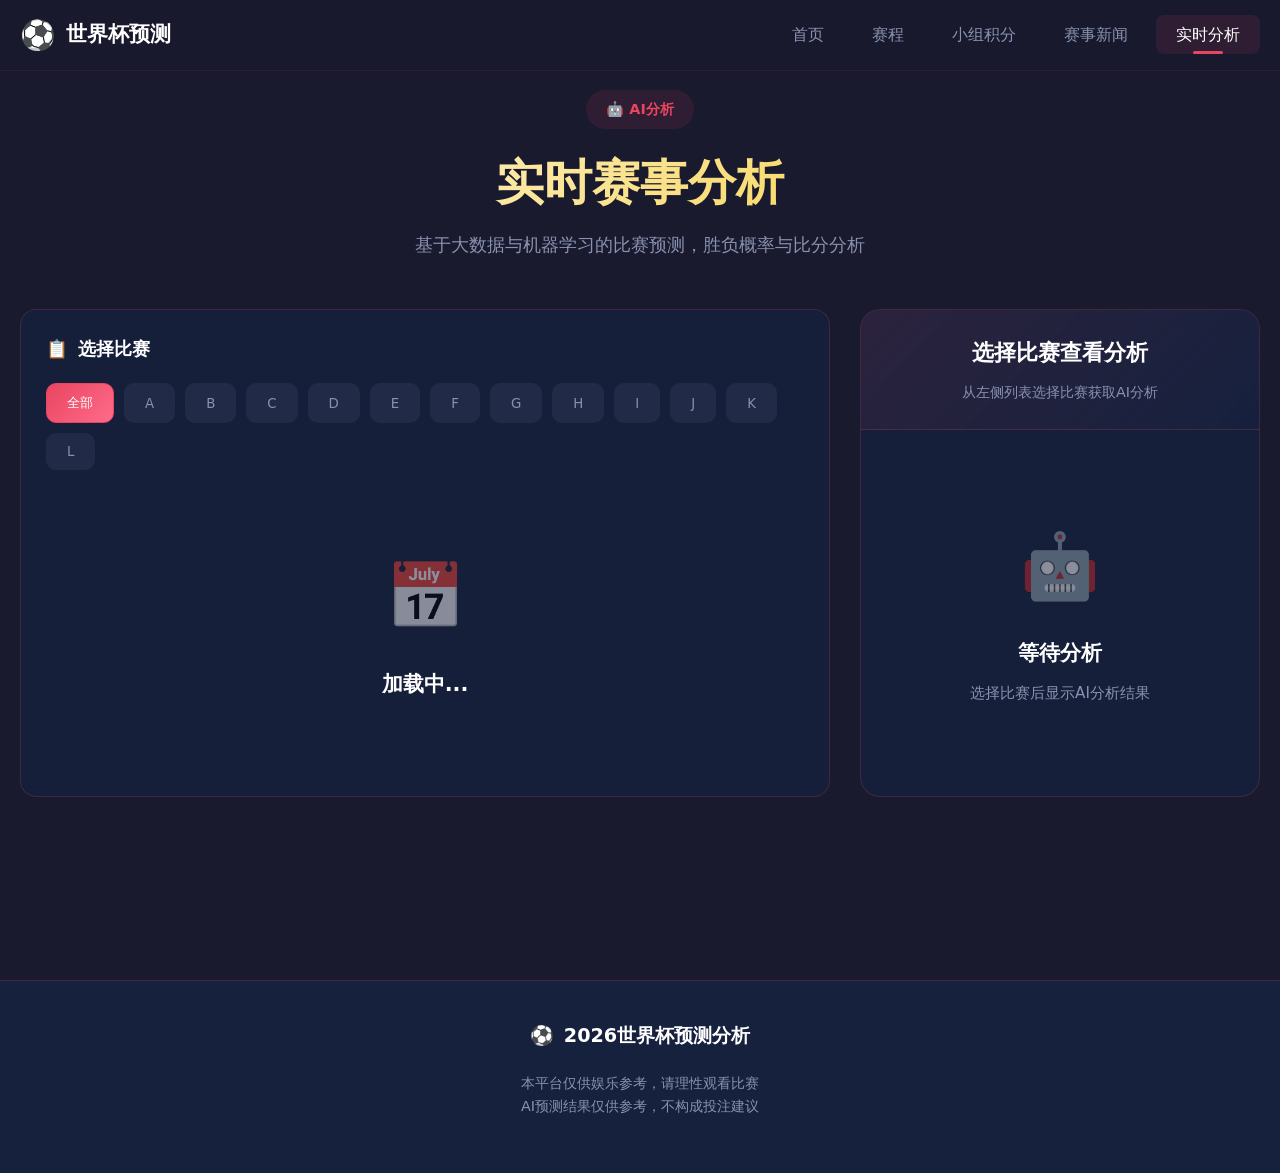
<file: analysis.html>
<!DOCTYPE html>
<html lang="zh-CN">
<head>
    <meta charset="UTF-8">
    <meta name="viewport" content="width=device-width, initial-scale=1.0">
    <title>实时分析 - 2026世界杯预测分析</title>
    <link rel="stylesheet" href="styles.css">
</head>
<body>
    <!-- 导航栏 -->
    <nav class="main-nav" id="mainNav">
        <div class="nav-container">
            <a href="index.html" class="nav-logo">
                <span class="logo-icon">⚽</span>
                <span class="logo-text">世界杯预测</span>
            </a>
            <ul class="nav-menu" id="navMenu">
                <li><a href="index.html" class="nav-link">首页</a></li>
                <li><a href="schedule.html" class="nav-link">赛程</a></li>
                <li><a href="standings.html" class="nav-link">小组积分</a></li>
                <li><a href="news.html" class="nav-link">赛事新闻</a></li>
                <li><a href="analysis.html" class="nav-link active">实时分析</a></li>
            </ul>
            <button class="nav-toggle" id="navToggle">
                <span></span>
                <span></span>
                <span></span>
            </button>
        </div>
    </nav>

    <!-- 主内容 -->
    <main class="page-content">
        <div class="container">
            <div class="section-header">
                <span class="section-badge">🤖 AI分析</span>
                <h1 class="section-title">实时赛事分析</h1>
                <p class="section-desc">基于大数据与机器学习的比赛预测，胜负概率与比分分析</p>
            </div>

            <!-- 分析容器 -->
            <div class="analysis-container">
                <!-- 比赛选择器 -->
                <div class="match-selector">
                    <h3 class="match-selector-title">
                        <span>📋</span>
                        <span>选择比赛</span>
                    </h3>
                    
                    <!-- 组别筛选 -->
                    <div class="filter-tabs" id="filterTabs" style="margin-bottom: 15px;">
                        <button class="filter-tab all active" data-group="all">全部</button>
                        <button class="filter-tab" data-group="A">A</button>
                        <button class="filter-tab" data-group="B">B</button>
                        <button class="filter-tab" data-group="C">C</button>
                        <button class="filter-tab" data-group="D">D</button>
                        <button class="filter-tab" data-group="E">E</button>
                        <button class="filter-tab" data-group="F">F</button>
                        <button class="filter-tab" data-group="G">G</button>
                        <button class="filter-tab" data-group="H">H</button>
                        <button class="filter-tab" data-group="I">I</button>
                        <button class="filter-tab" data-group="J">J</button>
                        <button class="filter-tab" data-group="K">K</button>
                        <button class="filter-tab" data-group="L">L</button>
                    </div>

                    <div class="match-selector-list" id="matchSelectorList">
                        <!-- 动态加载 -->
                    </div>
                </div>

                <!-- 分析面板 -->
                <div class="analysis-panel" id="analysisPanel">
                    <div class="analysis-header">
                        <h3 class="analysis-match-title" id="analysisTitle">选择比赛查看分析</h3>
                        <p class="analysis-match-info" id="analysisInfo">从左侧列表选择比赛获取AI分析</p>
                    </div>
                    <div class="analysis-content" id="analysisContent">
                        <div class="empty-state">
                            <div class="empty-state-icon">🤖</div>
                            <div class="empty-state-title">等待分析</div>
                            <p class="empty-state-desc">选择比赛后显示AI分析结果</p>
                        </div>
                    </div>
                </div>
            </div>
        </div>
    </main>

    <!-- 页脚 -->
    <footer class="site-footer">
        <div class="container">
            <div class="footer-content">
                <div class="footer-brand">
                    <span class="footer-logo">⚽</span>
                    <span class="footer-text">2026世界杯预测分析</span>
                </div>
                <div class="footer-disclaimer">
                    <p>本平台仅供娱乐参考，请理性观看比赛</p>
                    <p>AI预测结果仅供参考，不构成投注建议</p>
                </div>
            </div>
        </div>
    </footer>

    <script>
        // 数据
        let scheduleData = null;
        let analysisData = null;
        let currentGroup = 'all';
        let selectedMatchId = null;

        // 初始化
        document.addEventListener('DOMContentLoaded', async () => {
            initNavigation();
            await loadData();
            initFilters();
            renderMatchSelector();
            // 确保数据加载完成后自动选中第一场比赛
            if (scheduleData && scheduleData.matches && scheduleData.matches.length > 0) {
                const firstMatchId = scheduleData.matches[0].id;
                console.log('自动选中比赛ID:', firstMatchId, scheduleData.matches[0].home, 'vs', scheduleData.matches[0].away);
                selectMatch(firstMatchId);
            }
        });

        // 导航
        function initNavigation() {
            const navToggle = document.getElementById('navToggle');
            const navMenu = document.getElementById('navMenu');
            const mainNav = document.getElementById('mainNav');

            navToggle.addEventListener('click', () => {
                navToggle.classList.toggle('active');
                navMenu.classList.toggle('active');
            });

            window.addEventListener('scroll', () => {
                if (window.scrollY > 100) {
                    mainNav.classList.add('scrolled');
                } else {
                    mainNav.classList.remove('scrolled');
                }
            });
        }

        // 加载数据
        async function loadData() {
            try {
                const ts = Date.now();
                const [scheduleRes, analysisRes] = await Promise.all([
                    fetch(`data/schedule.json?t=${ts}`),
                    fetch(`data/analysis.json?t=${ts}`)
                ]);
                scheduleData = await scheduleRes.json();
                analysisData = await analysisRes.json();
                console.log('数据加载成功:', scheduleData?.matches?.length, '场比赛');
            } catch (e) {
                console.error('数据加载失败:', e);
            }
        }

        // 筛选器
        function initFilters() {
            const tabs = document.querySelectorAll('.filter-tab');
            tabs.forEach(tab => {
                tab.addEventListener('click', () => {
                    tabs.forEach(t => t.classList.remove('active'));
                    tab.classList.add('active');
                    currentGroup = tab.dataset.group;
                    renderMatchSelector();
                });
            });
        }

        // 获取比赛分析
        function getMatchAnalysis(matchId) {
            if (!analysisData || !analysisData.matches) return null;
            // 尝试多种匹配方式
            let analysis = analysisData.matches.find(m => m.match_id === matchId);
            if (!analysis) {
                // 尝试按日期和球队名匹配
                const match = scheduleData.matches.find(m => m.id === matchId);
                if (match) {
                    analysis = analysisData.matches.find(m => 
                        m.home_name === match.home && 
                        m.away_name === match.away &&
                        m.date === match.date
                    );
                }
            }
            return analysis;
        }

        // 渲染比赛选择器
        function renderMatchSelector() {
            const container = document.getElementById('matchSelectorList');
            if (!scheduleData || !scheduleData.matches) {
                container.innerHTML = `
                    <div class="empty-state">
                        <div class="empty-state-icon">📅</div>
                        <div class="empty-state-title">加载中...</div>
                    </div>
                `;
                return;
            }

            let matches = scheduleData.matches;
            if (currentGroup !== 'all') {
                matches = matches.filter(m => m.group === currentGroup);
            }

            if (matches.length === 0) {
                container.innerHTML = `
                    <div class="empty-state">
                        <div class="empty-state-icon">📅</div>
                        <div class="empty-state-title">暂无比赛</div>
                    </div>
                `;
                return;
            }

            container.innerHTML = matches.map(match => {
                const statusText = match.status === 'completed' ? '已结束' : 
                                   match.status === 'live' ? '进行中' : '未开始';
                const isSelected = selectedMatchId === match.id;
                
                let score = 'VS';
                if (match.status === 'completed' && match.homeScore !== undefined) {
                    score = `${match.homeScore} - ${match.awayScore}`;
                }

                return `
                    <div class="match-selector-item ${isSelected ? 'active' : ''}" 
                         onclick="selectMatch(${match.id})">
                        <div class="match-selector-teams">
                            ${match.home} vs ${match.away}
                        </div>
                        <div class="match-selector-info">
                            <span>${match.group}组 · ${formatDate(match.date)} ${match.time}</span>
                            <span>${score}</span>
                        </div>
                    </div>
                `;
            }).join('');
        }

        // 选择比赛
        function selectMatch(matchId) {
            selectedMatchId = matchId;
            renderMatchSelector();
            showMatchAnalysis(matchId);
        }

        // 显示比赛分析
        function showMatchAnalysis(matchId) {
            const match = scheduleData.matches.find(m => m.id === matchId);
            const analysis = getMatchAnalysis(matchId);
            const venue = scheduleData.venues ? (scheduleData.venues[match?.venue] || {}) : {};
            
            console.log('showMatchAnalysis called:', matchId, {
                match: match ? `${match.home} vs ${match.away}` : 'NOT FOUND',
                analysisFound: !!analysis,
                analysisKeys: analysis?.analysis ? Object.keys(analysis.analysis) : []
            });

            if (!match) {
                console.error('未找到比赛:', matchId);
                return;
            }

            // 更新标题
            document.getElementById('analysisTitle').textContent = `${match.home} vs ${match.away}`;
            
            let score = 'VS';
            if (match.status === 'completed' && match.homeScore !== undefined) {
                score = `${match.homeScore} - ${match.awayScore}`;
            }
            
            const statusText = match.status === 'completed' ? '已结束' : 
                               match.status === 'live' ? '进行中' : '未开始';

            document.getElementById('analysisInfo').innerHTML = `
                ${match.group}组 · ${formatDate(match.date)} ${match.time} · ${score} · ${statusText}
            `;

            // 构建分析内容
            let content = '';

            if (analysis && analysis.analysis) {
                const a = analysis.analysis;
                
                content = `
                    <!-- 基本信息 -->
                    <div class="analysis-section">
                        <h4 class="analysis-section-title">比赛信息</h4>
                        <div style="display: grid; grid-template-columns: 1fr 1fr; gap: 15px;">
                            <div style="background: rgba(136, 146, 176, 0.05); padding: 15px; border-radius: 12px;">
                                <div style="color: var(--text-muted); font-size: 0.85rem; margin-bottom: 5px;">🏆 ${match.group}组 第${match.round}轮</div>
                                <div style="font-weight: 600;">${match.home}</div>
                                <div style="color: var(--text-muted); font-size: 0.9rem;">FIFA排名: ${analysis.home_ranking || '--'}</div>
                            </div>
                            <div style="background: rgba(136, 146, 176, 0.05); padding: 15px; border-radius: 12px;">
                                <div style="color: var(--text-muted); font-size: 0.85rem; margin-bottom: 5px;">🏆 VS</div>
                                <div style="font-weight: 600;">${match.away}</div>
                                <div style="color: var(--text-muted); font-size: 0.9rem;">FIFA排名: ${analysis.away_ranking || '--'}</div>
                            </div>
                        </div>
                    </div>

                    <!-- 场地信息 -->
                    <div class="analysis-section">
                        <h4 class="analysis-section-title">场地信息</h4>
                        <p class="analysis-text">
                            🏟️ ${venue.name || match.city || '未知场馆'}<br>
                            📍 ${venue.city || ''}, ${venue.country || ''}<br>
                            👥 容量: ${venue.capacity ? venue.capacity.toLocaleString() + '人' : '--'}
                            ${analysis.altitude ? `<br>⛰️ 海拔: ${analysis.altitude}米` : ''}
                        </p>
                    </div>

                    <!-- 战术分析 -->
                    <div class="analysis-section">
                        <h4 class="analysis-section-title">战术分析</h4>
                        <p class="analysis-text">${a.tactics || '暂无战术分析数据'}</p>
                    </div>

                    <!-- 关键球员 -->
                    <div class="analysis-section">
                        <h4 class="analysis-section-title">关键球员</h4>
                        <p class="analysis-text">${a.key_players || '暂无关键球员信息'}</p>
                    </div>

                    <!-- 赔率分析 -->
                    <div class="analysis-section">
                        <h4 class="analysis-section-title">赔率分析</h4>
                        <p class="analysis-text">${a.odds_analysis || '暂无赔率分析数据'}</p>
                    </div>

                    <!-- 冷门分析 -->
                    <div class="analysis-section">
                        <h4 class="analysis-section-title">冷门分析</h4>
                        <p class="analysis-text">${a.upset_factors || '暂无冷门分析数据'}</p>
                    </div>

                    <!-- 比分预测 -->
                    ${a.prediction ? `
                    <div class="analysis-prediction">
                        <div style="margin-bottom: 15px; font-size: 0.9rem; color: var(--text-muted);">🎯 比分预测</div>
                        <div class="prediction-score">${a.prediction.score || '--'}</div>
                        <div class="prediction-result">${a.prediction.result || '预测中'}</div>
                        <span class="prediction-confidence">置信度: ${a.prediction.confidence || '中'}</span>
                        ${a.prediction.upset_score ? `
                        <div class="prediction-alternative">
                            ⚡ 冷门比分: ${a.prediction.upset_score}
                        </div>
                        ` : ''}
                    </div>
                    ` : ''}

                    <!-- 总结 -->
                    <div class="analysis-section">
                        <h4 class="analysis-section-title">分析总结</h4>
                        <p class="analysis-text">
                            ${match.home} vs ${match.away} 的比赛将在 ${venue.name || match.city} 进行。
                            ${analysis.home_ranking && analysis.away_ranking ? 
                                `主队FIFA排名${analysis.home_ranking}位，客队排名${analysis.away_ranking}位。` : ''}
                            本场比赛值得关注的关键点包括战术安排、关键球员发挥以及场地因素影响。
                        </p>
                    </div>
                `;
            } else {
                content = `
                    <div class="empty-state">
                        <div class="empty-state-icon">📊</div>
                        <div class="empty-state-title">暂无详细分析</div>
                        <p class="empty-state-desc">
                            比赛: ${match.home} vs ${match.away}<br>
                            时间: ${formatDate(match.date)} ${match.time}<br>
                            场地: ${venue.name || match.city || '未知'}<br><br>
                            分析数据正在生成中，请稍后再试。
                        </p>
                    </div>
                `;
            }

            document.getElementById('analysisContent').innerHTML = content;
        }

        // 格式化日期
        function formatDate(dateStr) {
            const date = new Date(dateStr);
            return `${date.getMonth() + 1}月${date.getDate()}日`;
        }
    </script>
</body>
</html>
</file>
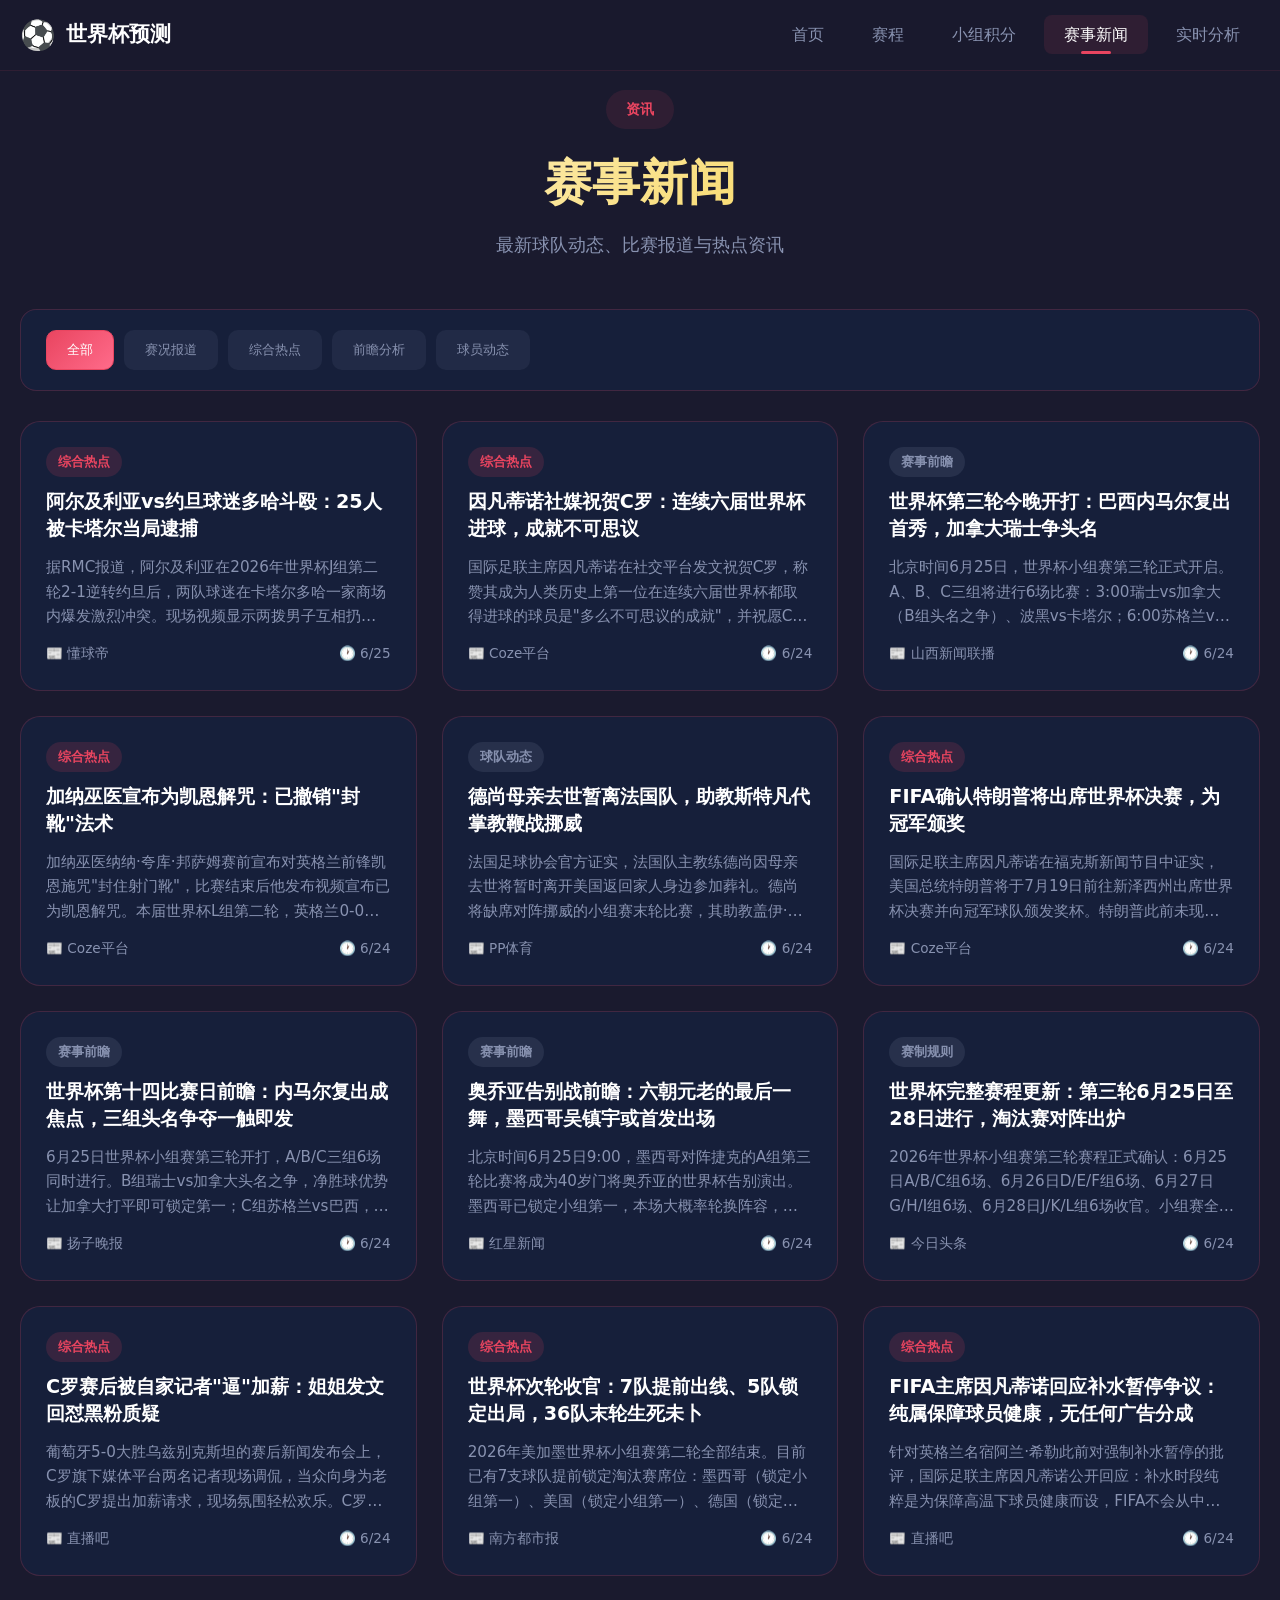
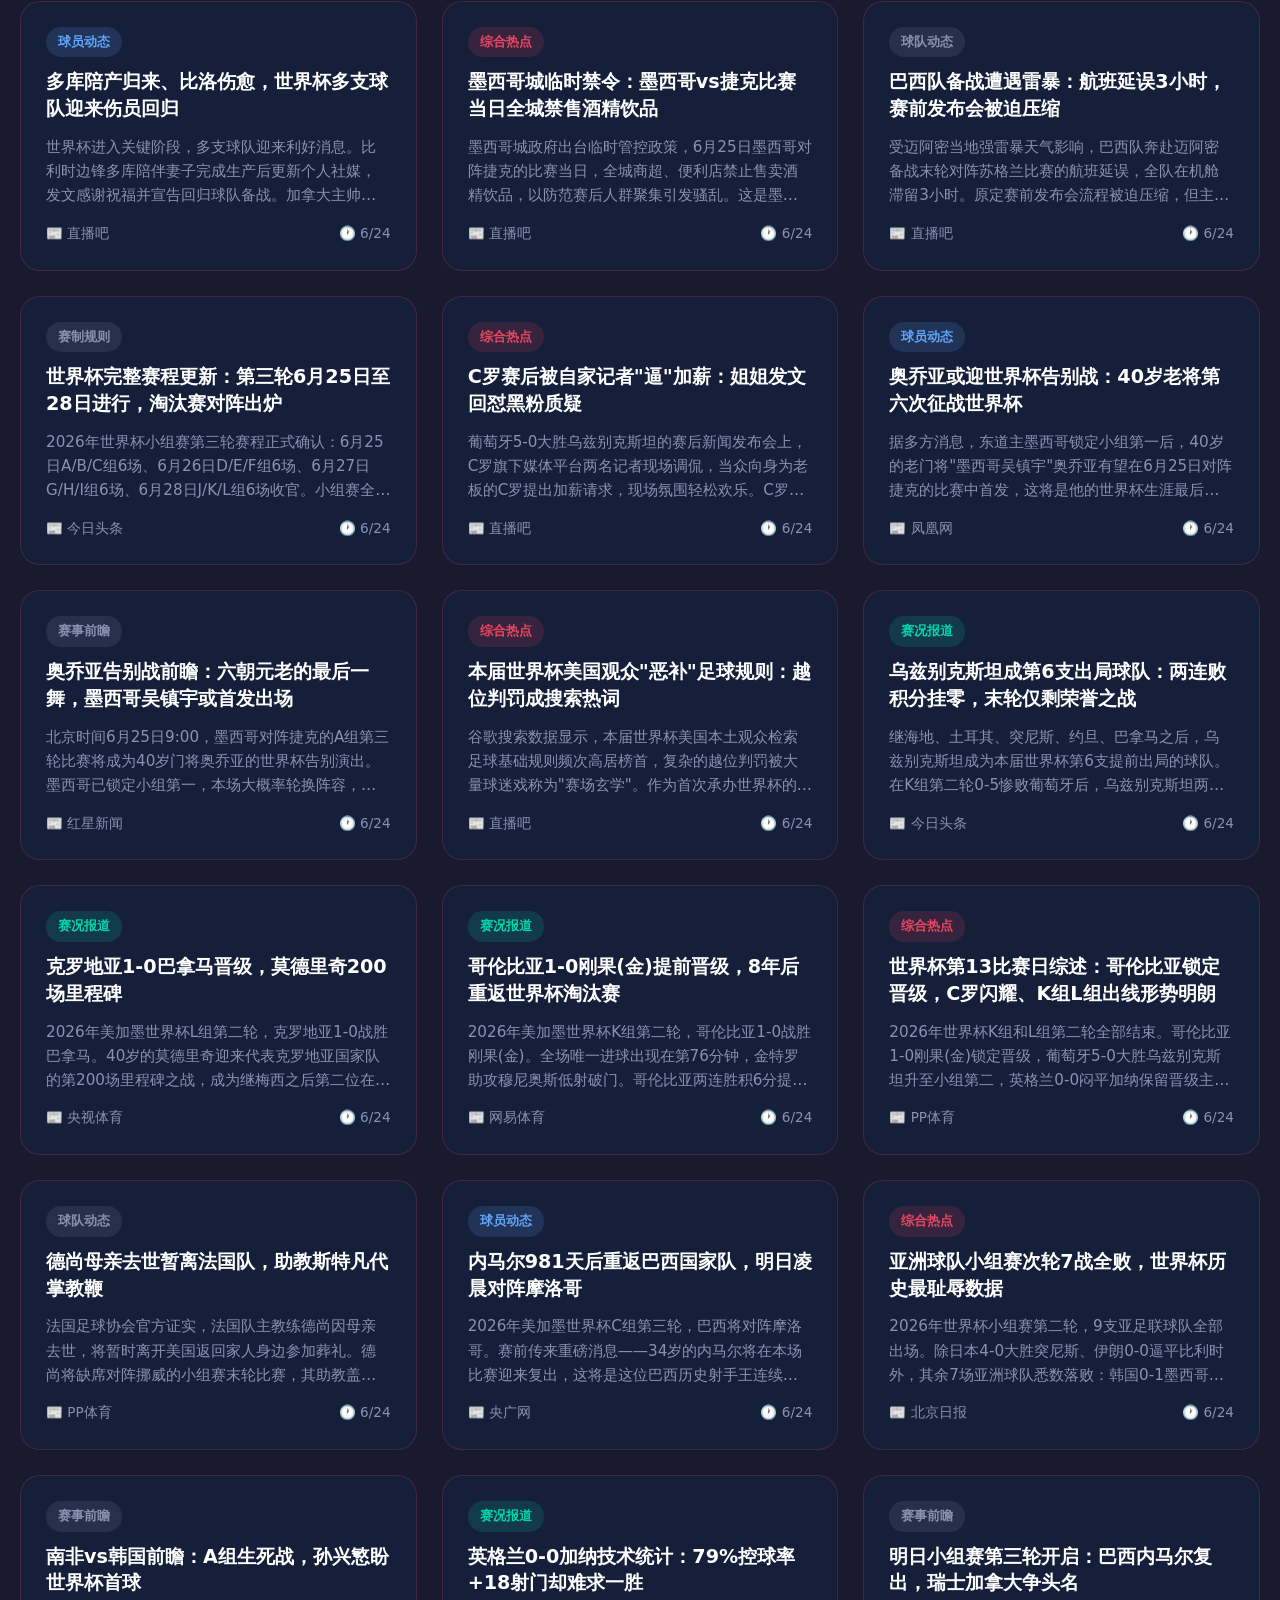
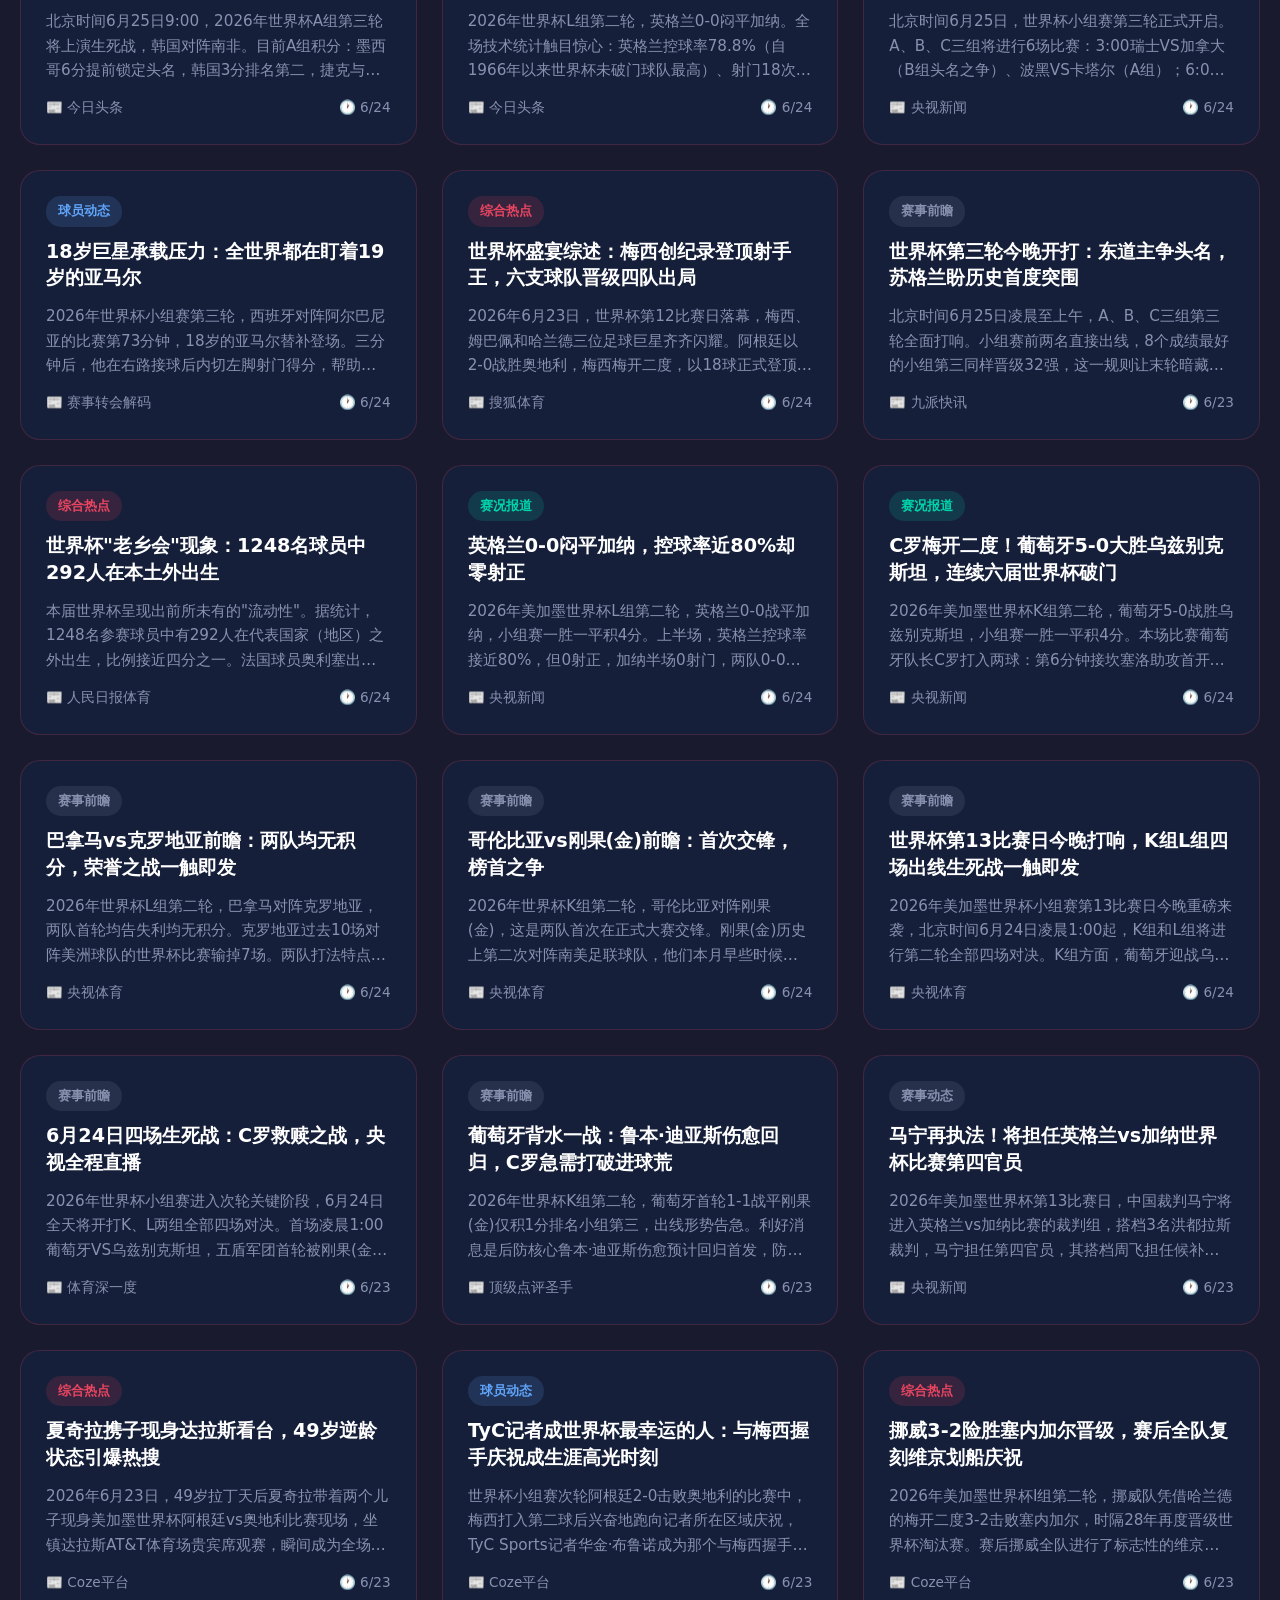
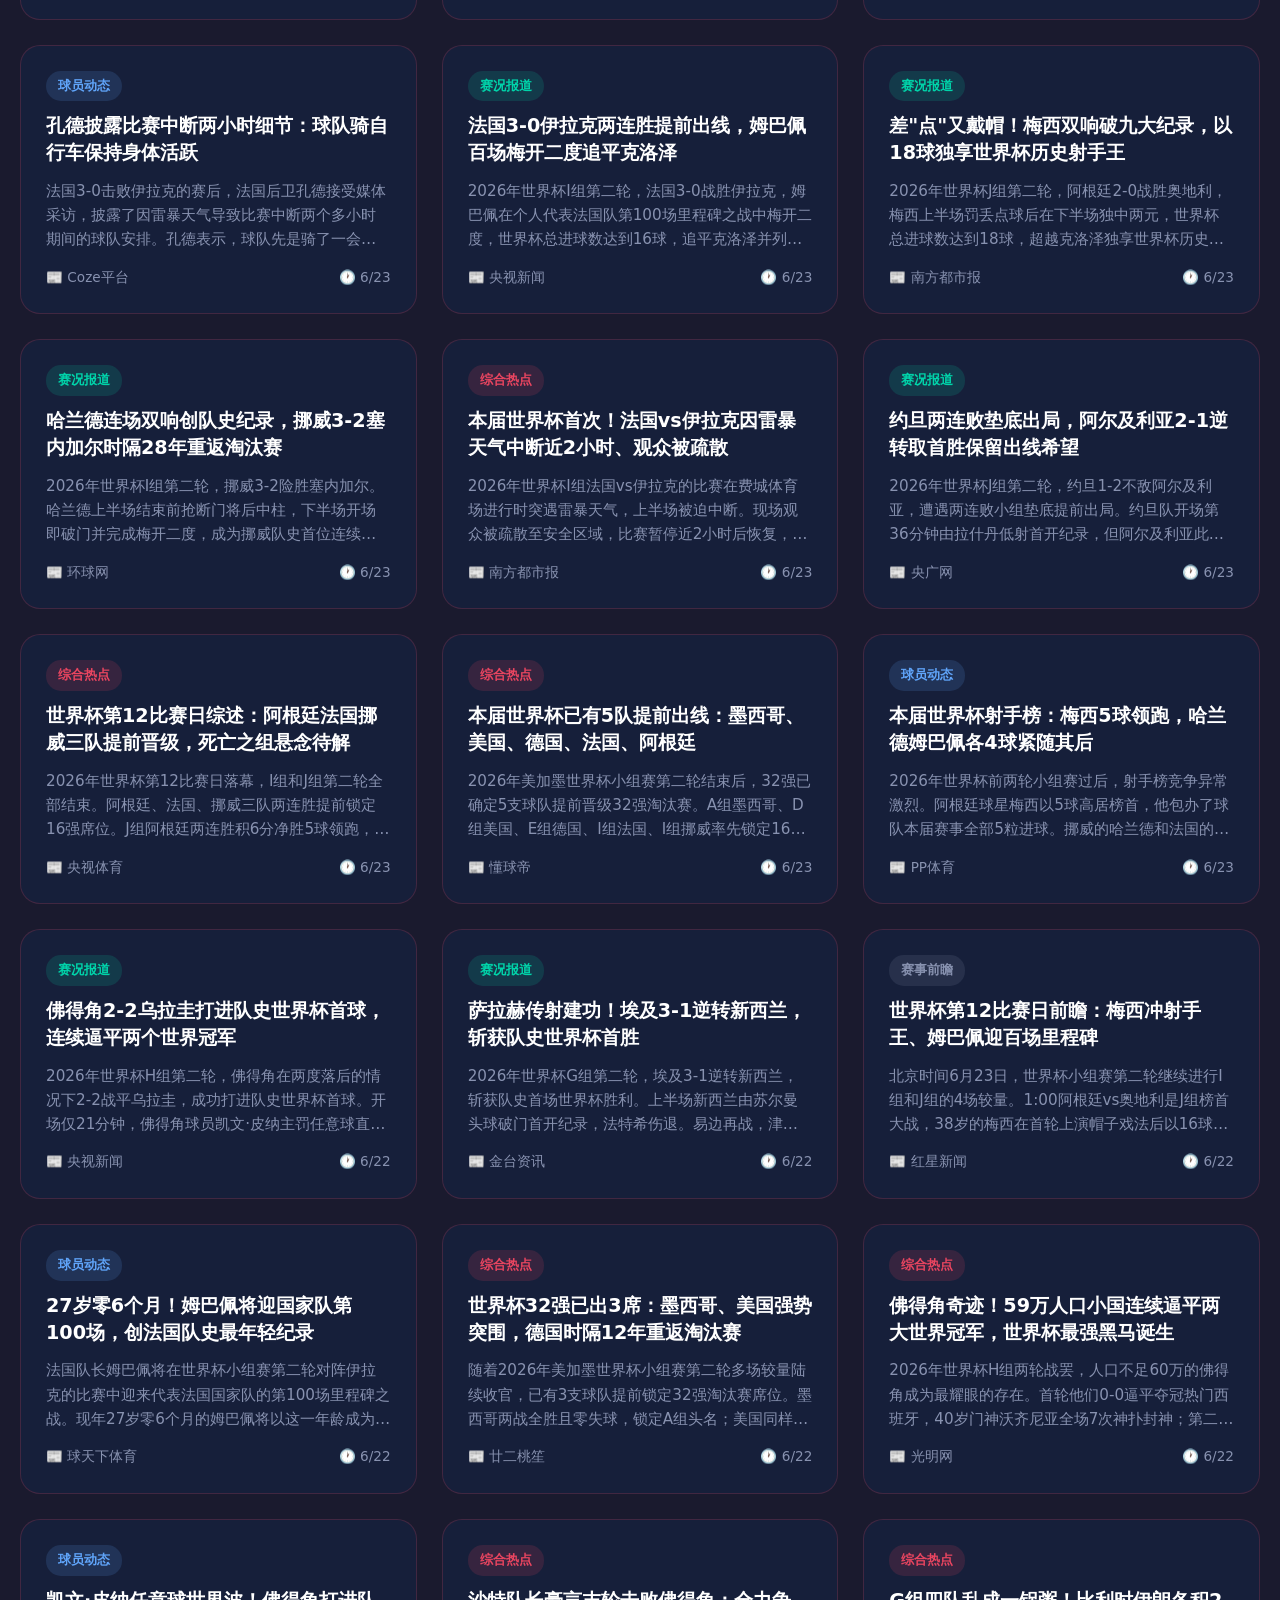
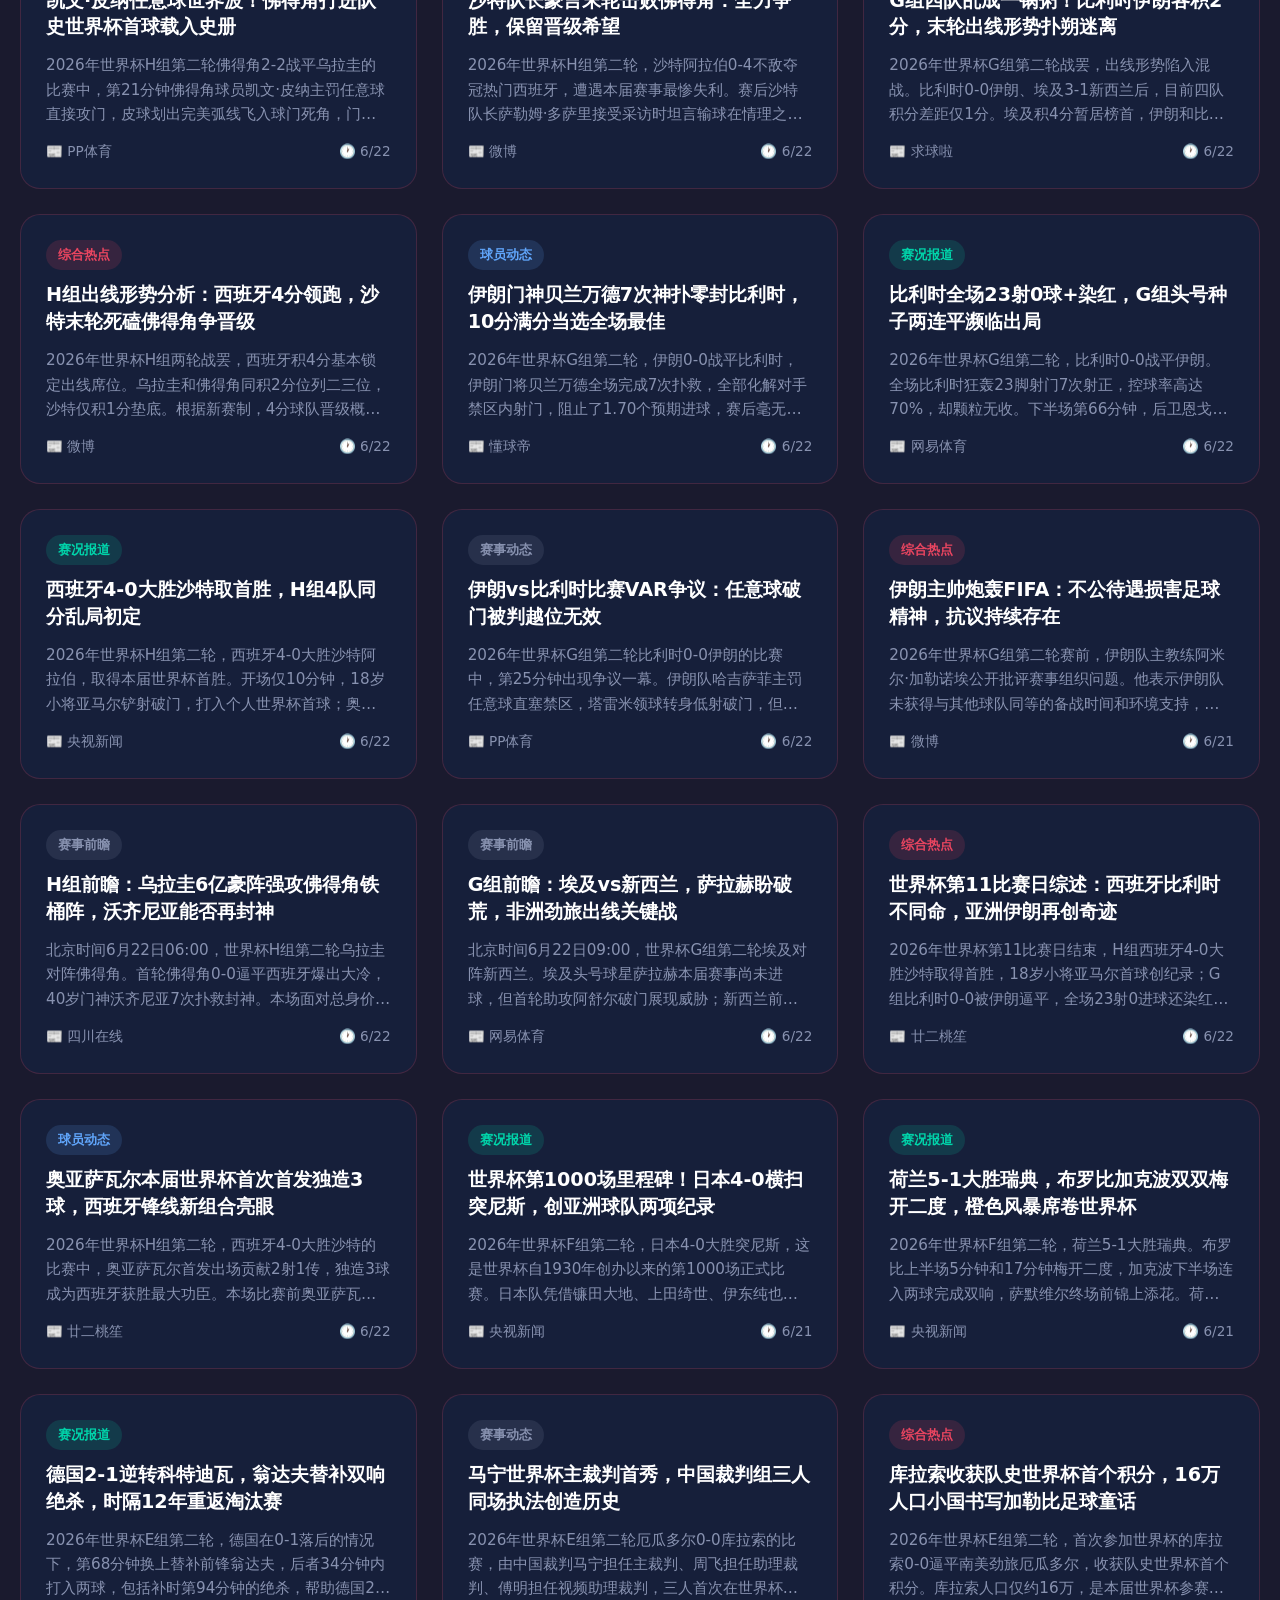
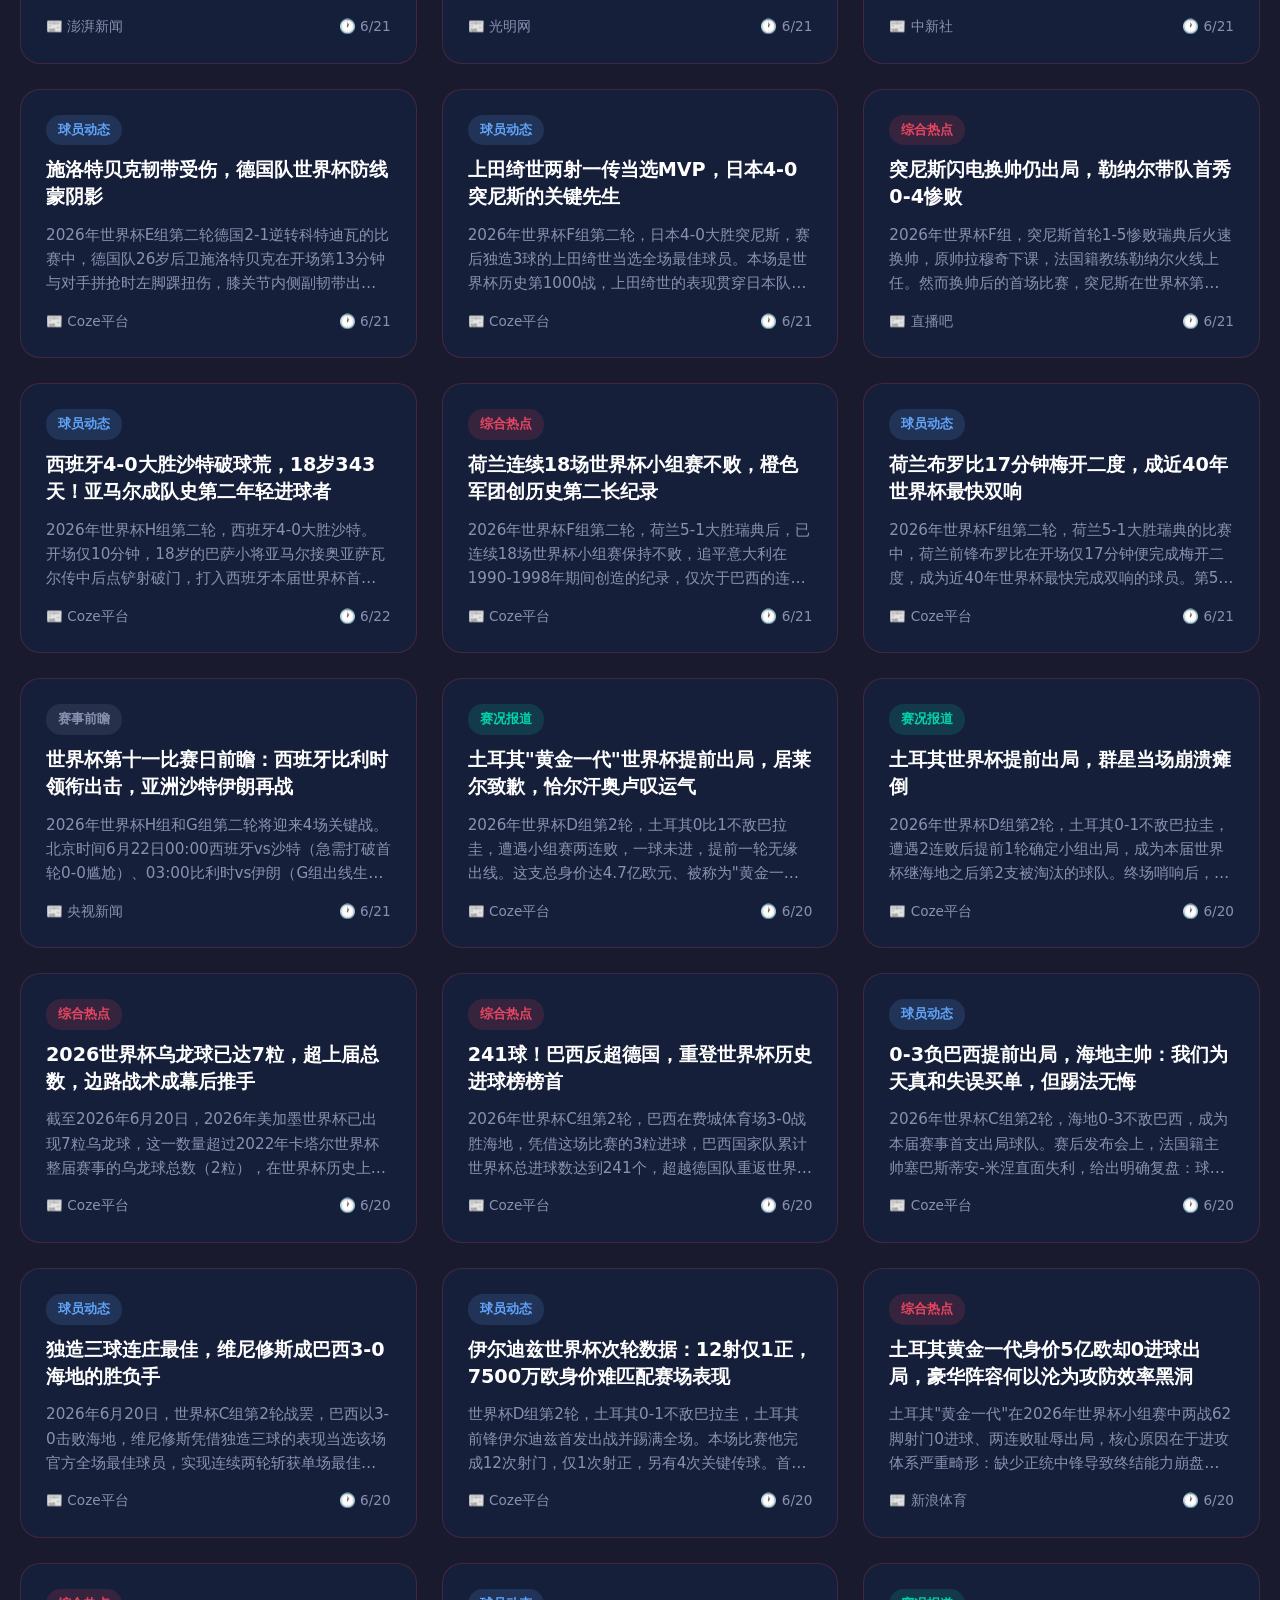
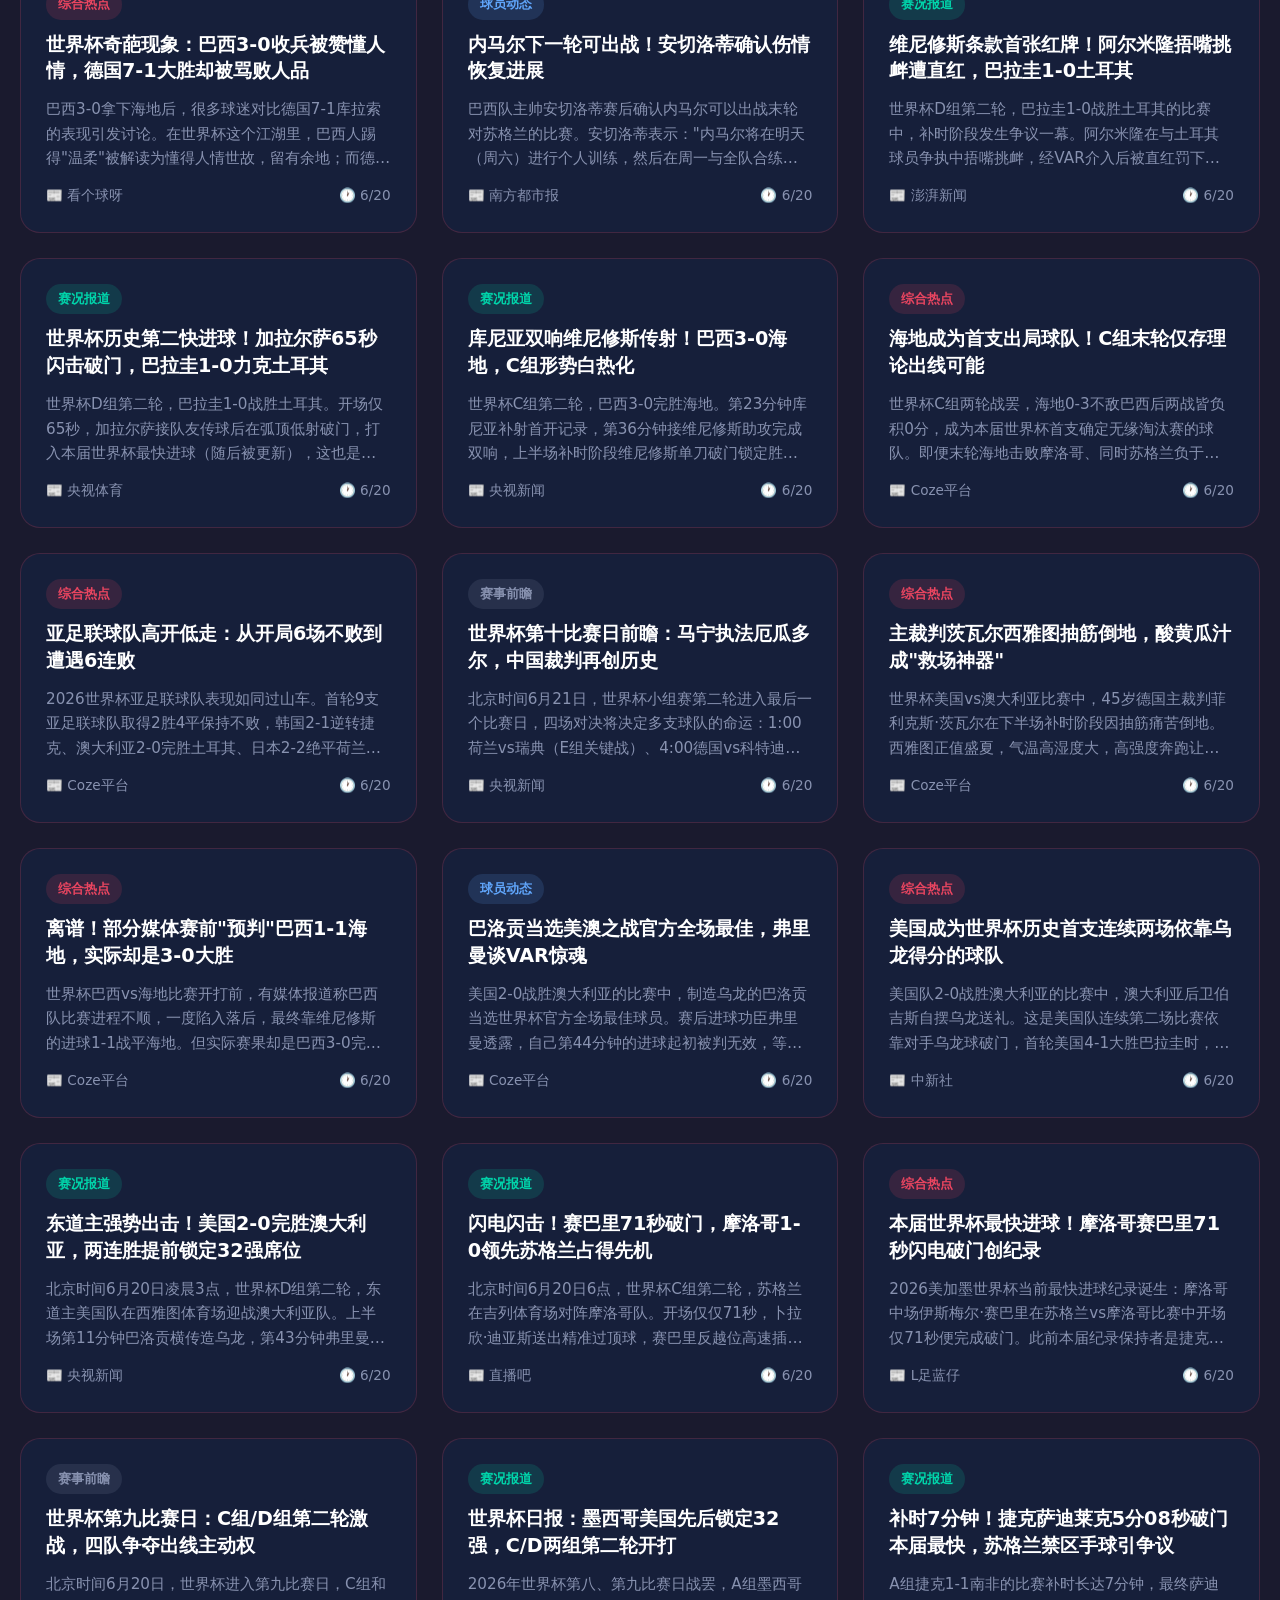
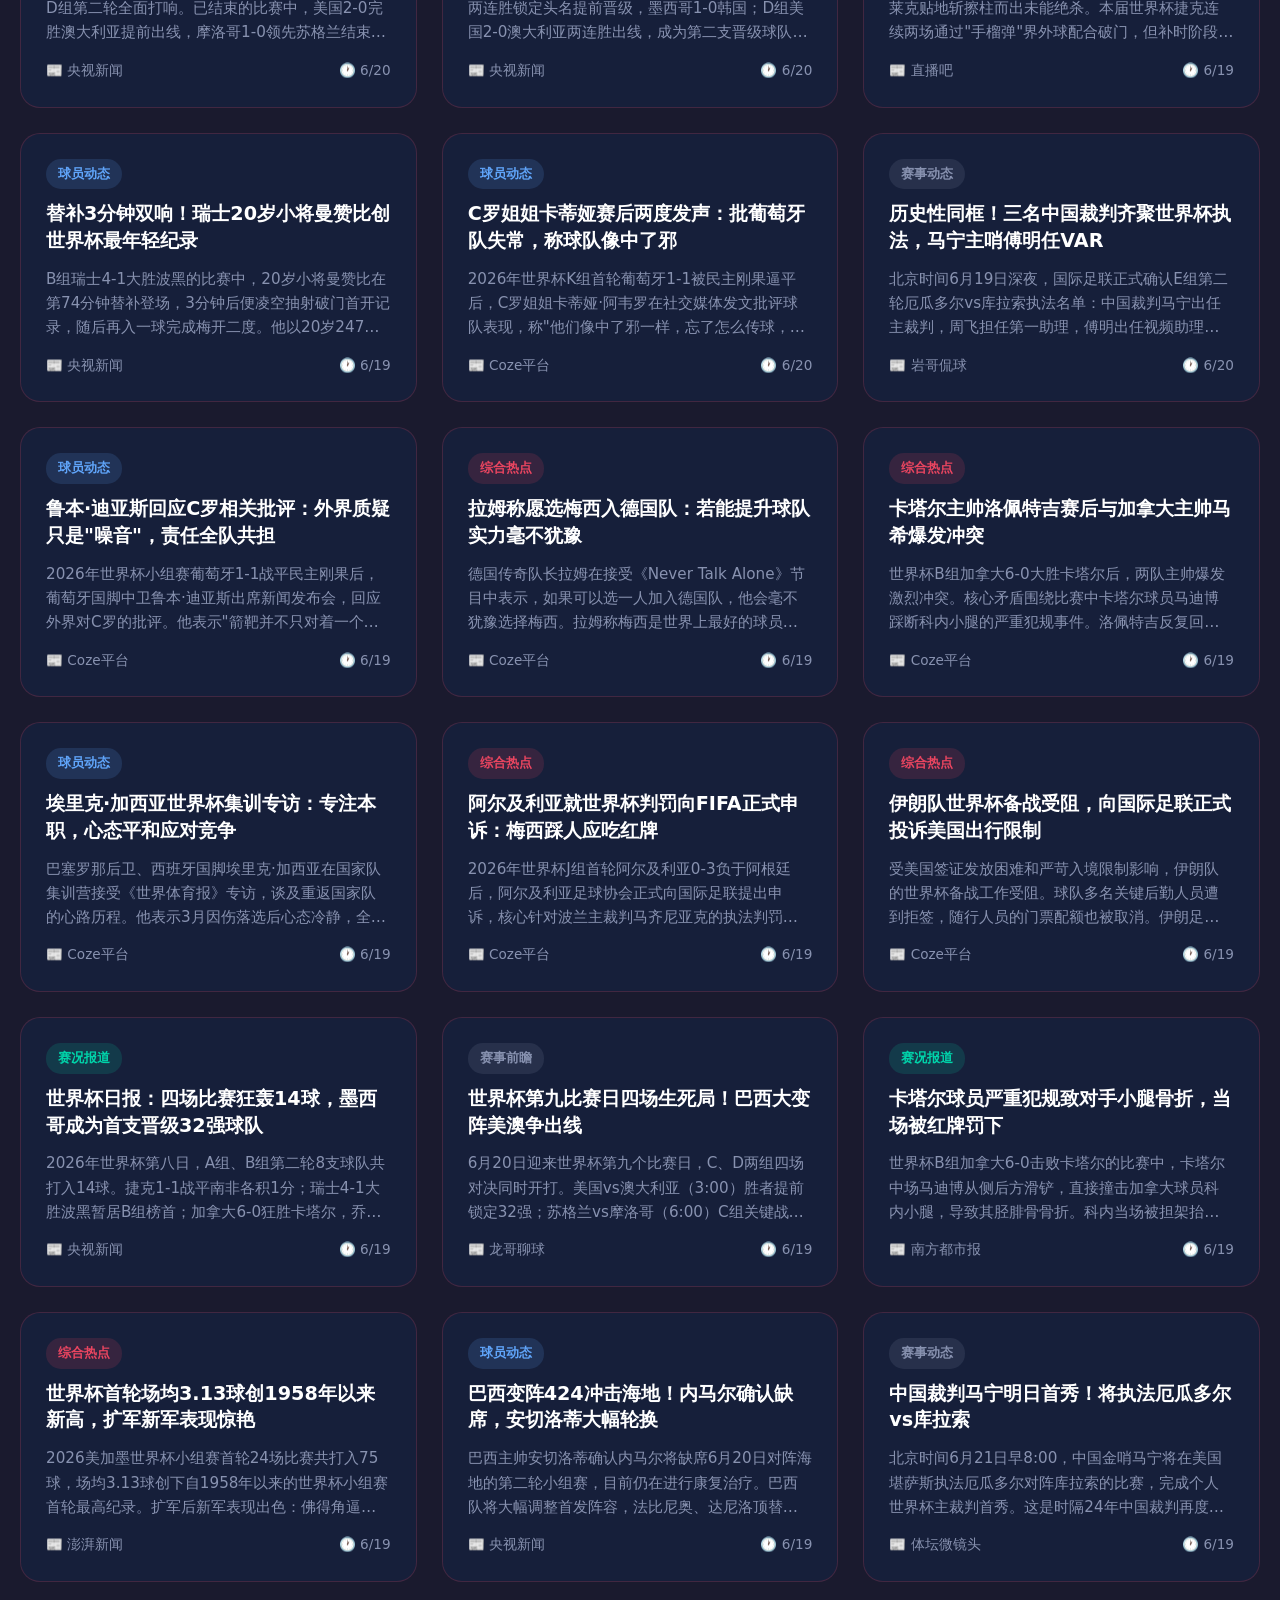
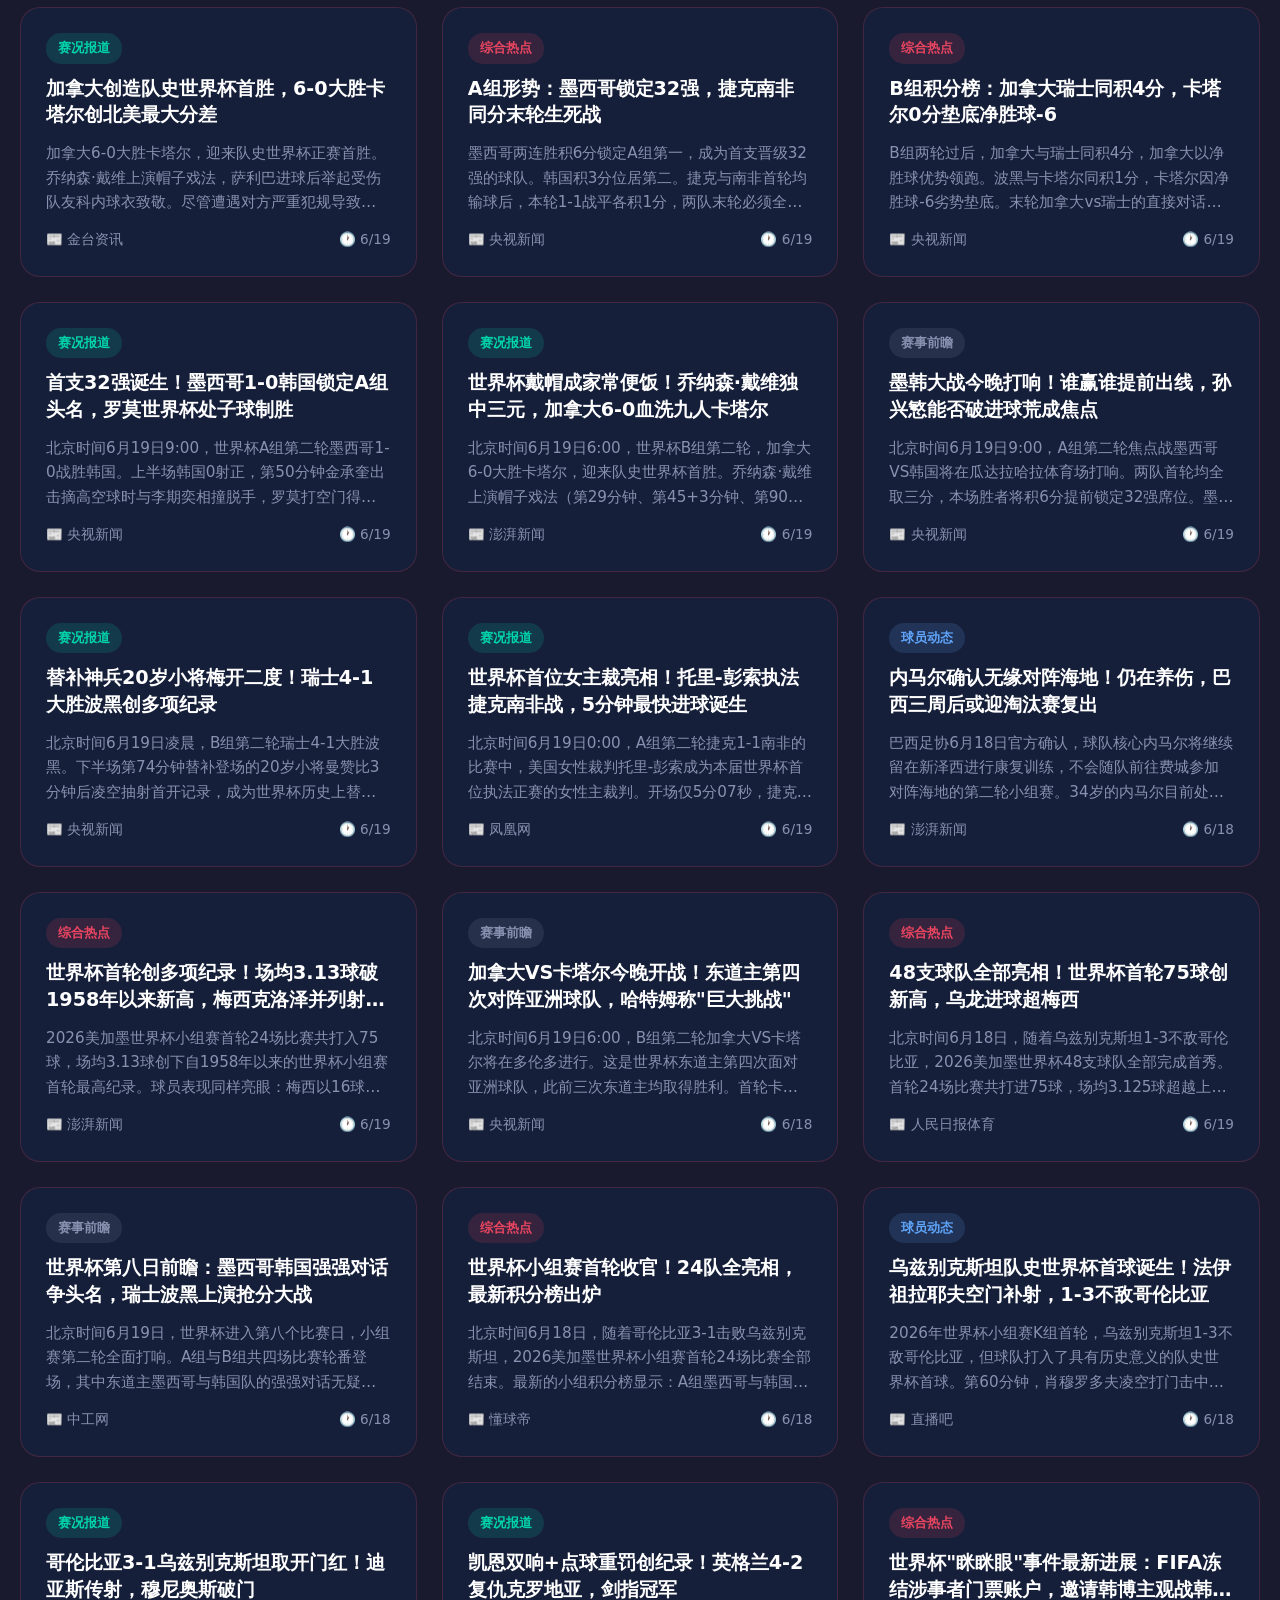
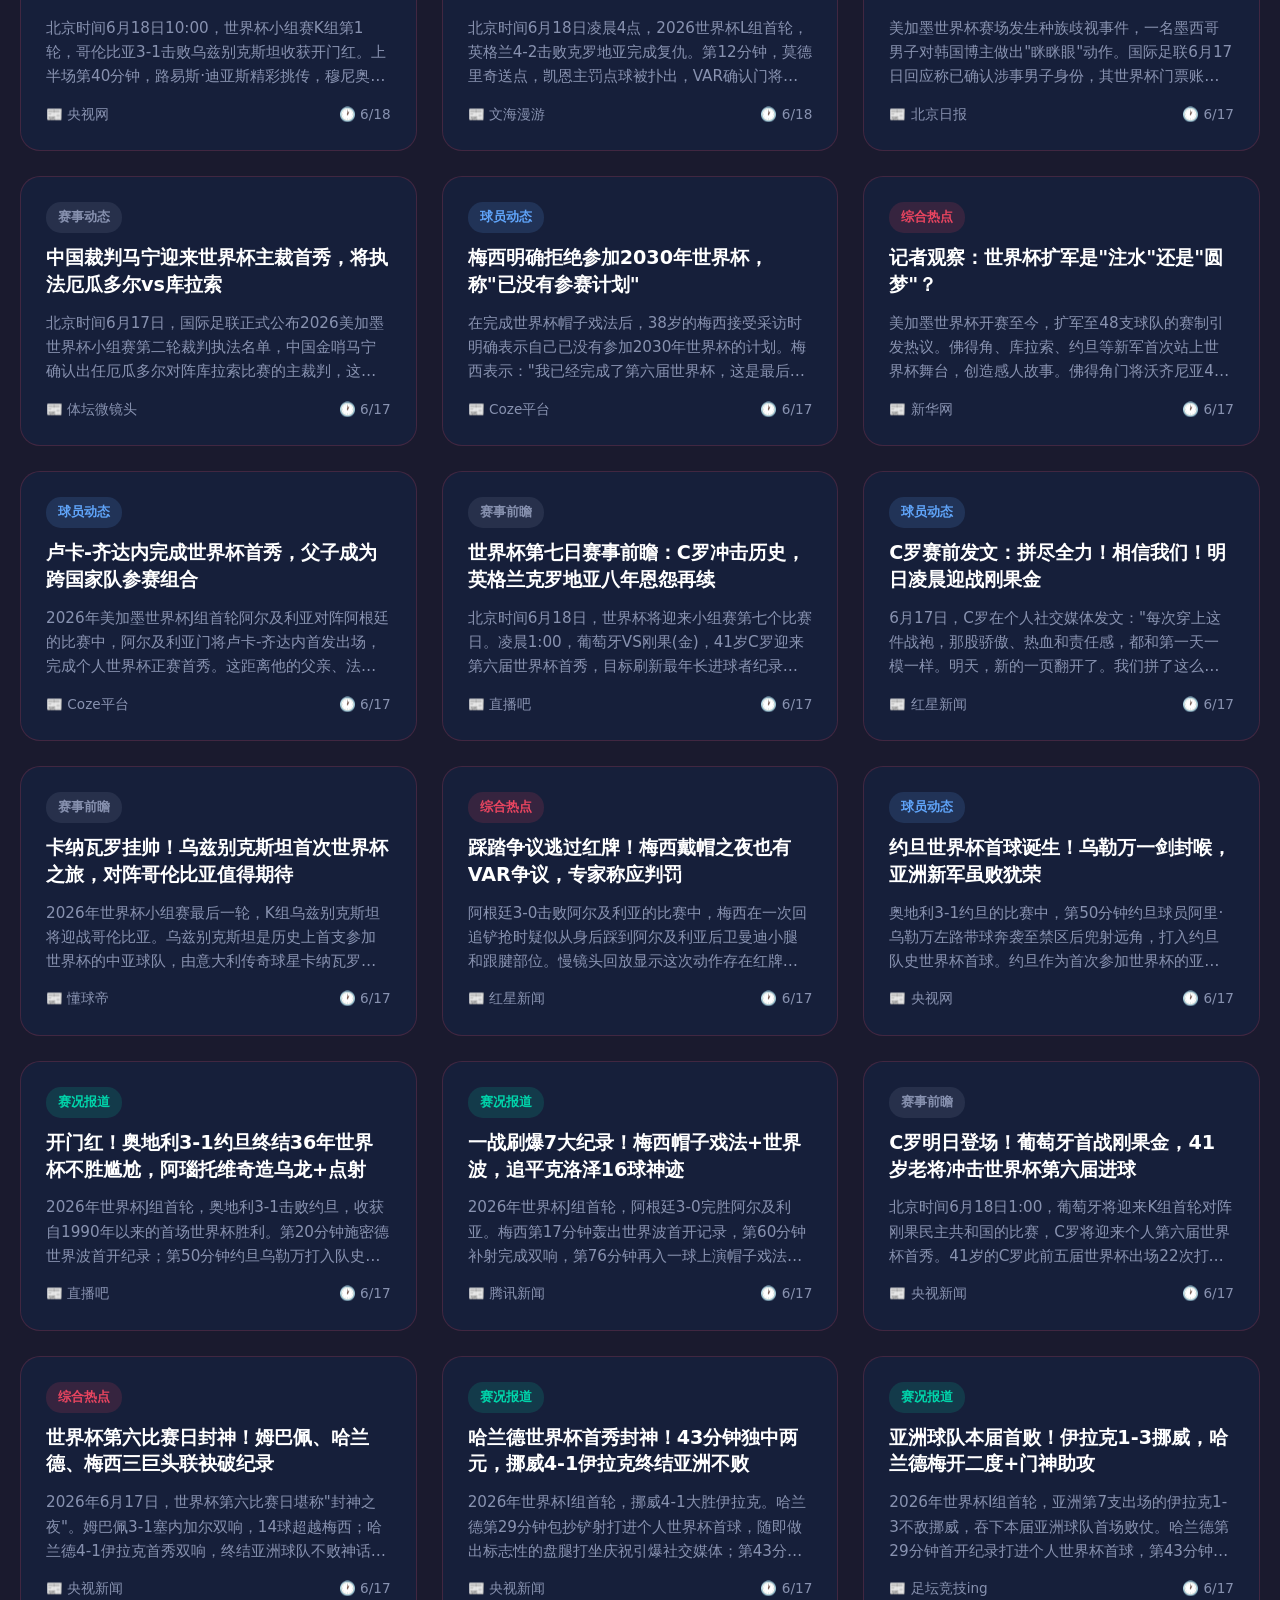
<file: news.html>
<!DOCTYPE html>
<html lang="zh-CN">
<head>
    <meta charset="UTF-8">
    <meta name="viewport" content="width=device-width, initial-scale=1.0">
    <title>赛事新闻 - 2026世界杯预测分析</title>
    <link rel="stylesheet" href="styles.css">
</head>
<body>
    <!-- 导航栏 -->
    <nav class="main-nav" id="mainNav">
        <div class="nav-container">
            <a href="index.html" class="nav-logo">
                <span class="logo-icon">⚽</span>
                <span class="logo-text">世界杯预测</span>
            </a>
            <ul class="nav-menu" id="navMenu">
                <li><a href="index.html" class="nav-link">首页</a></li>
                <li><a href="schedule.html" class="nav-link">赛程</a></li>
                <li><a href="standings.html" class="nav-link">小组积分</a></li>
                <li><a href="news.html" class="nav-link active">赛事新闻</a></li>
                <li><a href="analysis.html" class="nav-link">实时分析</a></li>
            </ul>
            <button class="nav-toggle" id="navToggle">
                <span></span>
                <span></span>
                <span></span>
            </button>
        </div>
    </nav>

    <!-- 主内容 -->
    <main class="page-content">
        <div class="container">
            <div class="section-header">
                <span class="section-badge">资讯</span>
                <h1 class="section-title">赛事新闻</h1>
                <p class="section-desc">最新球队动态、比赛报道与热点资讯</p>
            </div>

            <!-- 分类标签 -->
            <div class="filter-bar">
                <div class="filter-tabs" id="categoryTabs">
                    <button class="filter-tab all active" data-category="all">全部</button>
                    <button class="filter-tab" data-category="赛况报道">赛况报道</button>
                    <button class="filter-tab" data-category="综合热点">综合热点</button>
                    <button class="filter-tab" data-category="前瞻分析">前瞻分析</button>
                    <button class="filter-tab" data-category="球员动态">球员动态</button>
                </div>
            </div>

            <!-- 新闻列表 -->
            <div class="news-grid" id="newsGrid">
                <!-- 动态加载 -->
            </div>
        </div>
    </main>

    <!-- 侧滑面板遮罩 -->
    <div class="slide-panel-overlay" id="slideOverlay" onclick="closeSlidePanel()"></div>

    <!-- 侧滑面板 -->
    <div class="slide-panel" id="slidePanel">
        <div class="slide-panel-header">
            <h3 class="modal-title">新闻详情</h3>
            <button class="modal-close" onclick="closeSlidePanel()">×</button>
        </div>
        <div class="slide-panel-body" id="slidePanelBody">
            <!-- 动态内容 -->
        </div>
    </div>

    <!-- 页脚 -->
    <footer class="site-footer">
        <div class="container">
            <div class="footer-content">
                <div class="footer-brand">
                    <span class="footer-logo">⚽</span>
                    <span class="footer-text">2026世界杯预测分析</span>
                </div>
                <div class="footer-disclaimer">
                    <p>本平台仅供娱乐参考，请理性观看比赛</p>
                    <p>AI预测结果仅供参考，不构成投注建议</p>
                </div>
            </div>
        </div>
    </footer>

    <script>
        // 数据
        let newsData = null;
        let currentCategory = 'all';

        // 初始化
        document.addEventListener('DOMContentLoaded', async () => {
            initNavigation();
            await loadData();
            initFilters();
            renderNews();
        });

        // 导航
        function initNavigation() {
            const navToggle = document.getElementById('navToggle');
            const navMenu = document.getElementById('navMenu');
            const mainNav = document.getElementById('mainNav');

            navToggle.addEventListener('click', () => {
                navToggle.classList.toggle('active');
                navMenu.classList.toggle('active');
            });

            window.addEventListener('scroll', () => {
                if (window.scrollY > 100) {
                    mainNav.classList.add('scrolled');
                } else {
                    mainNav.classList.remove('scrolled');
                }
            });
        }

        // 加载数据
        async function loadData() {
            try {
                const res = await fetch('data/news.json');
                newsData = await res.json();
            } catch (e) {
                console.error('数据加载失败:', e);
                document.getElementById('newsGrid').innerHTML = `
                    <div class="empty-state">
                        <div class="empty-state-icon">⚠️</div>
                        <div class="empty-state-title">数据加载失败</div>
                        <p class="empty-state-desc">请刷新页面重试</p>
                    </div>
                `;
            }
        }

        // 分类标签颜色
        const categoryColors = {
            '赛况报道': 'rgba(0, 212, 170, 0.15)',
            '综合热点': 'rgba(233, 69, 96, 0.15)',
            '前瞻分析': 'rgba(245, 197, 24, 0.15)',
            '球员动态': 'rgba(96, 165, 250, 0.15)'
        };

        const categoryTextColors = {
            '赛况报道': 'var(--success)',
            '综合热点': 'var(--accent)',
            '前瞻分析': 'var(--gold)',
            '球员动态': '#60a5fa'
        };

        // 筛选器
        function initFilters() {
            const tabs = document.querySelectorAll('.filter-tab');
            tabs.forEach(tab => {
                tab.addEventListener('click', () => {
                    tabs.forEach(t => t.classList.remove('active'));
                    tab.classList.add('active');
                    currentCategory = tab.dataset.category;
                    renderNews();
                });
            });
        }

        // 渲染新闻
        function renderNews() {
            const container = document.getElementById('newsGrid');
            if (!newsData || !newsData.news) {
                container.innerHTML = `
                    <div class="empty-state">
                        <div class="empty-state-icon">📰</div>
                        <div class="empty-state-title">暂无新闻</div>
                        <p class="empty-state-desc">新闻正在加载中</p>
                    </div>
                `;
                return;
            }

            let news = newsData.news;
            if (currentCategory !== 'all') {
                news = news.filter(n => n.category === currentCategory);
            }

            if (news.length === 0) {
                container.innerHTML = `
                    <div class="empty-state">
                        <div class="empty-state-icon">📰</div>
                        <div class="empty-state-title">暂无相关新闻</div>
                        <p class="empty-state-desc">该分类下暂无新闻</p>
                    </div>
                `;
                return;
            }

            container.innerHTML = news.map(item => {
                const color = categoryColors[item.category] || 'rgba(136, 146, 176, 0.15)';
                const textColor = categoryTextColors[item.category] || 'var(--text-muted)';
                
                return `
                    <div class="news-card" onclick="openNewsDetail(${item.id})">
                        <div class="news-content">
                            <span class="news-category" style="background: ${color}; color: ${textColor};">
                                ${item.category}
                            </span>
                            <h3 class="news-title">${item.title}</h3>
                            <p class="news-summary">${item.summary}</p>
                            <div class="news-meta">
                                <span class="news-source">
                                    📰 ${item.source || '未知来源'}
                                </span>
                                <span>🕐 ${formatTime(item.publishTime)}</span>
                            </div>
                        </div>
                    </div>
                `;
            }).join('');
        }

        // 打开新闻详情
        function openNewsDetail(newsId) {
            const newsItem = newsData.news.find(n => n.id === newsId);
            if (!newsItem) return;

            const color = categoryColors[newsItem.category] || 'rgba(136, 146, 176, 0.15)';
            const textColor = categoryTextColors[newsItem.category] || 'var(--text-muted)';

            document.getElementById('slidePanelBody').innerHTML = `
                <div style="margin-bottom: 20px;">
                    <span class="news-category" style="background: ${color}; color: ${textColor};">
                        ${newsItem.category}
                    </span>
                </div>
                <h2 style="font-size: 1.5rem; font-weight: 700; margin-bottom: 15px; line-height: 1.4;">
                    ${newsItem.title}
                </h2>
                <div style="display: flex; gap: 15px; margin-bottom: 25px; padding-bottom: 20px; border-bottom: 1px solid rgba(136, 146, 176, 0.1);">
                    <span style="color: var(--text-muted); font-size: 0.9rem;">
                        📰 ${newsItem.source || '未知来源'}
                    </span>
                    <span style="color: var(--text-muted); font-size: 0.9rem;">
                        🕐 ${formatTimeFull(newsItem.publishTime)}
                    </span>
                </div>
                <div style="line-height: 1.8; color: var(--text-muted); font-size: 1rem;">
                    ${newsItem.summary}
                </div>
                ${newsItem.sourceUrl ? `
                    <div style="margin-top: 30px; padding-top: 20px; border-top: 1px solid rgba(136, 146, 176, 0.1);">
                        <a href="${newsItem.sourceUrl}" target="_blank" style="color: var(--accent); display: flex; align-items: center; gap: 8px;">
                            <span>🔗</span>
                            <span>查看原文</span>
                        </a>
                    </div>
                ` : ''}
            `;

            document.getElementById('slidePanel').classList.add('active');
            document.getElementById('slideOverlay').classList.add('active');
            document.body.style.overflow = 'hidden';
        }

        // 关闭侧滑面板
        function closeSlidePanel() {
            document.getElementById('slidePanel').classList.remove('active');
            document.getElementById('slideOverlay').classList.remove('active');
            document.body.style.overflow = '';
        }

        // ESC关闭面板
        document.addEventListener('keydown', (e) => {
            if (e.key === 'Escape') {
                closeSlidePanel();
            }
        });

        // 格式化时间
        function formatTime(dateStr) {
            if (!dateStr) return '';
            const date = new Date(dateStr);
            const now = new Date();
            const diff = now - date;
            
            // 几分钟前
            if (diff < 60 * 1000) return '刚刚';
            if (diff < 60 * 60 * 1000) return Math.floor(diff / (60 * 1000)) + '分钟前';
            if (diff < 24 * 60 * 60 * 1000) return Math.floor(diff / (60 * 60 * 1000)) + '小时前';
            if (diff < 7 * 24 * 60 * 60 * 1000) return Math.floor(diff / (24 * 60 * 60 * 1000)) + '天前';
            
            return `${date.getMonth() + 1}/${date.getDate()}`;
        }

        function formatTimeFull(dateStr) {
            if (!dateStr) return '';
            const date = new Date(dateStr);
            return `${date.getFullYear()}-${String(date.getMonth() + 1).padStart(2, '0')}-${String(date.getDate()).padStart(2, '0')} ${String(date.getHours()).padStart(2, '0')}:${String(date.getMinutes()).padStart(2, '0')}`;
        }
    </script>
</body>
</html>
</file>
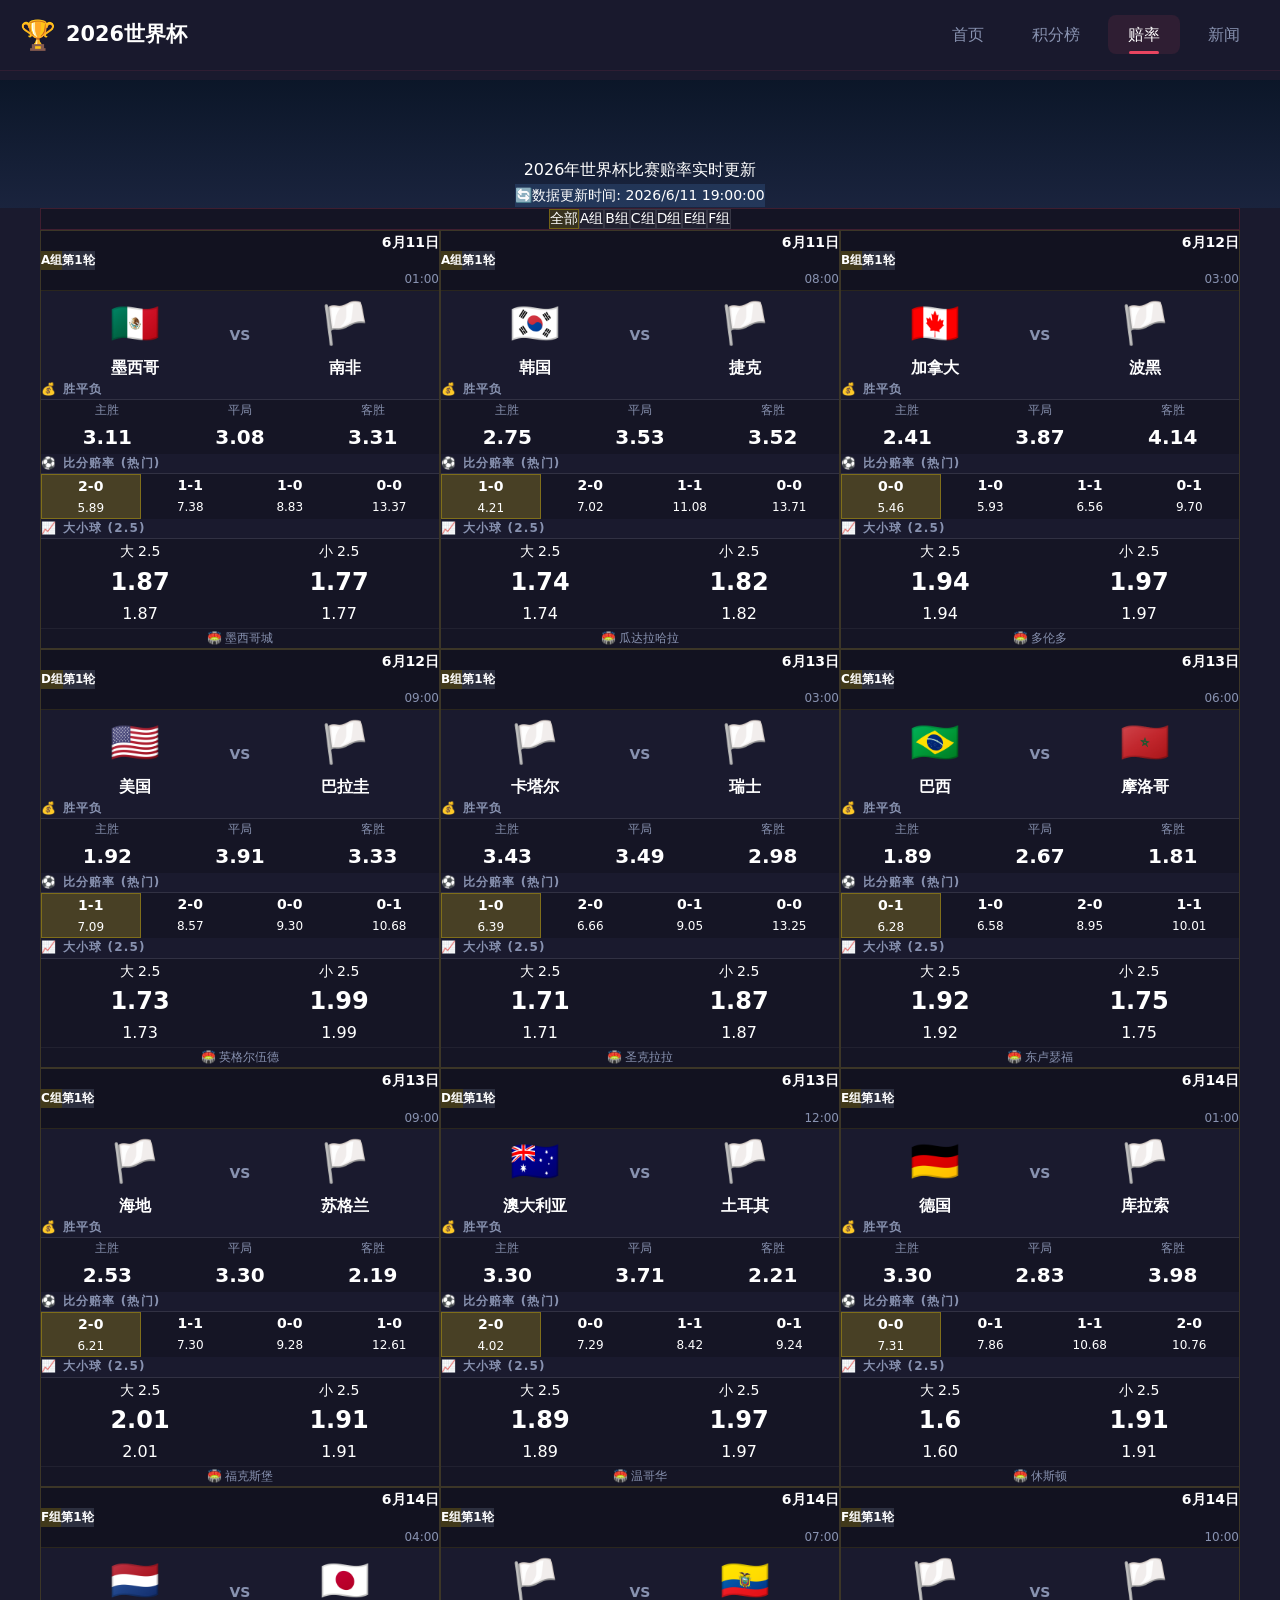
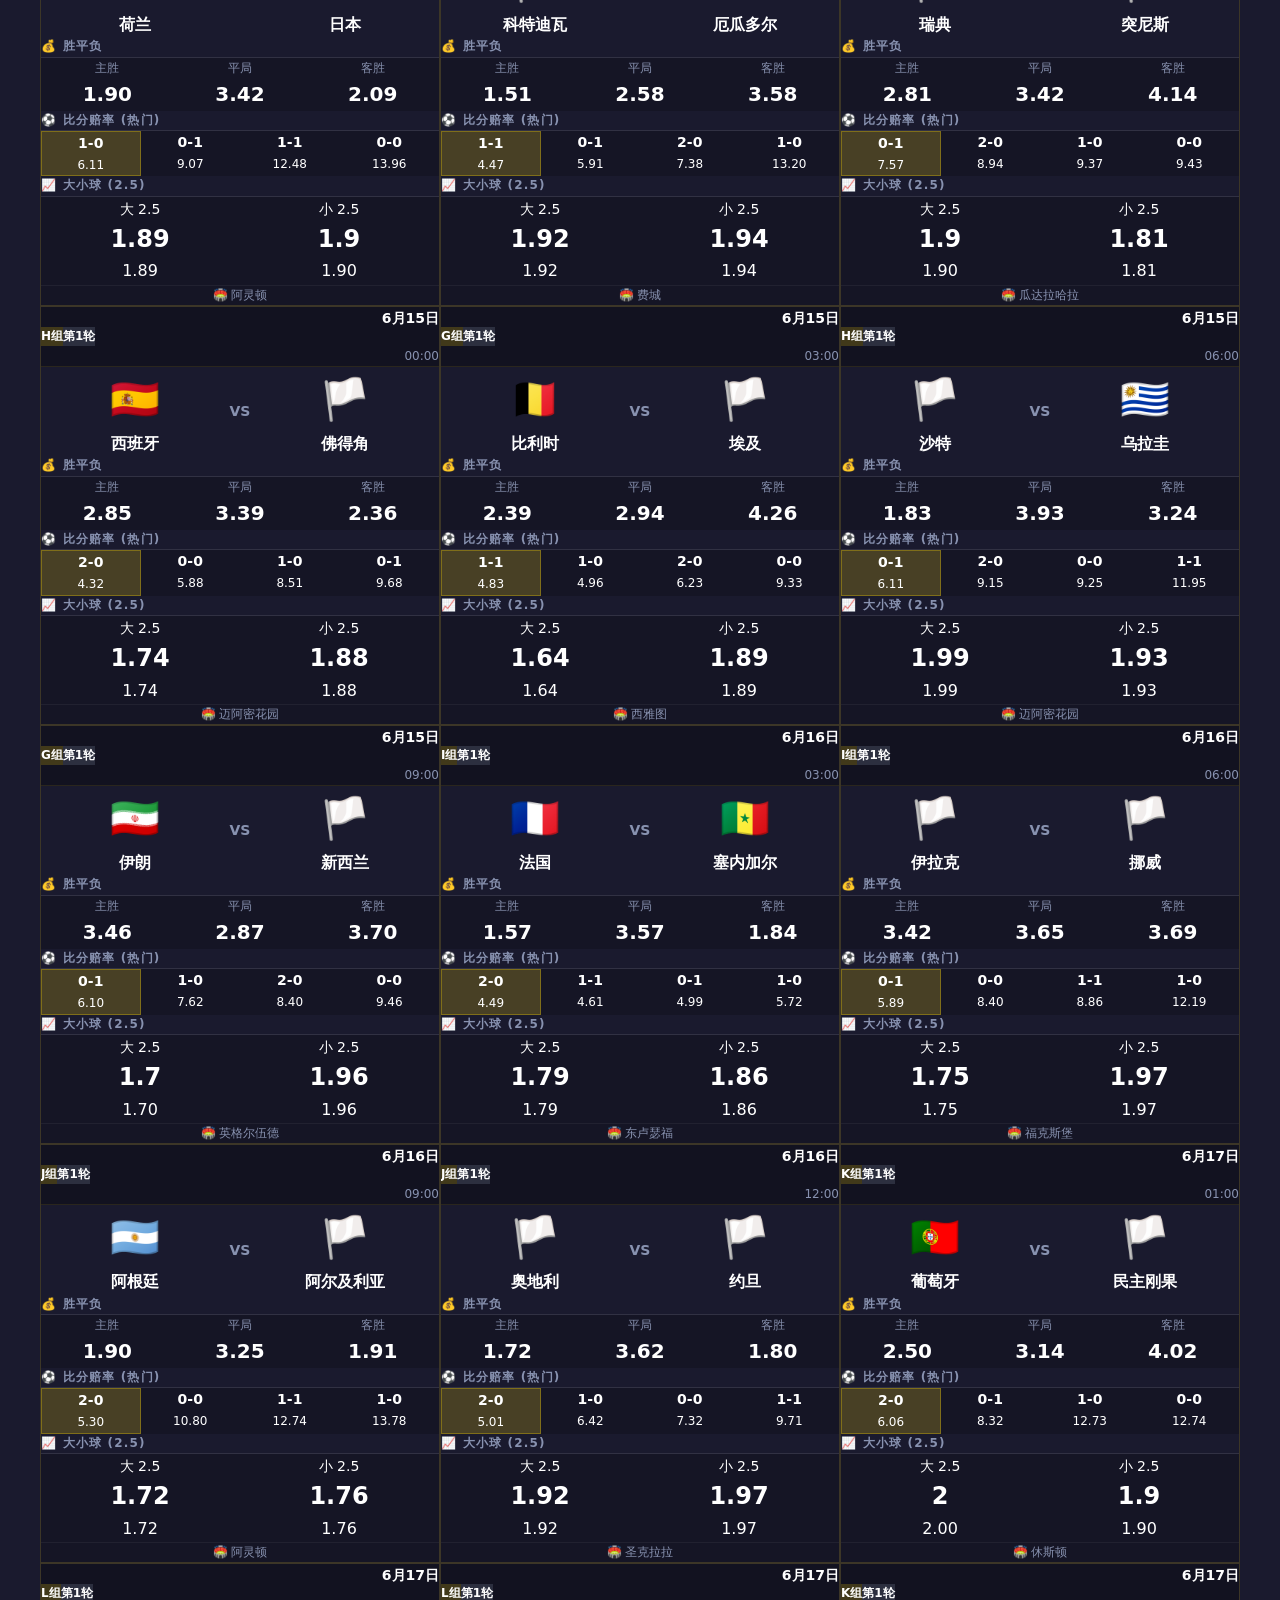
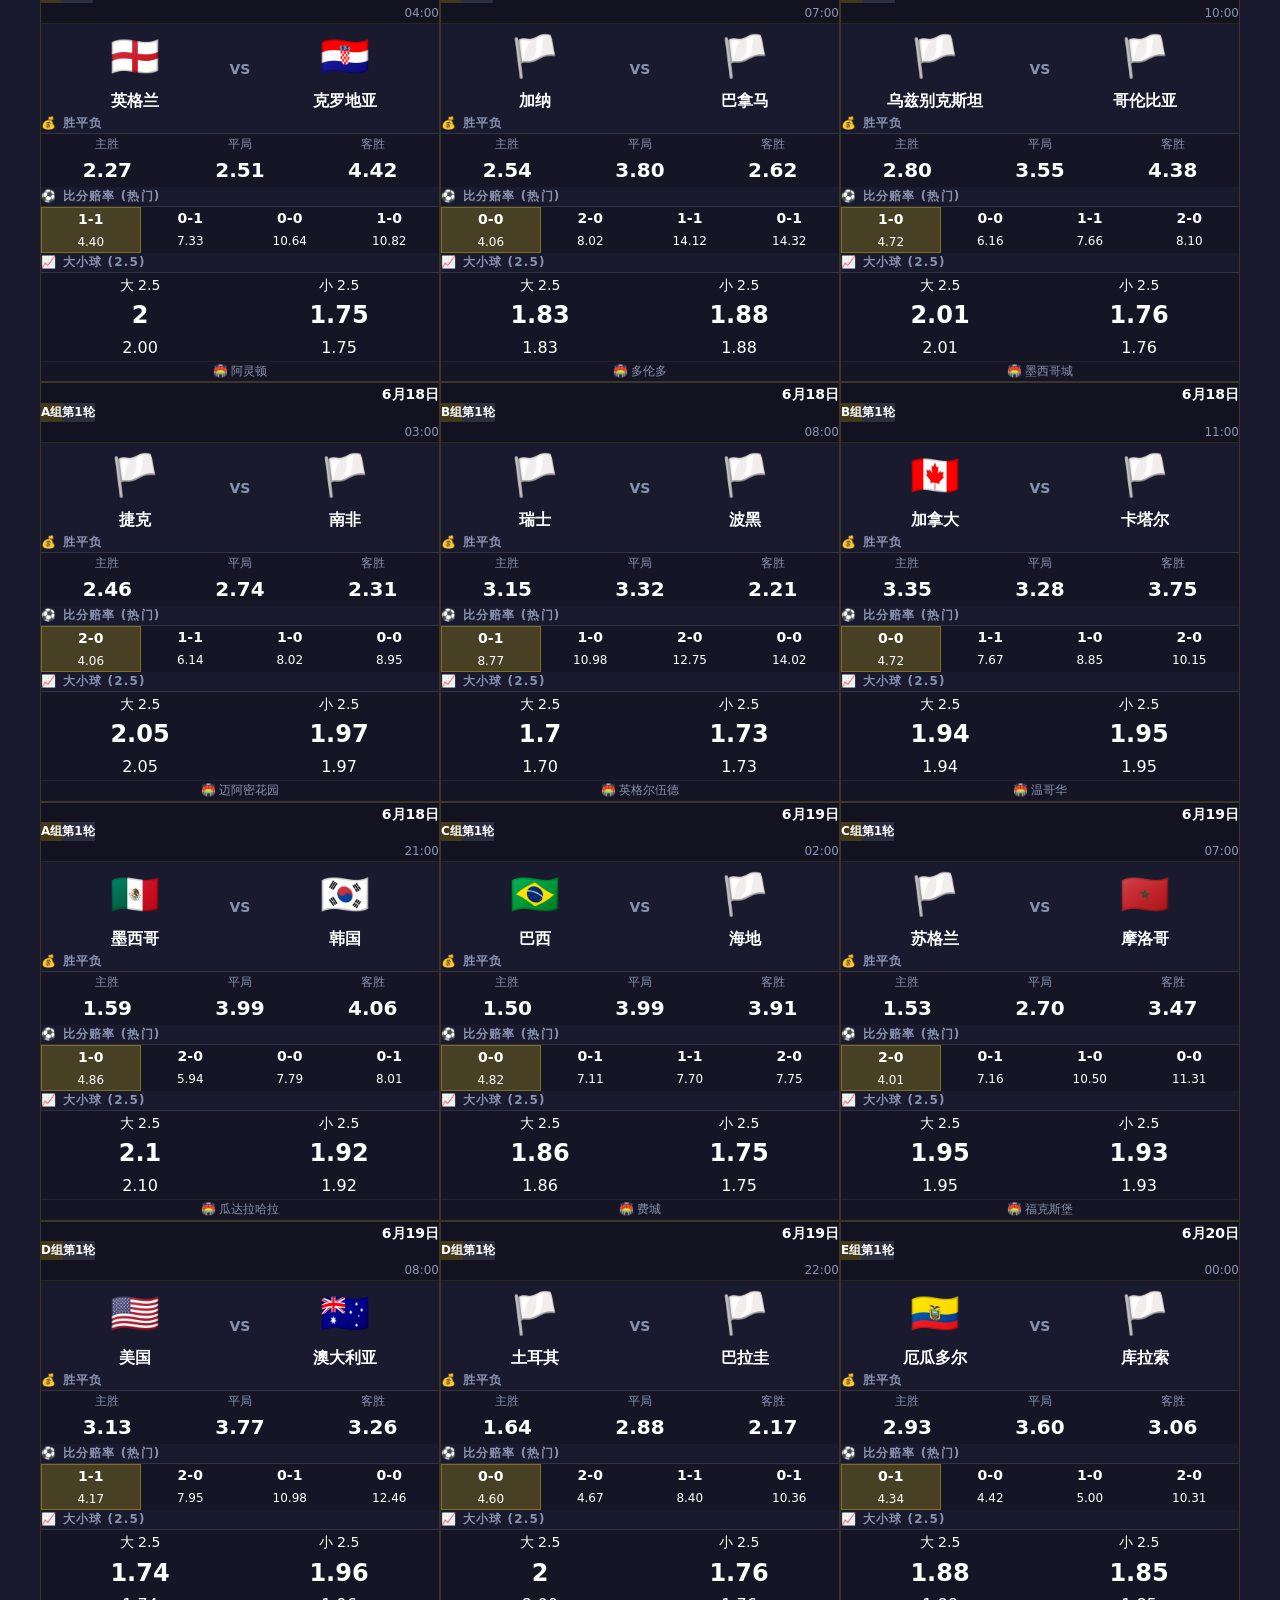
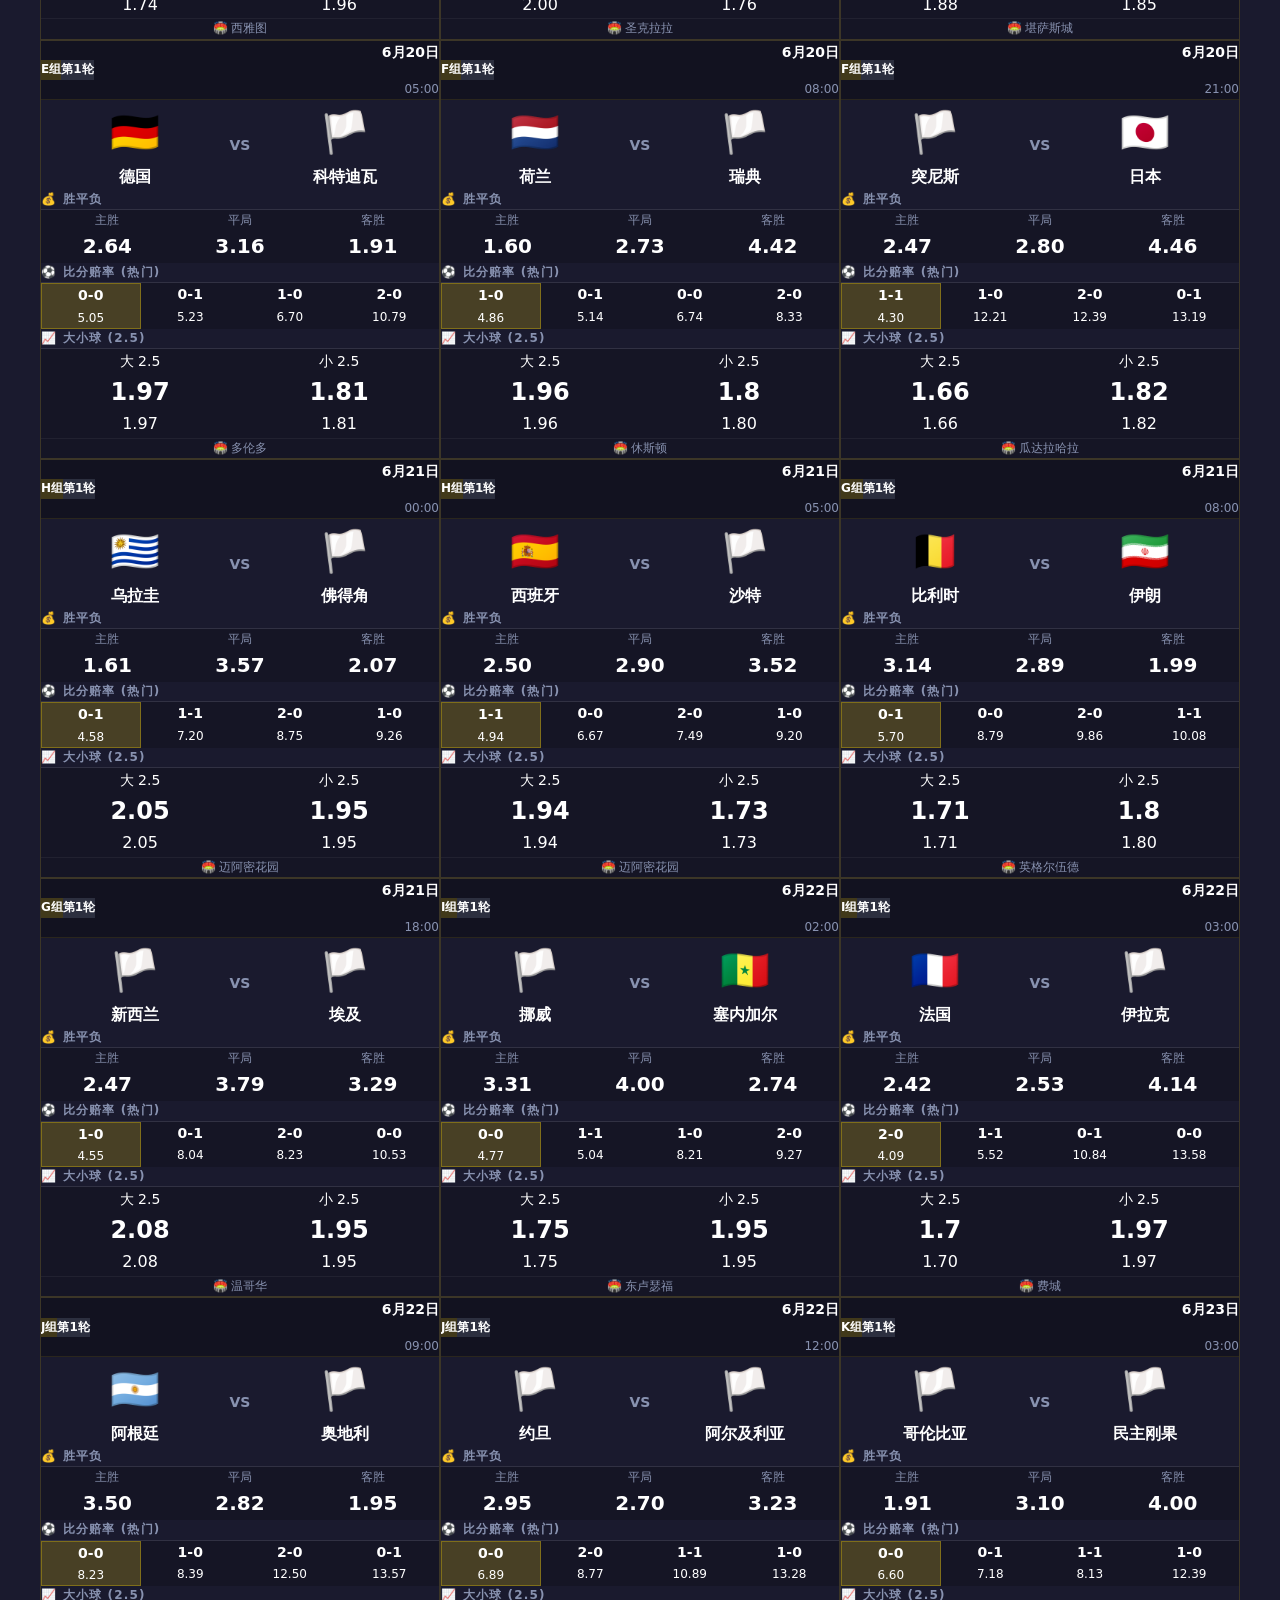
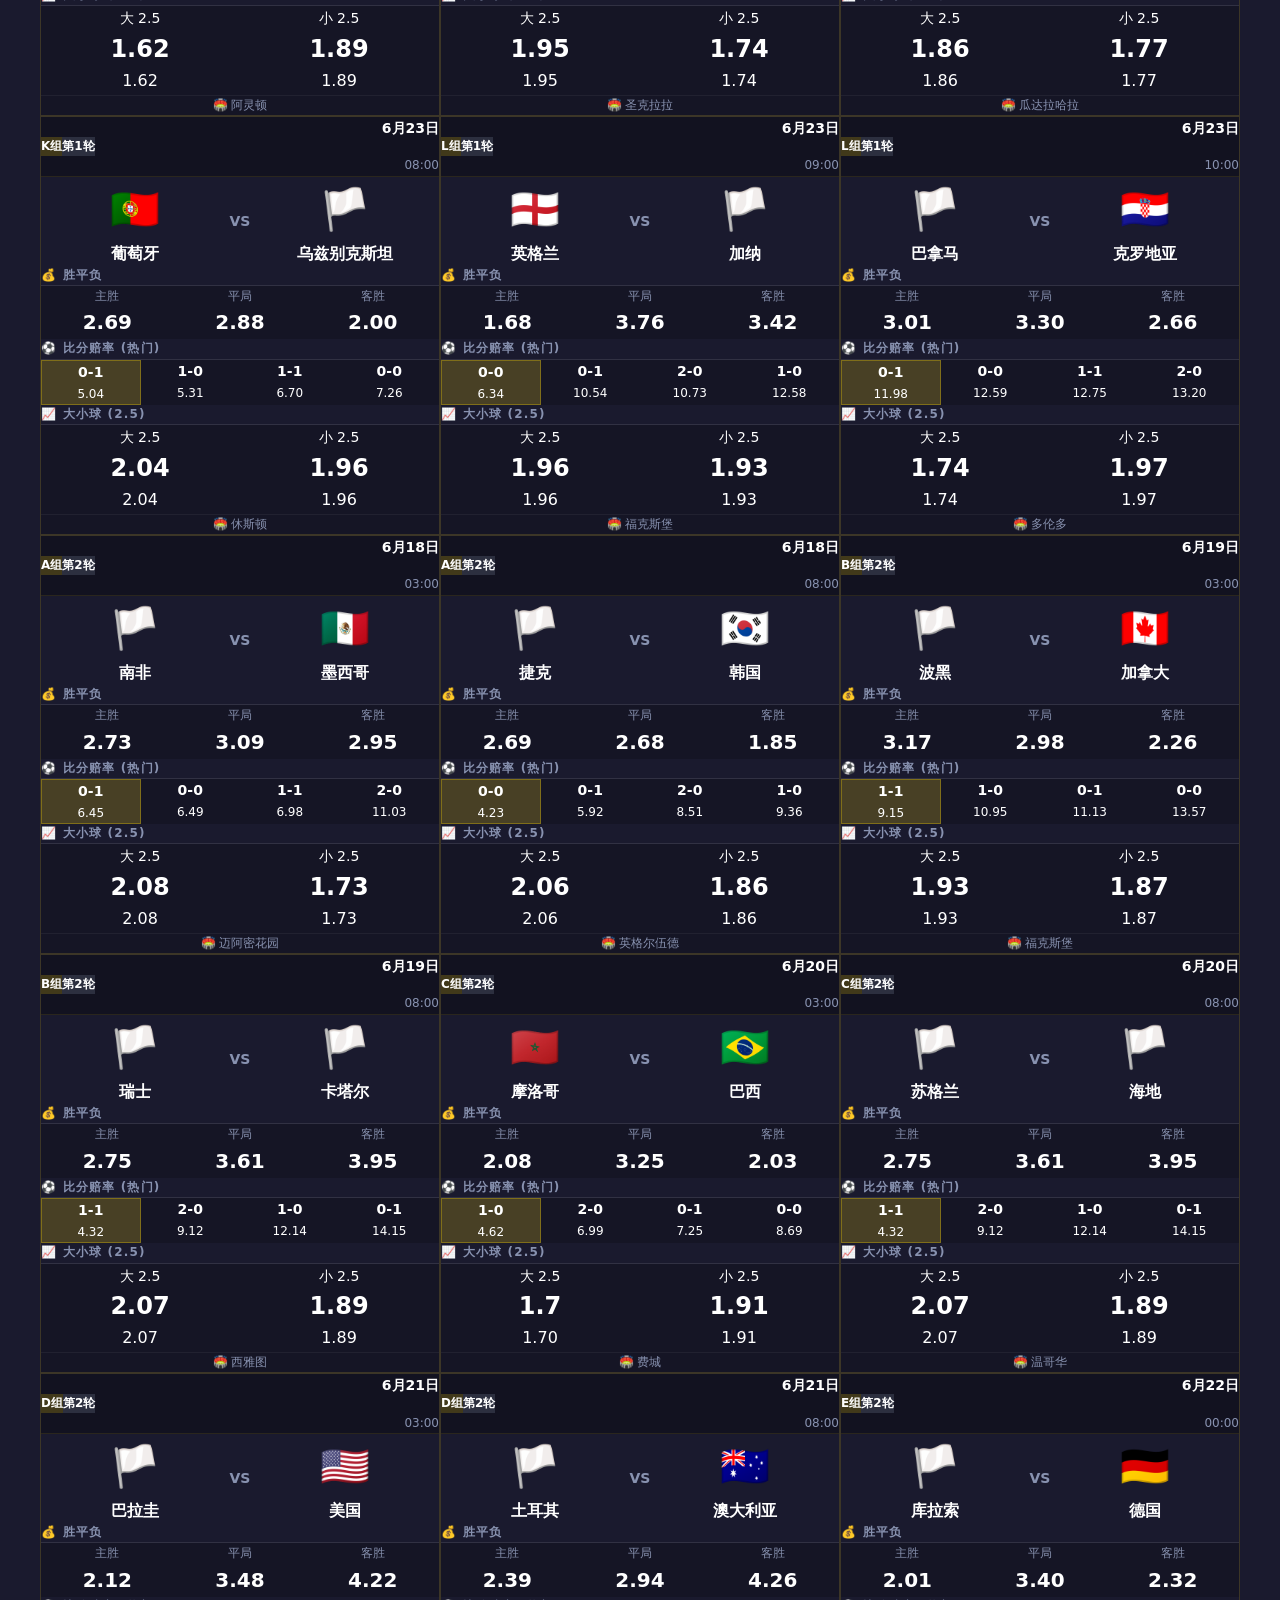
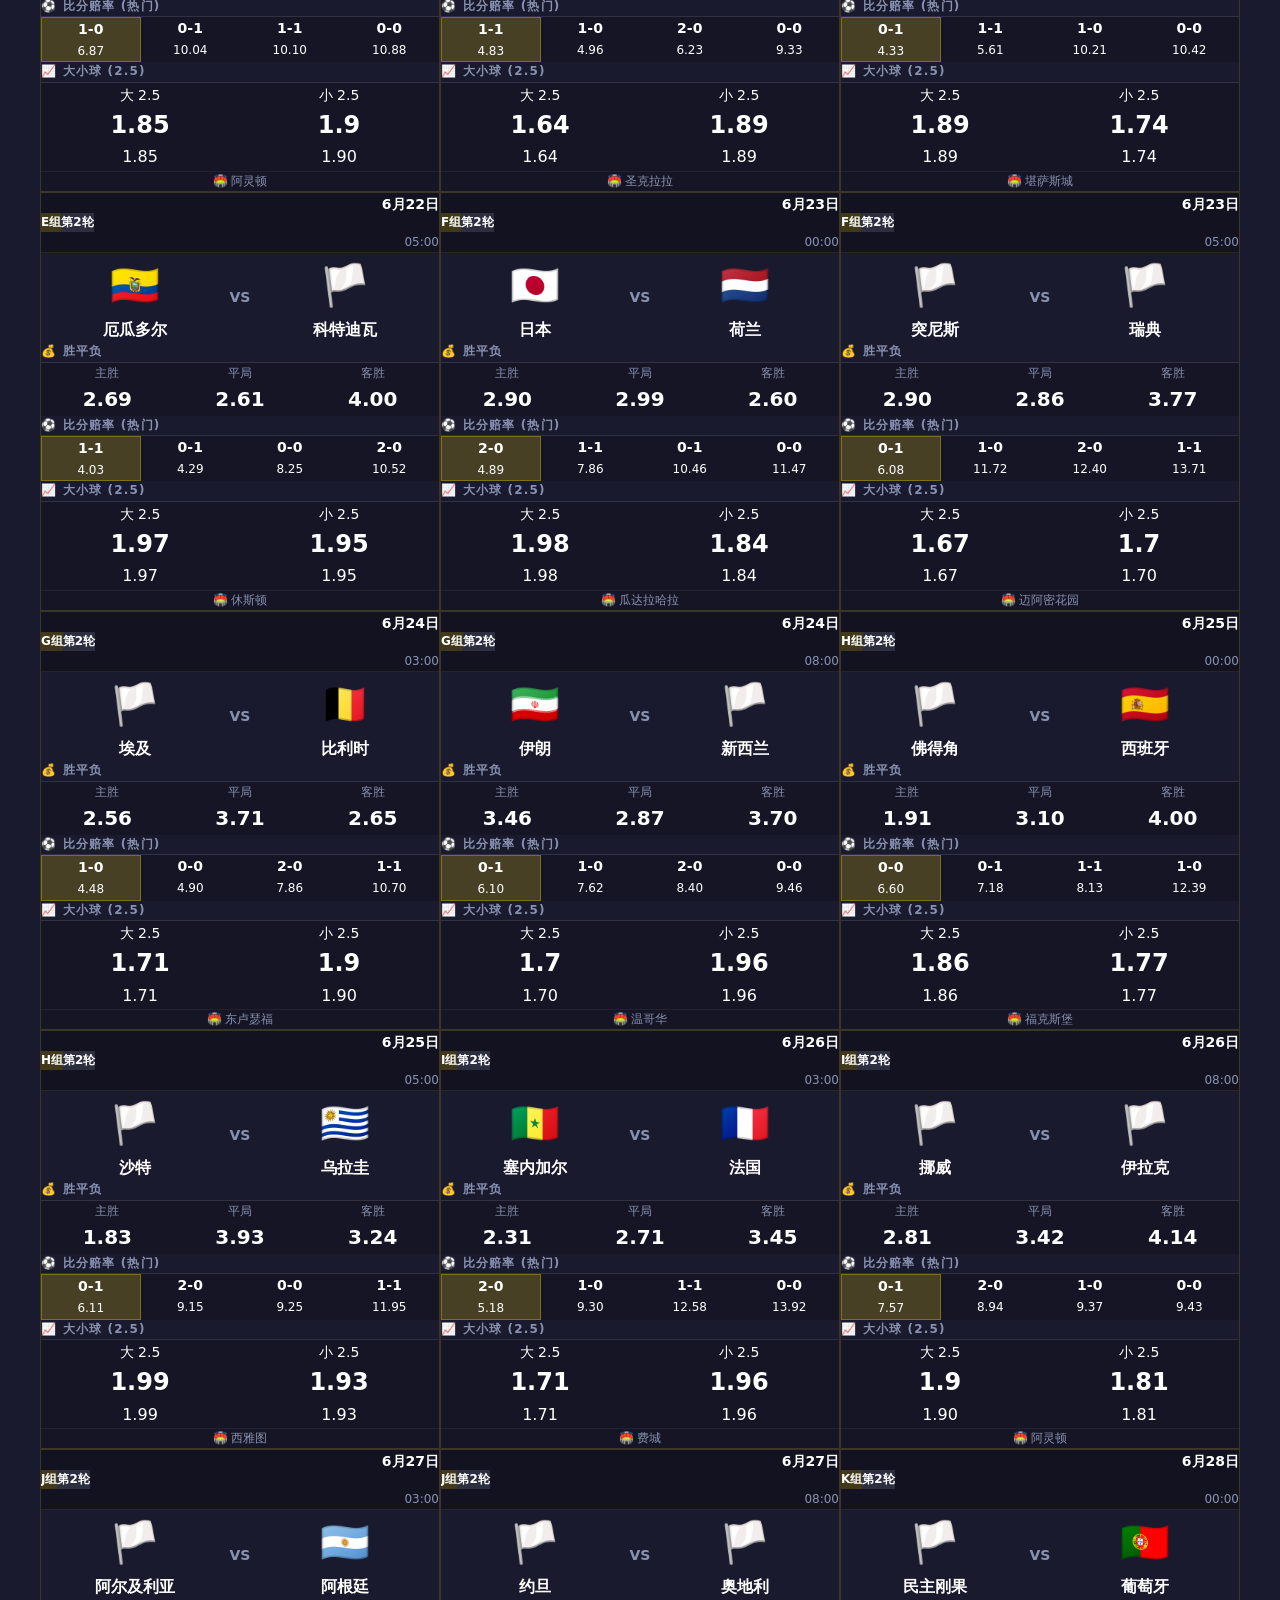
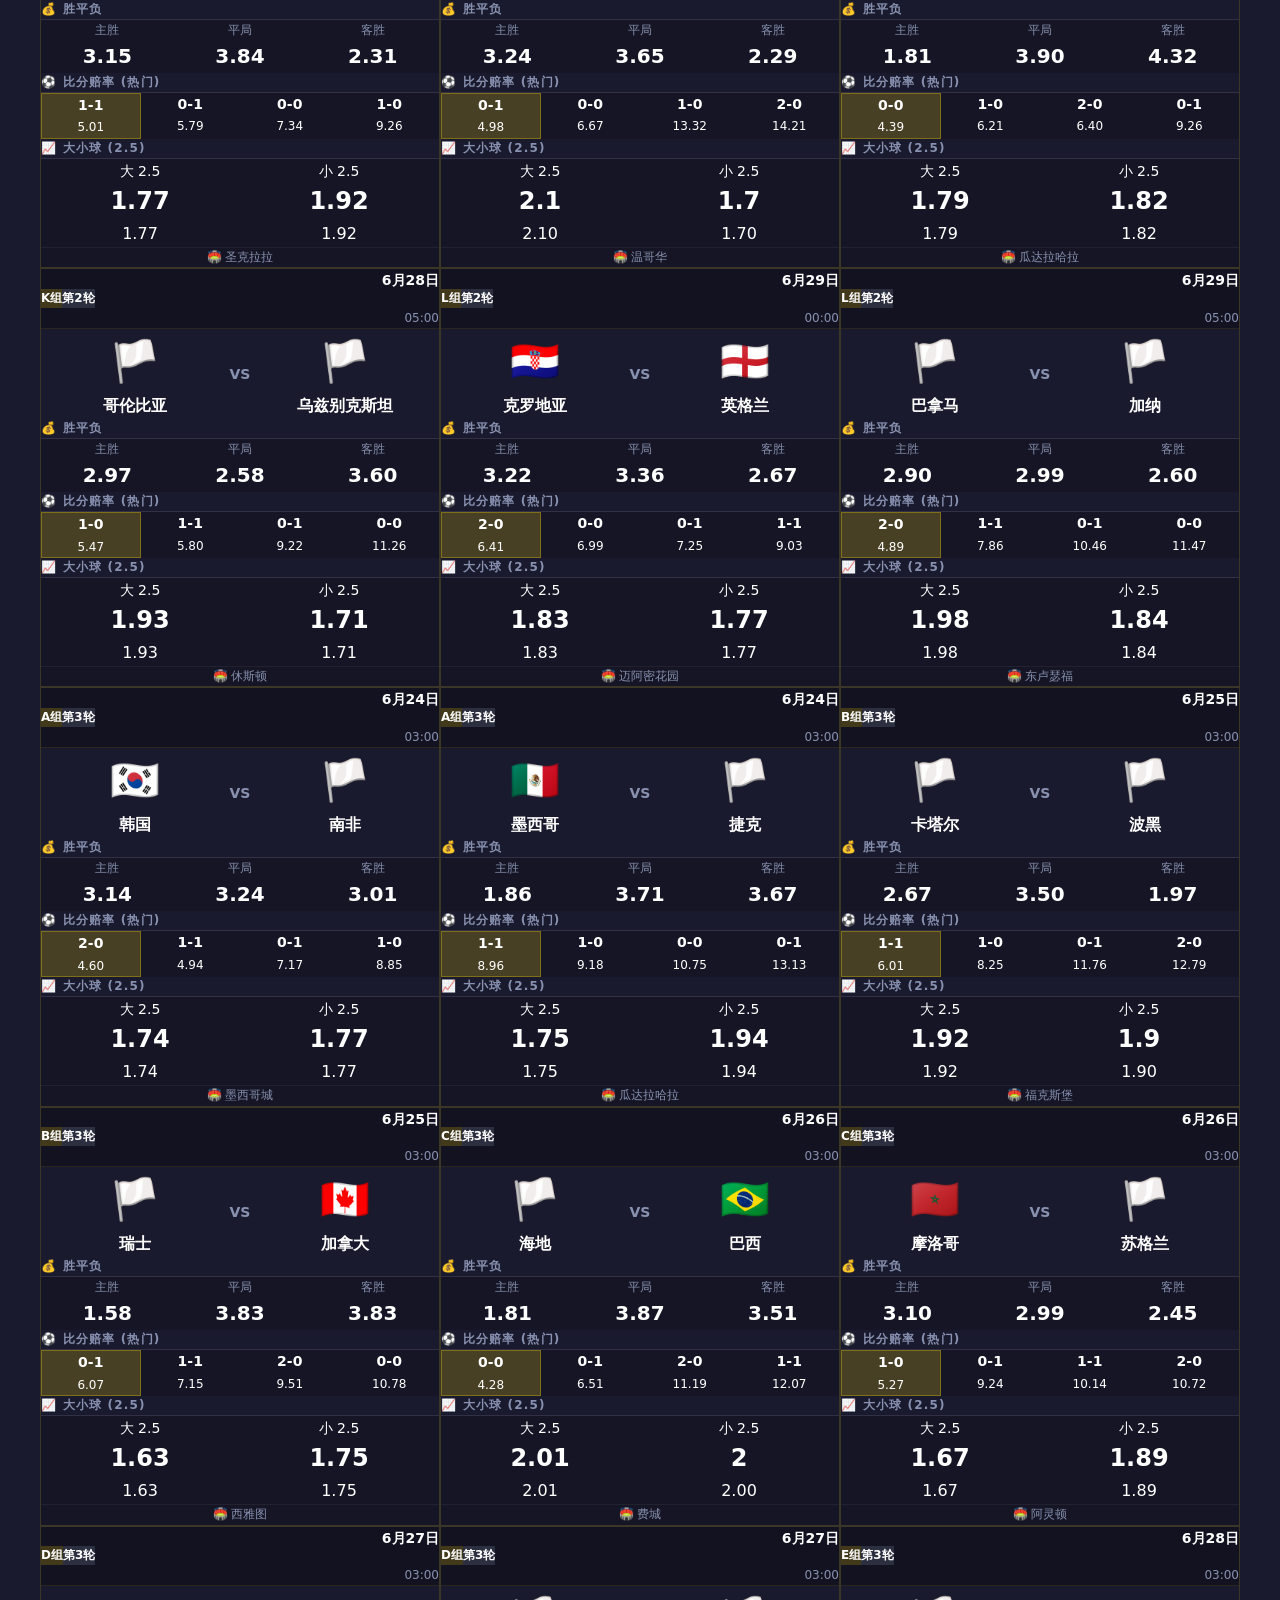
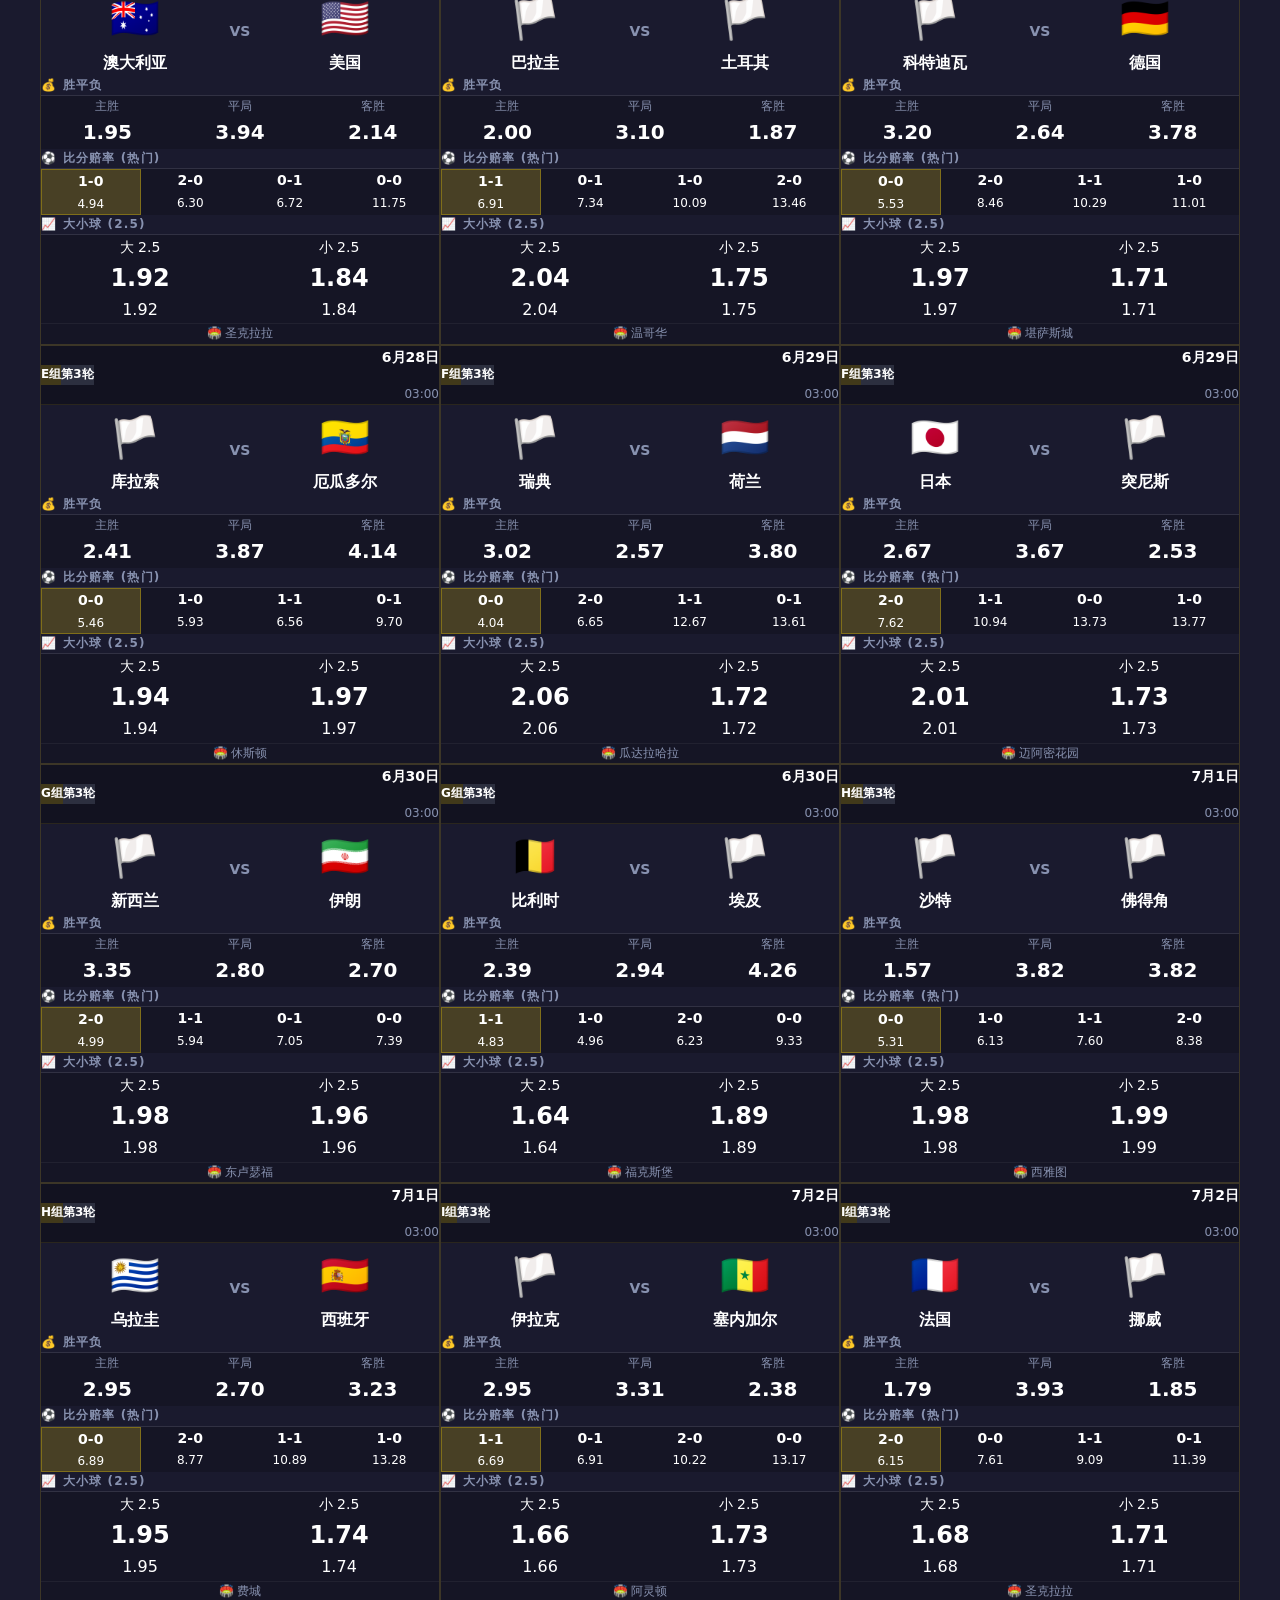
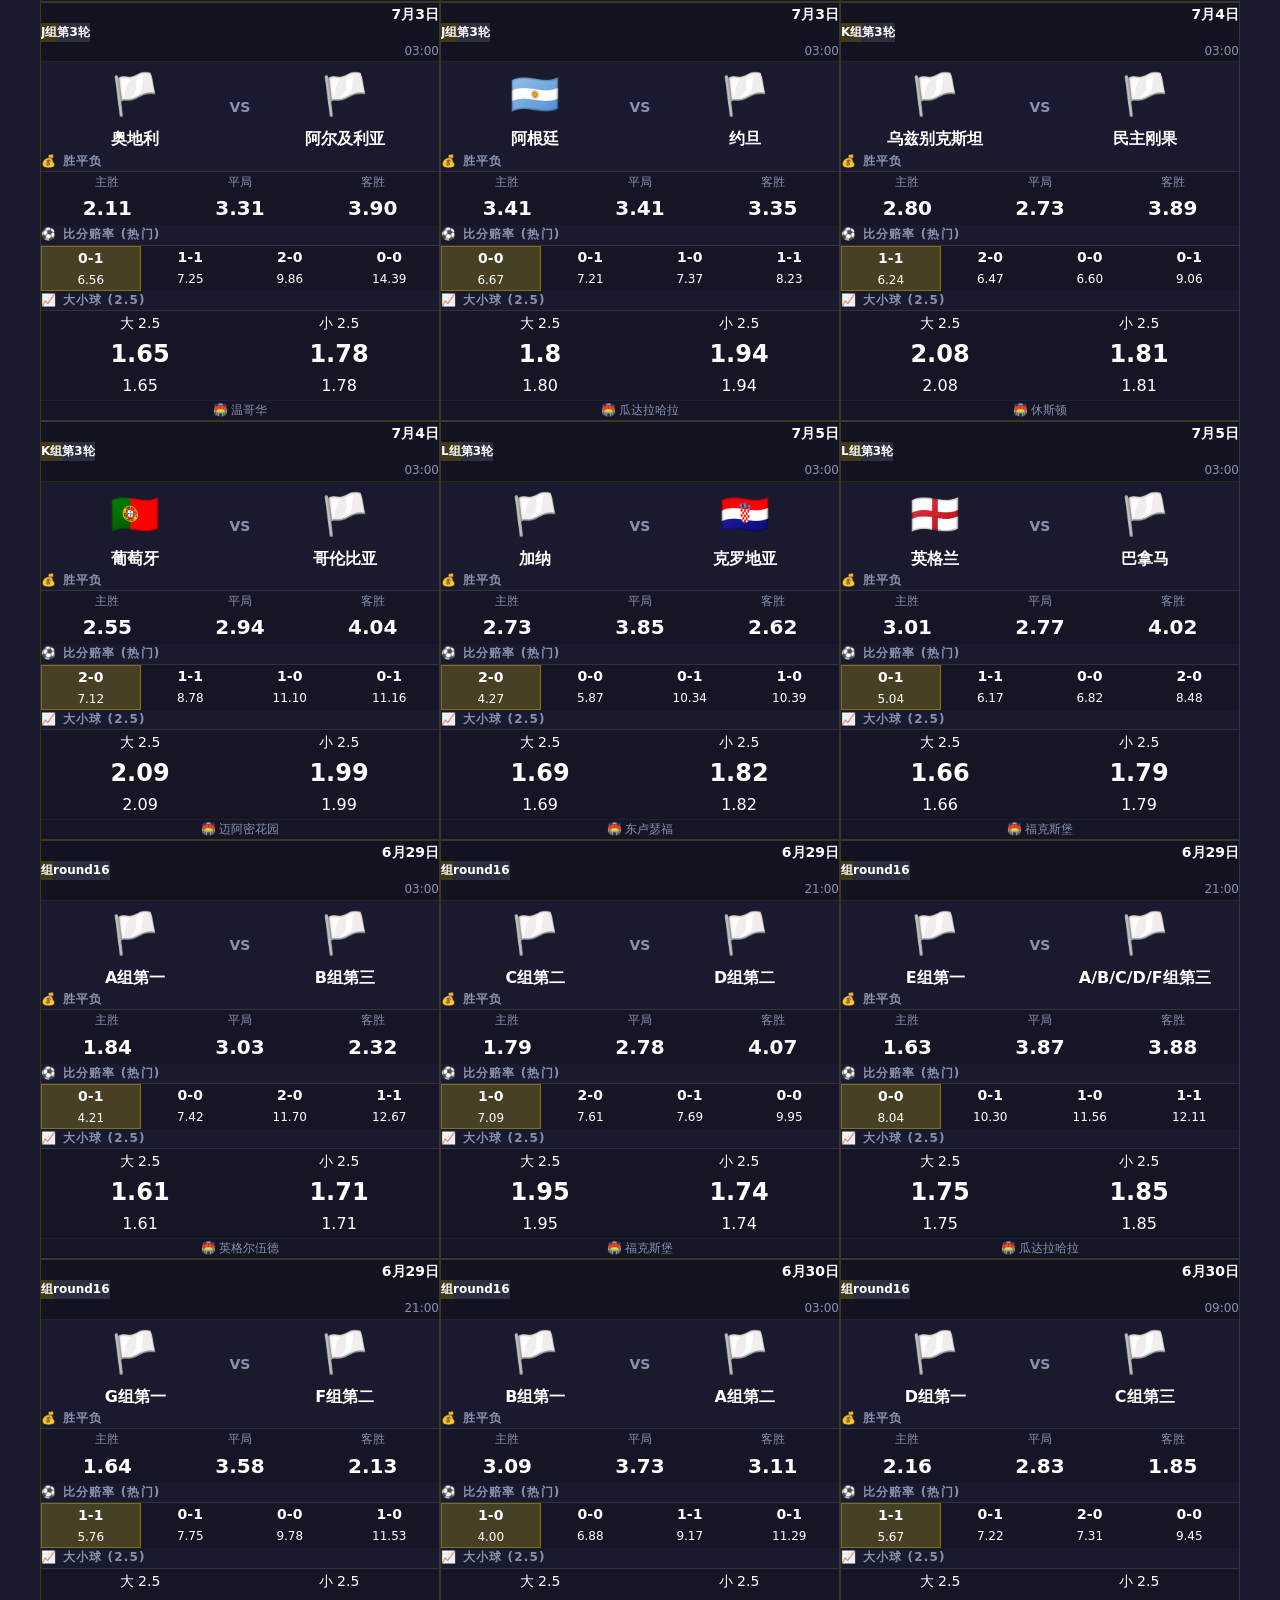
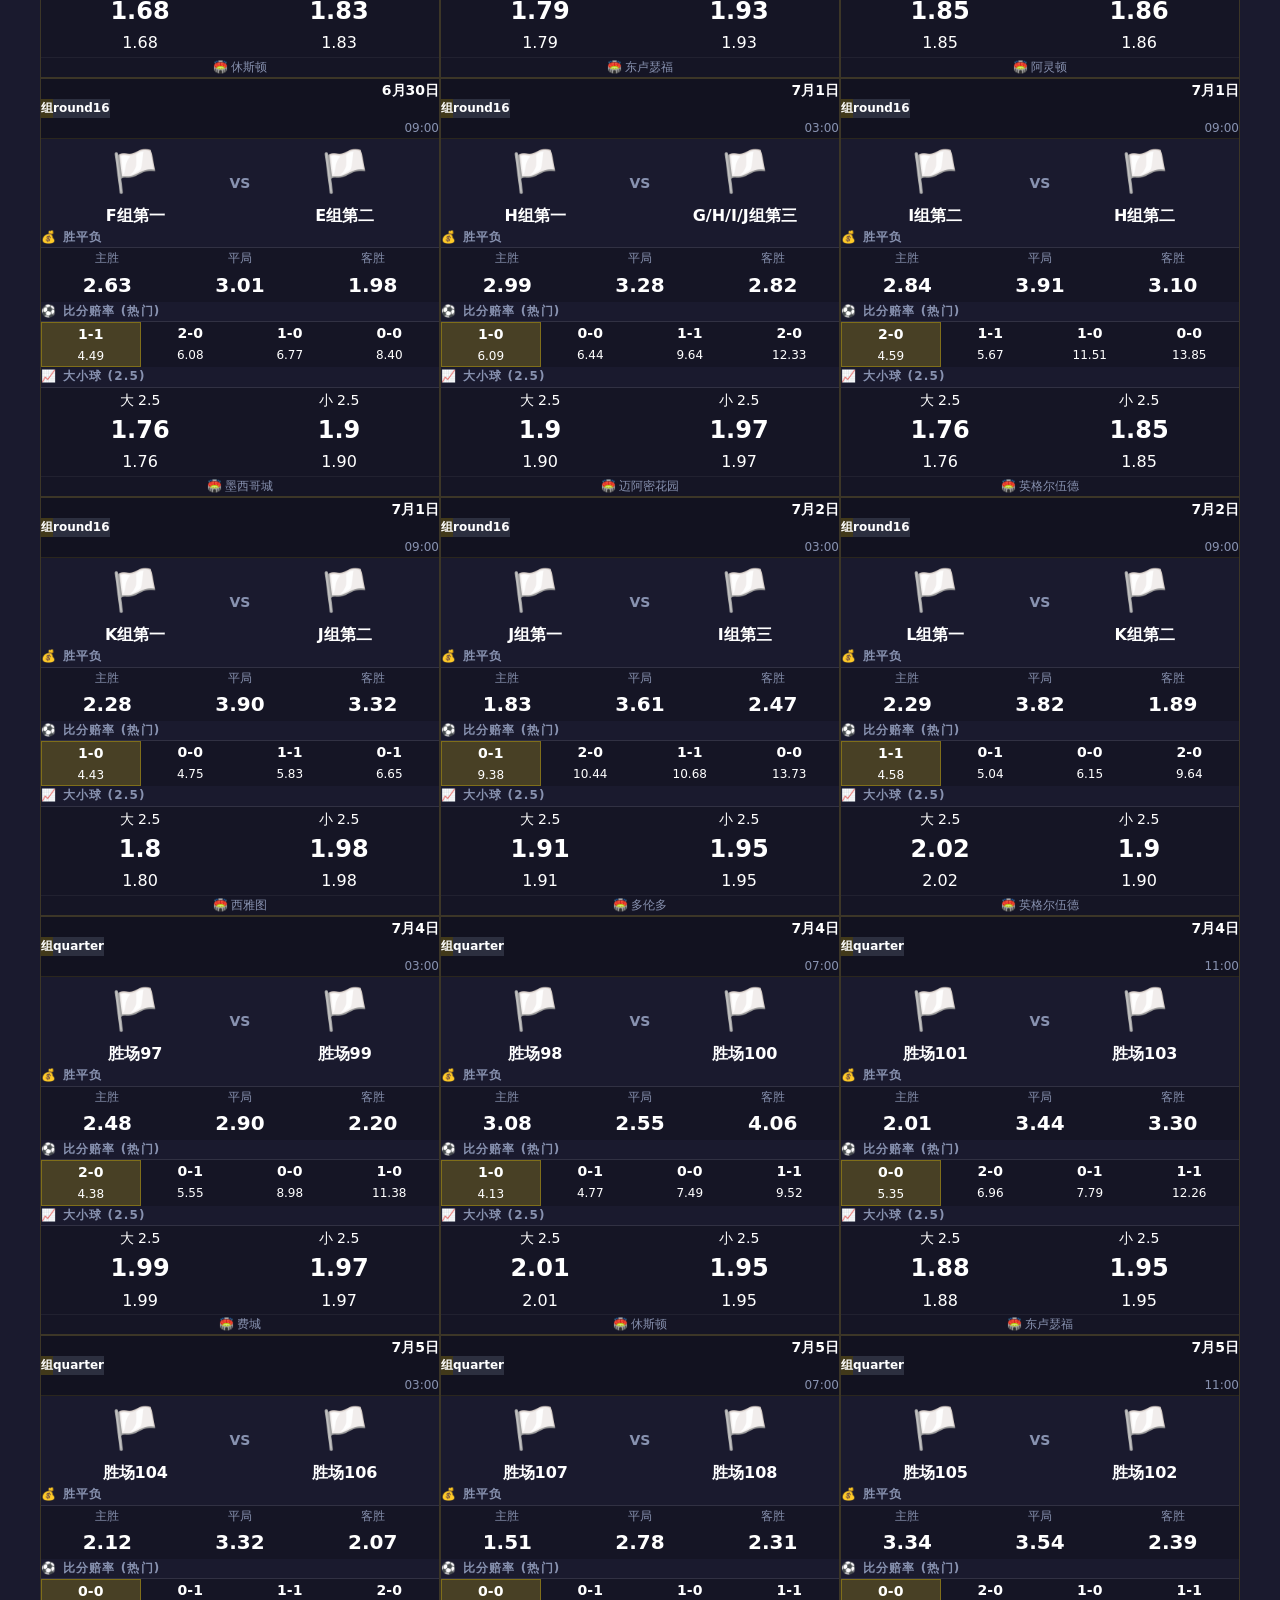
<file: odds.html>
<!DOCTYPE html>
<html lang="zh-CN">
<head>
    <meta charset="UTF-8">
    <meta name="viewport" content="width=device-width, initial-scale=1.0">
    <title>2026世界杯 - 实时赔率</title>
    <link rel="stylesheet" href="styles.css">
    <style>
        .page-container {
            padding-top: 80px;
            min-height: 100vh;
        }

        .page-header {
            text-align: center;
            padding: var(--space-2xl) var(--space-lg);
            background: linear-gradient(180deg, rgba(10, 22, 40, 0.9) 0%, rgba(26, 45, 77, 0.5) 100%);
        }

        .page-title {
            font-size: clamp(2rem, 5vw, 3rem);
            font-weight: 900;
            background: var(--gradient-gold);
            -webkit-background-clip: text;
            -webkit-text-fill-color: transparent;
            background-clip: text;
            margin-bottom: var(--space-md);
        }

        .page-desc {
            color: var(--text-secondary);
            font-size: 1rem;
        }

        .update-time {
            display: inline-flex;
            align-items: center;
            gap: var(--space-sm);
            margin-top: var(--space-md);
            padding: var(--space-xs) var(--space-md);
            background: rgba(96, 165, 250, 0.15);
            border-radius: var(--radius-xl);
            font-size: 0.875rem;
            color: var(--info-blue);
        }

        .odds-container {
            max-width: 1200px;
            margin: 0 auto;
            padding: var(--space-2xl);
        }

        .matches-grid {
            display: grid;
            grid-template-columns: repeat(auto-fill, minmax(380px, 1fr));
            gap: var(--space-xl);
        }

        .match-odds-card {
            background: var(--gradient-card);
            border-radius: var(--radius-xl);
            border: 1px solid rgba(255, 215, 0, 0.15);
            overflow: hidden;
            box-shadow: var(--shadow-lg);
            transition: all 0.3s ease;
        }

        .match-odds-card:hover {
            transform: translateY(-5px);
            border-color: rgba(255, 215, 0, 0.3);
            box-shadow: var(--shadow-glow);
        }

        .odds-header {
            display: flex;
            justify-content: space-between;
            align-items: center;
            padding: var(--space-md) var(--space-lg);
            background: rgba(0, 0, 0, 0.3);
            border-bottom: 1px solid rgba(255, 215, 0, 0.1);
        }

        .match-badges {
            display: flex;
            gap: var(--space-sm);
        }

        .match-badge {
            padding: var(--space-xs) var(--space-md);
            border-radius: var(--radius-sm);
            font-size: 0.75rem;
            font-weight: 600;
        }

        .badge-group {
            background: rgba(255, 215, 0, 0.2);
            color: var(--accent-gold);
        }

        .badge-round {
            background: rgba(148, 163, 184, 0.2);
            color: var(--text-secondary);
        }

        .match-datetime {
            display: flex;
            flex-direction: column;
            align-items: flex-end;
            gap: 2px;
        }

        .match-date {
            font-size: 0.875rem;
            font-weight: 600;
            color: var(--text-primary);
        }

        .match-time {
            font-size: 0.75rem;
            color: var(--text-muted);
        }

        .odds-teams {
            display: grid;
            grid-template-columns: 1fr auto 1fr;
            gap: var(--space-md);
            padding: var(--space-xl);
            align-items: center;
        }

        .odds-team {
            display: flex;
            flex-direction: column;
            align-items: center;
            gap: var(--space-sm);
        }

        .odds-team-flag {
            font-size: 2.5rem;
        }

        .odds-team-name {
            font-size: 1rem;
            font-weight: 600;
            color: var(--text-primary);
            text-align: center;
        }

        .odds-vs {
            font-size: 0.875rem;
            font-weight: 700;
            color: var(--text-muted);
        }

        .odds-section {
            padding: 0 var(--space-lg) var(--space-lg);
        }

        .odds-section-title {
            font-size: 0.75rem;
            font-weight: 600;
            color: var(--text-muted);
            text-transform: uppercase;
            letter-spacing: 0.1em;
            margin-bottom: var(--space-md);
            padding-bottom: var(--space-sm);
            border-bottom: 1px solid rgba(255, 255, 255, 0.1);
        }

        /* 1X2 Odds */
        .odds-1x2 {
            display: grid;
            grid-template-columns: repeat(3, 1fr);
            gap: var(--space-sm);
        }

        .odds-1x2-item {
            background: rgba(0, 0, 0, 0.2);
            border-radius: var(--radius-md);
            padding: var(--space-md);
            text-align: center;
            cursor: pointer;
            transition: all 0.3s ease;
            border: 1px solid transparent;
        }

        .odds-1x2-item:hover {
            background: rgba(255, 215, 0, 0.1);
            border-color: rgba(255, 215, 0, 0.3);
        }

        .odds-1x2-item.home:hover { border-color: var(--success-green); }
        .odds-1x2-item.draw:hover { border-color: var(--warning-orange); }
        .odds-1x2-item.away:hover { border-color: var(--info-blue); }

        .odds-label {
            font-size: 0.75rem;
            color: var(--text-muted);
            margin-bottom: var(--space-xs);
        }

        .odds-value {
            font-size: 1.25rem;
            font-weight: 700;
            color: var(--accent-gold);
        }

        /* Score Odds */
        .score-grid {
            display: grid;
            grid-template-columns: repeat(4, 1fr);
            gap: var(--space-xs);
        }

        .score-item {
            background: rgba(0, 0, 0, 0.2);
            border-radius: var(--radius-sm);
            padding: var(--space-sm);
            text-align: center;
            cursor: pointer;
            transition: all 0.2s ease;
        }

        .score-item:hover {
            background: rgba(255, 215, 0, 0.15);
            transform: scale(1.05);
        }

        .score-item.hot {
            background: rgba(255, 215, 0, 0.2);
            border: 1px solid rgba(255, 215, 0, 0.3);
        }

        .score-prediction {
            font-size: 0.875rem;
            font-weight: 600;
            color: var(--text-primary);
            margin-bottom: 2px;
        }

        .score-odds {
            font-size: 0.75rem;
            color: var(--accent-gold);
        }

        /* Over/Under */
        .ou-grid {
            display: grid;
            grid-template-columns: repeat(2, 1fr);
            gap: var(--space-sm);
        }

        .ou-item {
            background: rgba(0, 0, 0, 0.2);
            border-radius: var(--radius-md);
            padding: var(--space-lg);
            text-align: center;
            cursor: pointer;
            transition: all 0.3s ease;
            border: 1px solid transparent;
        }

        .ou-item:hover {
            background: rgba(255, 215, 0, 0.1);
            border-color: rgba(255, 215, 0, 0.3);
        }

        .ou-item.over { border-left: 3px solid var(--success-green); }
        .ou-item.under { border-left: 3px solid var(--danger-red); }

        .ou-label {
            font-size: 0.875rem;
            color: var(--text-secondary);
            margin-bottom: var(--space-xs);
        }

        .ou-value {
            font-size: 1.5rem;
            font-weight: 700;
            color: var(--text-primary);
        }

        .ou-odds {
            font-size: 1rem;
            color: var(--accent-gold);
            margin-top: var(--space-xs);
        }

        .odds-footer {
            padding: var(--space-md) var(--space-lg);
            background: rgba(0, 0, 0, 0.2);
            border-top: 1px solid rgba(255, 255, 255, 0.05);
            font-size: 0.75rem;
            color: var(--text-muted);
            text-align: center;
        }

        /* Filter Bar */
        .filter-bar {
            display: flex;
            flex-wrap: wrap;
            gap: var(--space-md);
            justify-content: center;
            padding: var(--space-lg);
            background: rgba(0, 0, 0, 0.2);
            border-radius: var(--radius-lg);
            margin-bottom: var(--space-xl);
        }

        .filter-group {
            display: flex;
            gap: var(--space-sm);
        }

        .filter-btn {
            padding: var(--space-sm) var(--space-lg);
            background: rgba(255, 255, 255, 0.05);
            border: 1px solid rgba(255, 255, 255, 0.1);
            border-radius: var(--radius-md);
            color: var(--text-secondary);
            font-size: 0.875rem;
            cursor: pointer;
            transition: all 0.3s ease;
        }

        .filter-btn:hover,
        .filter-btn.active {
            background: rgba(255, 215, 0, 0.15);
            border-color: rgba(255, 215, 0, 0.3);
            color: var(--accent-gold);
        }

        @media (max-width: 768px) {
            .odds-container {
                padding: var(--space-lg);
            }

            .matches-grid {
                grid-template-columns: 1fr;
            }

            .odds-teams {
                padding: var(--space-lg);
            }

            .score-grid {
                grid-template-columns: repeat(4, 1fr);
            }

            .filter-bar {
                flex-direction: column;
                align-items: stretch;
            }

            .filter-group {
                justify-content: center;
            }
        }
    </style>
</head>
<body>
    <!-- Navigation -->
    <nav class="main-nav">
        <div class="nav-container">
            <a href="index.html" class="nav-logo">
                <span class="logo-icon">🏆</span>
                <span class="logo-text">2026世界杯</span>
            </a>
            <ul class="nav-menu">
                <li><a href="index.html" class="nav-link">首页</a></li>
                <li><a href="standings.html" class="nav-link">积分榜</a></li>
                <li><a href="odds.html" class="nav-link active">赔率</a></li>
                <li><a href="news.html" class="nav-link">新闻</a></li>
            </ul>
            <button class="nav-toggle" aria-label="菜单">
                <span></span>
                <span></span>
                <span></span>
            </button>
        </div>
    </nav>

    <div class="page-container">
        <header class="page-header">
            <h1 class="page-title">📊 实时赔率</h1>
            <p class="page-desc">2026年世界杯比赛赔率实时更新</p>
            <div class="update-time">
                <span>🔄</span>
                <span id="lastUpdate">数据更新时间: --</span>
            </div>
        </header>

        <main class="odds-container">
            <div class="filter-bar">
                <div class="filter-group">
                    <button class="filter-btn active" data-filter="all">全部</button>
                    <button class="filter-btn" data-filter="A">A组</button>
                    <button class="filter-btn" data-filter="B">B组</button>
                    <button class="filter-btn" data-filter="C">C组</button>
                    <button class="filter-btn" data-filter="D">D组</button>
                    <button class="filter-btn" data-filter="E">E组</button>
                    <button class="filter-btn" data-filter="F">F组</button>
                </div>
            </div>

            <div class="matches-grid" id="matchesGrid">
                <!-- Matches will be loaded here -->
            </div>
        </main>
    </div>

    <footer class="site-footer">
        <div class="container">
            <div class="footer-content">
                <div class="footer-brand">
                    <span class="footer-logo">🏆</span>
                    <span class="footer-text">FIFA World Cup 2026™</span>
                </div>
                <div class="footer-disclaimer">
                    <p>赔率仅供参考，请以实际投注平台为准</p>
                    <p>© 2026 世界杯预测分析系统</p>
                </div>
            </div>
        </div>
    </footer>

    <script>
        // Country emoji mapping
        const countryEmoji = {
            'ARG': '🇦🇷', 'MEX': '🇲🇽', 'NED': '🇳🇱', 'CAN': '🇨🇦',
            'ENG': '🏴󠁧󠁢󠁥󠁮󠁧󠁿', 'ESP': '🇪🇸', 'IRN': '🇮🇷', 'USA': '🇺🇸',
            'FRA': '🇫🇷', 'BRA': '🇧🇷', 'POL': '🇵🇱', 'AUS': '🇦🇺',
            'GER': '🇩🇪', 'CRO': '🇭🇷', 'JPN': '🇯🇵', 'CRC': '🇨🇷',
            'POR': '🇵🇹', 'BEL': '🇧🇪', 'KOR': '🇰🇷', 'URU': '🇺🇾',
            'MAR': '🇲🇦', 'ITA': '🇮🇹', 'SEN': '🇸🇳', 'ECU': '🇪🇨'
        };

        let oddsData = null;

        // Load odds data
        async function loadOdds() {
            try {
                const response = await fetch('data/odds.json');
                oddsData = await response.json();
                
                // Update last update time
                const updateDate = new Date(oddsData.lastUpdate);
                document.getElementById('lastUpdate').textContent = 
                    `数据更新时间: ${updateDate.toLocaleString('zh-CN')}`;
                
                renderMatches(oddsData.matches);
            } catch (error) {
                console.error('Failed to load odds:', error);
                document.getElementById('matchesGrid').innerHTML = 
                    '<p style="text-align:center;color:var(--text-muted);">数据加载失败</p>';
            }
        }

        // Render matches
        function renderMatches(matches) {
            const grid = document.getElementById('matchesGrid');
            grid.innerHTML = matches.map(match => {
                // Get top 4 scores by odds value (lowest odds = most likely)
                const sortedScores = Object.entries(match.odds.correctScore)
                    .sort((a, b) => a[1] - b[1])
                    .slice(0, 4);
                
                return `
                <div class="match-odds-card" data-group="${match.group}">
                    <div class="odds-header">
                        <div class="match-badges">
                            <span class="match-badge badge-group">${match.group}组</span>
                            <span class="match-badge badge-round">${match.round}</span>
                        </div>
                        <div class="match-datetime">
                            <span class="match-date">${formatDate(match.date)}</span>
                            <span class="match-time">${match.time}</span>
                        </div>
                    </div>

                    <div class="odds-teams">
                        <div class="odds-team">
                            <div class="odds-team-flag">${countryEmoji[match.home.code] || '🏳️'}</div>
                            <div class="odds-team-name">${match.home.name}</div>
                        </div>
                        <div class="odds-vs">VS</div>
                        <div class="odds-team">
                            <div class="odds-team-flag">${countryEmoji[match.away.code] || '🏳️'}</div>
                            <div class="odds-team-name">${match.away.name}</div>
                        </div>
                    </div>

                    <div class="odds-section">
                        <h4 class="odds-section-title">💰 胜平负</h4>
                        <div class="odds-1x2">
                            <div class="odds-1x2-item home">
                                <div class="odds-label">主胜</div>
                                <div class="odds-value">${match.odds['1X2'].home.toFixed(2)}</div>
                            </div>
                            <div class="odds-1x2-item draw">
                                <div class="odds-label">平局</div>
                                <div class="odds-value">${match.odds['1X2'].draw.toFixed(2)}</div>
                            </div>
                            <div class="odds-1x2-item away">
                                <div class="odds-label">客胜</div>
                                <div class="odds-value">${match.odds['1X2'].away.toFixed(2)}</div>
                            </div>
                        </div>
                    </div>

                    <div class="odds-section">
                        <h4 class="odds-section-title">⚽ 比分赔率 (热门)</h4>
                        <div class="score-grid">
                            ${sortedScores.map(([score, odds], index) => `
                                <div class="score-item ${index === 0 ? 'hot' : ''}">
                                    <div class="score-prediction">${score}</div>
                                    <div class="score-odds">${odds.toFixed(2)}</div>
                                </div>
                            `).join('')}
                        </div>
                    </div>

                    <div class="odds-section">
                        <h4 class="odds-section-title">📈 大小球 (2.5)</h4>
                        <div class="ou-grid">
                            <div class="ou-item over">
                                <div class="ou-label">大 2.5</div>
                                <div class="ou-value">${match.odds.overUnder.over25}</div>
                                <div class="ou-odds">${match.odds.overUnder.over25.toFixed(2)}</div>
                            </div>
                            <div class="ou-item under">
                                <div class="ou-label">小 2.5</div>
                                <div class="ou-value">${match.odds.overUnder.under25}</div>
                                <div class="ou-odds">${match.odds.overUnder.under25.toFixed(2)}</div>
                            </div>
                        </div>
                    </div>

                    <div class="odds-footer">
                        🏟️ ${match.venue}
                    </div>
                </div>
            `}).join('');
        }

        // Format date
        function formatDate(dateStr) {
            const date = new Date(dateStr);
            return `${date.getMonth() + 1}月${date.getDate()}日`;
        }

        // Filter functionality
        document.querySelector('.filter-bar').addEventListener('click', (e) => {
            if (e.target.classList.contains('filter-btn')) {
                // Update active state
                document.querySelectorAll('.filter-btn').forEach(btn => btn.classList.remove('active'));
                e.target.classList.add('active');

                const filter = e.target.dataset.filter;
                const cards = document.querySelectorAll('.match-odds-card');

                cards.forEach(card => {
                    if (filter === 'all' || card.dataset.group === filter) {
                        card.style.display = 'block';
                    } else {
                        card.style.display = 'none';
                    }
                });
            }
        });

        // Mobile menu toggle
        document.querySelector('.nav-toggle').addEventListener('click', function() {
            this.classList.toggle('active');
            document.querySelector('.nav-menu').classList.toggle('active');
        });

        // Initialize
        loadOdds();
    </script>
</body>
</html>
</file>
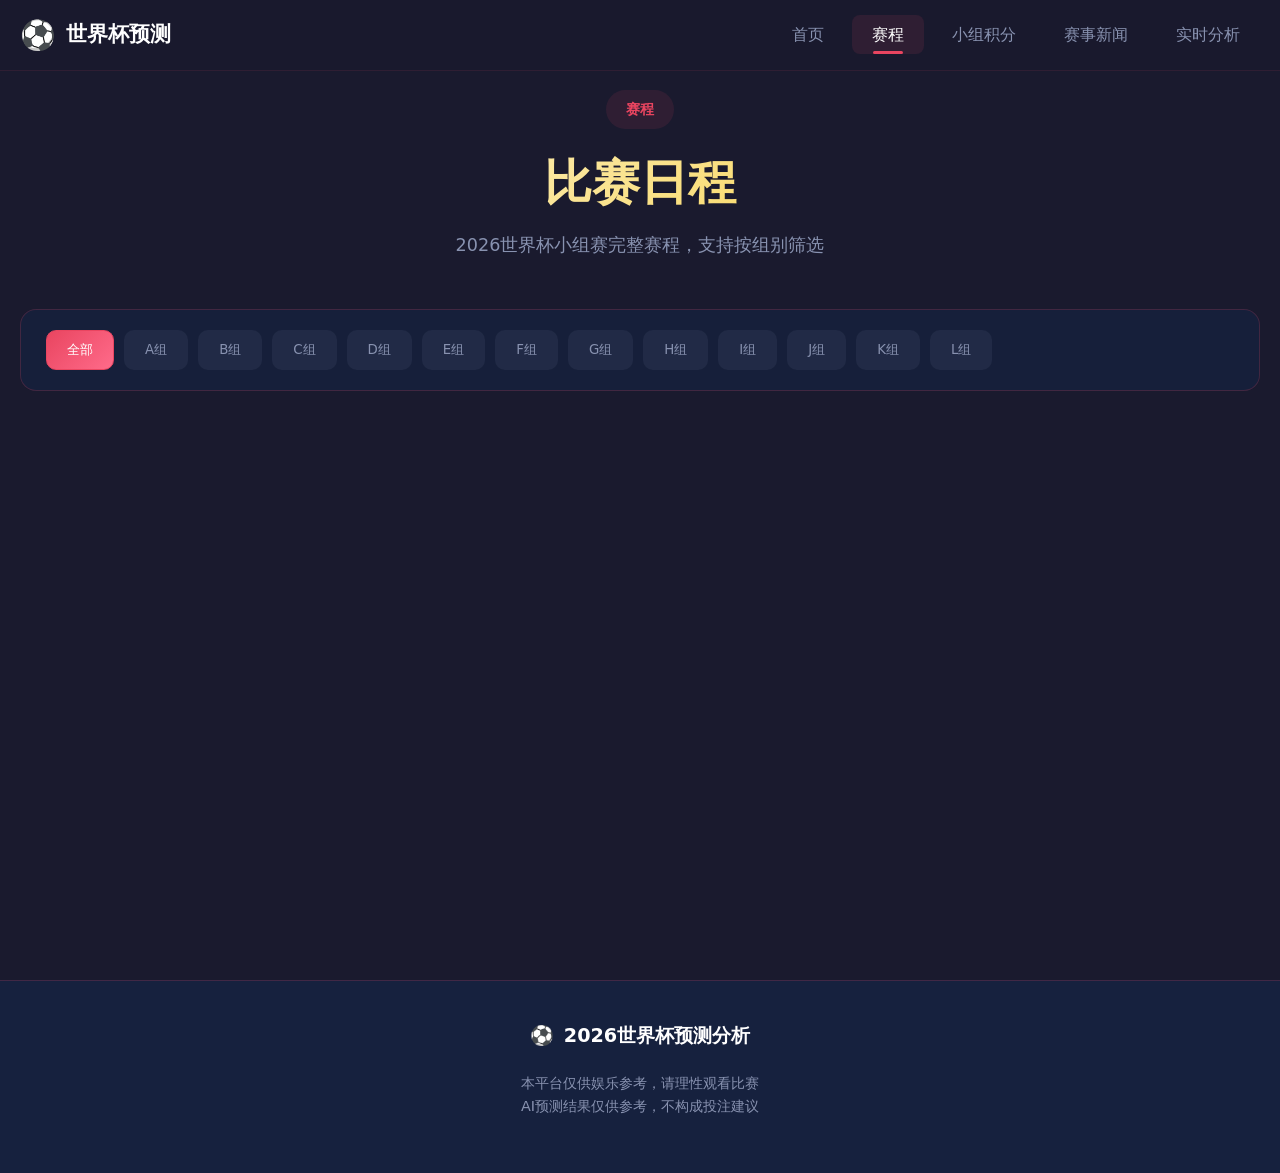
<file: schedule.html>
<!DOCTYPE html>
<html lang="zh-CN">
<head>
    <meta charset="UTF-8">
    <meta name="viewport" content="width=device-width, initial-scale=1.0">
    <title>赛程 - 2026世界杯预测分析</title>
    <link rel="stylesheet" href="styles.css">
</head>
<body>
    <!-- 导航栏 -->
    <nav class="main-nav" id="mainNav">
        <div class="nav-container">
            <a href="index.html" class="nav-logo">
                <span class="logo-icon">⚽</span>
                <span class="logo-text">世界杯预测</span>
            </a>
            <ul class="nav-menu" id="navMenu">
                <li><a href="index.html" class="nav-link">首页</a></li>
                <li><a href="schedule.html" class="nav-link active">赛程</a></li>
                <li><a href="standings.html" class="nav-link">小组积分</a></li>
                <li><a href="news.html" class="nav-link">赛事新闻</a></li>
                <li><a href="analysis.html" class="nav-link">实时分析</a></li>
            </ul>
            <button class="nav-toggle" id="navToggle">
                <span></span>
                <span></span>
                <span></span>
            </button>
        </div>
    </nav>

    <!-- 主内容 -->
    <main class="page-content">
        <div class="container">
            <div class="section-header">
                <span class="section-badge">赛程</span>
                <h1 class="section-title">比赛日程</h1>
                <p class="section-desc">2026世界杯小组赛完整赛程，支持按组别筛选</p>
            </div>

            <!-- 筛选栏 -->
            <div class="filter-bar">
                <div class="filter-tabs" id="filterTabs">
                    <button class="filter-tab all active" data-group="all">全部</button>
                    <button class="filter-tab" data-group="A">A组</button>
                    <button class="filter-tab" data-group="B">B组</button>
                    <button class="filter-tab" data-group="C">C组</button>
                    <button class="filter-tab" data-group="D">D组</button>
                    <button class="filter-tab" data-group="E">E组</button>
                    <button class="filter-tab" data-group="F">F组</button>
                    <button class="filter-tab" data-group="G">G组</button>
                    <button class="filter-tab" data-group="H">H组</button>
                    <button class="filter-tab" data-group="I">I组</button>
                    <button class="filter-tab" data-group="J">J组</button>
                    <button class="filter-tab" data-group="K">K组</button>
                    <button class="filter-tab" data-group="L">L组</button>
                </div>
            </div>

            <!-- 赛程列表 -->
            <div class="schedule-list" id="scheduleList">
                <!-- 动态加载 -->
            </div>
        </div>
    </main>

    <!-- 弹窗 -->
    <div class="modal-overlay" id="matchModal">
        <div class="modal">
            <div class="modal-header">
                <h3 class="modal-title" id="modalTitle">比赛分析</h3>
                <button class="modal-close" onclick="closeModal()">×</button>
            </div>
            <div class="modal-body" id="modalBody">
                <!-- 动态内容 -->
            </div>
        </div>
    </div>

    <!-- 页脚 -->
    <footer class="site-footer">
        <div class="container">
            <div class="footer-content">
                <div class="footer-brand">
                    <span class="footer-logo">⚽</span>
                    <span class="footer-text">2026世界杯预测分析</span>
                </div>
                <div class="footer-disclaimer">
                    <p>本平台仅供娱乐参考，请理性观看比赛</p>
                    <p>AI预测结果仅供参考，不构成投注建议</p>
                </div>
            </div>
        </div>
    </footer>

    <script>
        // 数据
        let scheduleData = null;
        let analysisData = null;
        let currentGroup = 'all';

        // 初始化
        document.addEventListener('DOMContentLoaded', async () => {
            initNavigation();
            await loadData();
            initFilters();
            renderSchedule();
        });

        // 导航
        function initNavigation() {
            const navToggle = document.getElementById('navToggle');
            const navMenu = document.getElementById('navMenu');
            const mainNav = document.getElementById('mainNav');

            navToggle.addEventListener('click', () => {
                navToggle.classList.toggle('active');
                navMenu.classList.toggle('active');
            });

            window.addEventListener('scroll', () => {
                if (window.scrollY > 100) {
                    mainNav.classList.add('scrolled');
                } else {
                    mainNav.classList.remove('scrolled');
                }
            });
        }

        // 加载数据
        async function loadData() {
            try {
                const [scheduleRes, analysisRes] = await Promise.all([
                    fetch('data/schedule.json'),
                    fetch('data/analysis.json')
                ]);
                scheduleData = await scheduleRes.json();
                analysisData = await analysisRes.json();
            } catch (e) {
                console.error('数据加载失败:', e);
                document.getElementById('scheduleList').innerHTML = `
                    <div class="empty-state">
                        <div class="empty-state-icon">⚠️</div>
                        <div class="empty-state-title">数据加载失败</div>
                        <p class="empty-state-desc">请刷新页面重试</p>
                    </div>
                `;
            }
        }

        // 筛选器
        function initFilters() {
            const tabs = document.querySelectorAll('.filter-tab');
            tabs.forEach(tab => {
                tab.addEventListener('click', () => {
                    tabs.forEach(t => t.classList.remove('active'));
                    tab.classList.add('active');
                    currentGroup = tab.dataset.group;
                    renderSchedule();
                });
            });
        }

        // 获取比赛分析
        function getMatchAnalysis(matchId) {
            if (!analysisData || !analysisData.matches) return null;
            return analysisData.matches.find(m => m.match_id === matchId);
        }

        // 渲染赛程
        function renderSchedule() {
            const container = document.getElementById('scheduleList');
            if (!scheduleData || !scheduleData.matches) return;

            let matches = scheduleData.matches;
            if (currentGroup !== 'all') {
                matches = matches.filter(m => m.group === currentGroup);
            }

            if (matches.length === 0) {
                container.innerHTML = `
                    <div class="empty-state">
                        <div class="empty-state-icon">📅</div>
                        <div class="empty-state-title">暂无比赛</div>
                        <p class="empty-state-desc">该小组暂无比赛安排</p>
                    </div>
                `;
                return;
            }

            // 按日期分组
            const groupedMatches = {};
            matches.forEach(match => {
                const dateKey = match.date;
                if (!groupedMatches[dateKey]) {
                    groupedMatches[dateKey] = [];
                }
                groupedMatches[dateKey].push(match);
            });

            let html = '';
            Object.keys(groupedMatches).sort().forEach(date => {
                const dayMatches = groupedMatches[date];
                html += `
                    <div class="group-section">
                        <h3 class="group-title">
                            <span>📅</span>
                            <span>${formatDateFull(date)}</span>
                            <span style="font-size: 0.9rem; color: var(--text-muted); font-weight: normal;">(${dayMatches.length}场比赛)</span>
                        </h3>
                        <div style="display: grid; gap: 15px;">
                            ${dayMatches.map(match => renderMatchCard(match)).join('')}
                        </div>
                    </div>
                `;
            });

            container.innerHTML = html;
        }

        // 渲染比赛卡片
        function renderMatchCard(match) {
            const venue = scheduleData.venues[match.venue] || {};
            const analysis = getMatchAnalysis(match.id);
            
            let scoreHtml;
            if (match.status === 'completed' && match.homeScore !== undefined) {
                scoreHtml = `
                    <div class="schedule-score">${match.homeScore} - ${match.awayScore}</div>
                `;
            } else {
                scoreHtml = `<div class="schedule-score vs">VS</div>`;
            }

            const statusText = match.status === 'completed' ? '已结束' : 
                               match.status === 'live' ? '进行中' : '未开始';
            const statusClass = match.status;

            return `
                <div class="schedule-card" onclick="openMatchModal(${match.id})">
                    <div class="schedule-card-header">
                        <div class="schedule-date">
                            <span>${match.group}组 · 第${match.round}轮</span>
                        </div>
                        <span class="match-status ${statusClass}">${statusText}</span>
                    </div>
                    <div class="schedule-teams">
                        <div class="schedule-team">
                            <div>
                                <div class="schedule-team-name">${match.home}</div>
                                <div class="schedule-team-code">FIFA #--</div>
                            </div>
                        </div>
                        ${scoreHtml}
                        <div class="schedule-team away">
                            <div>
                                <div class="schedule-team-name">${match.away}</div>
                                <div class="schedule-team-code">FIFA #--</div>
                            </div>
                        </div>
                    </div>
                    <div class="schedule-venue">
                        <span>🕐 ${match.time}</span>
                        <span>🏟️ ${venue.name || match.city || ''}</span>
                    </div>
                </div>
            `;
        }

        // 打开弹窗
        function openMatchModal(matchId) {
            const match = scheduleData.matches.find(m => m.id === matchId);
            const analysis = getMatchAnalysis(matchId);
            const venue = scheduleData.venues[match.venue] || {};

            if (!match) return;

            const score = match.homeScore !== undefined ? 
                `${match.homeScore} - ${match.awayScore}` : 'VS';
            const statusText = match.status === 'completed' ? '已结束' : 
                               match.status === 'live' ? '进行中' : '未开始';

            let analysisContent = '';
            if (analysis && analysis.analysis) {
                const a = analysis.analysis;
                analysisContent = `
                    <div class="analysis-section">
                        <h4 class="analysis-section-title">战术分析</h4>
                        <p class="analysis-text">${a.tactics || '暂无战术分析'}</p>
                    </div>
                    <div class="analysis-section">
                        <h4 class="analysis-section-title">关键球员</h4>
                        <p class="analysis-text">${a.key_players || '暂无关键球员信息'}</p>
                    </div>
                    <div class="analysis-section">
                        <h4 class="analysis-section-title">赔率分析</h4>
                        <p class="analysis-text">${a.odds_analysis || '暂无赔率分析'}</p>
                    </div>
                    <div class="analysis-section">
                        <h4 class="analysis-section-title">冷门因素</h4>
                        <p class="analysis-text">${a.upset_factors || '暂无冷门分析'}</p>
                    </div>
                    ${a.prediction ? `
                    <div class="analysis-prediction">
                        <div class="prediction-score">${a.prediction.score || '--'}</div>
                        <div class="prediction-result">${a.prediction.result || '预测中'}</div>
                        <span class="prediction-confidence">置信度: ${a.prediction.confidence || '中'}</span>
                    </div>
                    ` : ''}
                `;
            } else {
                analysisContent = `
                    <div class="empty-state">
                        <div class="empty-state-icon">📊</div>
                        <div class="empty-state-title">暂无详细分析</div>
                        <p class="empty-state-desc">分析数据正在生成中</p>
                    </div>
                `;
            }

            document.getElementById('modalTitle').textContent = `${match.home} vs ${match.away}`;
            document.getElementById('modalBody').innerHTML = `
                <div style="text-align: center; margin-bottom: 25px;">
                    <div style="font-size: 2.5rem; font-weight: 800; color: var(--gold); margin-bottom: 10px;">${score}</div>
                    <div style="color: var(--text-muted);">
                        <span>${match.group}组 · 第${match.round}轮</span>
                    </div>
                    <div style="color: var(--text-muted); margin-top: 8px;">
                        📅 ${formatDateFull(match.date)} ${match.time}
                    </div>
                    <div style="color: var(--text-muted); margin-top: 5px;">
                        🏟️ ${venue.name || match.city || ''} · ${venue.city || ''}
                    </div>
                    <div style="color: var(--text-muted); margin-top: 5px;">
                        ${statusText}
                    </div>
                </div>
                ${analysisContent}
            `;

            document.getElementById('matchModal').classList.add('active');
            document.body.style.overflow = 'hidden';
        }

        // 关闭弹窗
        function closeModal() {
            document.getElementById('matchModal').classList.remove('active');
            document.body.style.overflow = '';
        }

        // 点击遮罩关闭
        document.getElementById('matchModal').addEventListener('click', (e) => {
            if (e.target.id === 'matchModal') {
                closeModal();
            }
        });

        // ESC关闭弹窗
        document.addEventListener('keydown', (e) => {
            if (e.key === 'Escape') {
                closeModal();
            }
        });

        // 格式化日期
        function formatDateFull(dateStr) {
            const date = new Date(dateStr);
            const weekdays = ['周日', '周一', '周二', '周三', '周四', '周五', '周六'];
            return `${date.getFullYear()}年${date.getMonth() + 1}月${date.getDate()}日 ${weekdays[date.getDay()]}`;
        }
    </script>
</body>
</html>
</file>
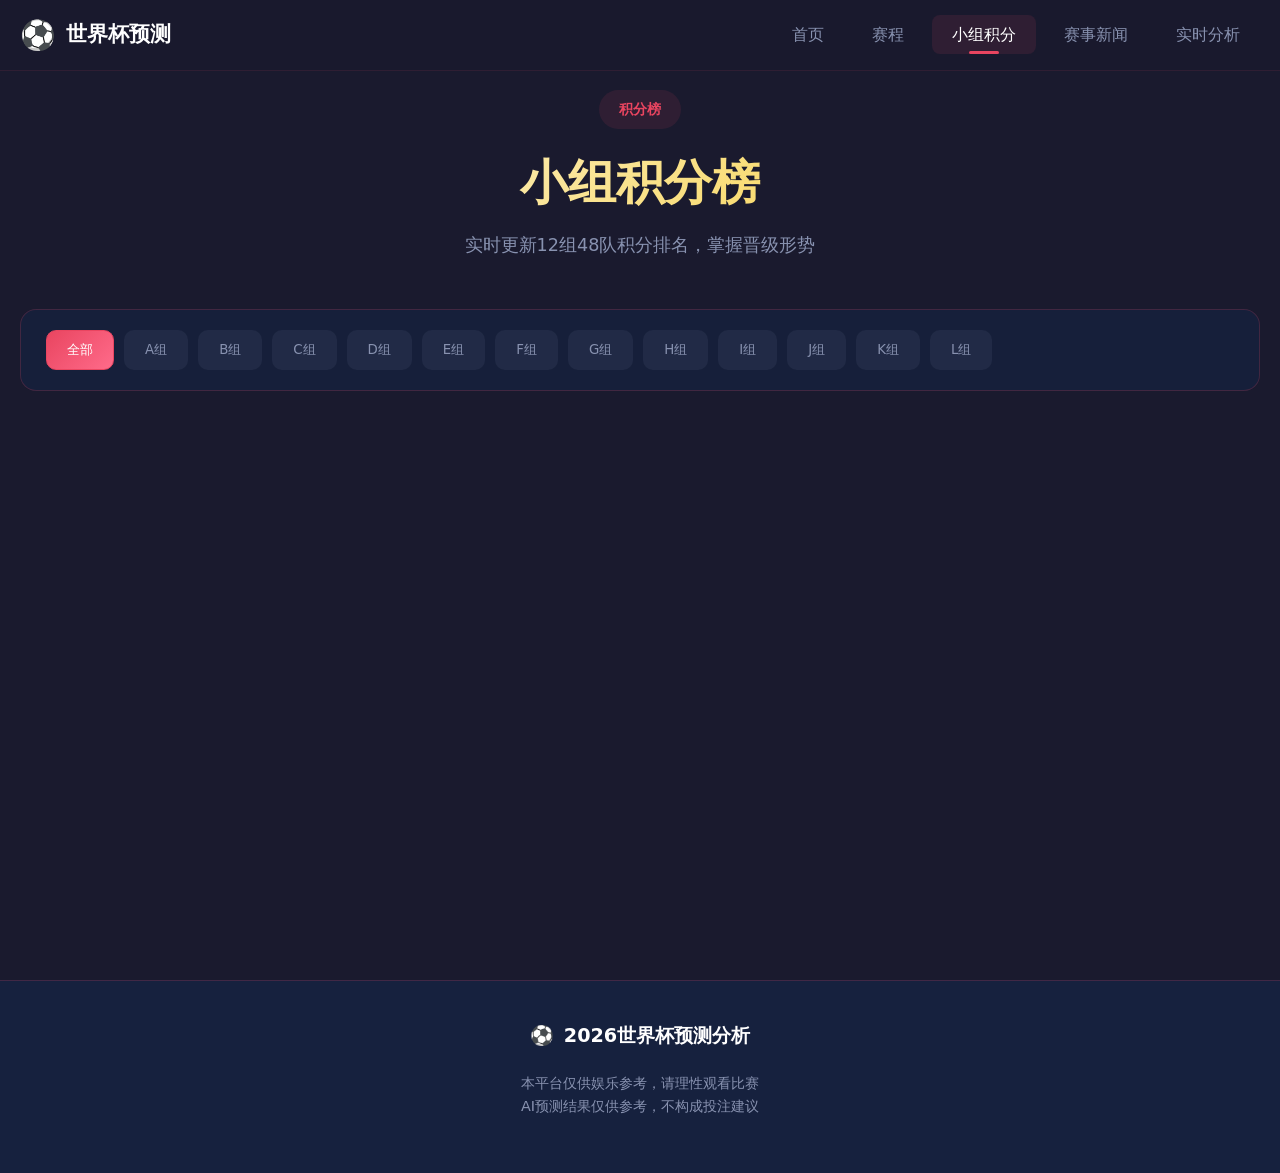
<file: standings.html>
<!DOCTYPE html>
<html lang="zh-CN">
<head>
    <meta charset="UTF-8">
    <meta name="viewport" content="width=device-width, initial-scale=1.0">
    <title>小组积分 - 2026世界杯预测分析</title>
    <link rel="stylesheet" href="styles.css">
</head>
<body>
    <!-- 导航栏 -->
    <nav class="main-nav" id="mainNav">
        <div class="nav-container">
            <a href="index.html" class="nav-logo">
                <span class="logo-icon">⚽</span>
                <span class="logo-text">世界杯预测</span>
            </a>
            <ul class="nav-menu" id="navMenu">
                <li><a href="index.html" class="nav-link">首页</a></li>
                <li><a href="schedule.html" class="nav-link">赛程</a></li>
                <li><a href="standings.html" class="nav-link active">小组积分</a></li>
                <li><a href="news.html" class="nav-link">赛事新闻</a></li>
                <li><a href="analysis.html" class="nav-link">实时分析</a></li>
            </ul>
            <button class="nav-toggle" id="navToggle">
                <span></span>
                <span></span>
                <span></span>
            </button>
        </div>
    </nav>

    <!-- 主内容 -->
    <main class="page-content">
        <div class="container">
            <div class="section-header">
                <span class="section-badge">积分榜</span>
                <h1 class="section-title">小组积分榜</h1>
                <p class="section-desc">实时更新12组48队积分排名，掌握晋级形势</p>
            </div>

            <!-- 筛选栏 -->
            <div class="filter-bar">
                <div class="filter-tabs" id="filterTabs">
                    <button class="filter-tab all active" data-group="all">全部</button>
                    <button class="filter-tab" data-group="A">A组</button>
                    <button class="filter-tab" data-group="B">B组</button>
                    <button class="filter-tab" data-group="C">C组</button>
                    <button class="filter-tab" data-group="D">D组</button>
                    <button class="filter-tab" data-group="E">E组</button>
                    <button class="filter-tab" data-group="F">F组</button>
                    <button class="filter-tab" data-group="G">G组</button>
                    <button class="filter-tab" data-group="H">H组</button>
                    <button class="filter-tab" data-group="I">I组</button>
                    <button class="filter-tab" data-group="J">J组</button>
                    <button class="filter-tab" data-group="K">K组</button>
                    <button class="filter-tab" data-group="L">L组</button>
                </div>
            </div>

            <!-- 积分榜容器 -->
            <div id="standingsContainer">
                <!-- 动态加载 -->
            </div>
        </div>
    </main>

    <!-- 页脚 -->
    <footer class="site-footer">
        <div class="container">
            <div class="footer-content">
                <div class="footer-brand">
                    <span class="footer-logo">⚽</span>
                    <span class="footer-text">2026世界杯预测分析</span>
                </div>
                <div class="footer-disclaimer">
                    <p>本平台仅供娱乐参考，请理性观看比赛</p>
                    <p>AI预测结果仅供参考，不构成投注建议</p>
                </div>
            </div>
        </div>
    </footer>

    <script>
        // 数据
        let standingsData = null;
        let currentGroup = 'all';

        // 初始化
        document.addEventListener('DOMContentLoaded', async () => {
            initNavigation();
            await loadData();
            initFilters();
            renderStandings();
        });

        // 导航
        function initNavigation() {
            const navToggle = document.getElementById('navToggle');
            const navMenu = document.getElementById('navMenu');
            const mainNav = document.getElementById('mainNav');

            navToggle.addEventListener('click', () => {
                navToggle.classList.toggle('active');
                navMenu.classList.toggle('active');
            });

            window.addEventListener('scroll', () => {
                if (window.scrollY > 100) {
                    mainNav.classList.add('scrolled');
                } else {
                    mainNav.classList.remove('scrolled');
                }
            });
        }

        // 加载数据
        async function loadData() {
            try {
                const res = await fetch('data/standings.json');
                standingsData = await res.json();
            } catch (e) {
                console.error('数据加载失败:', e);
                document.getElementById('standingsContainer').innerHTML = `
                    <div class="empty-state">
                        <div class="empty-state-icon">⚠️</div>
                        <div class="empty-state-title">数据加载失败</div>
                        <p class="empty-state-desc">请刷新页面重试</p>
                    </div>
                `;
            }
        }

        // 筛选器
        function initFilters() {
            const tabs = document.querySelectorAll('.filter-tab');
            tabs.forEach(tab => {
                tab.addEventListener('click', () => {
                    tabs.forEach(t => t.classList.remove('active'));
                    tab.classList.add('active');
                    currentGroup = tab.dataset.group;
                    renderStandings();
                });
            });
        }

        // 球队代码映射
        const teamCodes = {
            '墨西哥': 'MEX', '南非': 'RSA', '韩国': 'KOR', '捷克': 'CZE',
            '加拿大': 'CAN', '波黑': 'BIH', '卡塔尔': 'QAT', '瑞士': 'SUI',
            '巴西': 'BRA', '摩洛哥': 'MAR', '海地': 'HAI', '苏格兰': 'SCO',
            '美国': 'USA', '巴拉圭': 'PAR', '澳大利亚': 'AUS', '土耳其': 'TUR',
            '德国': 'GER', '库拉索': 'CUW', '科特迪瓦': 'CIV', '厄瓜多尔': 'ECU',
            '荷兰': 'NED', '日本': 'JPN', '瑞典': 'SWE', '突尼斯': 'TUN',
            '比利时': 'BEL', '埃及': 'EGY', '伊朗': 'IRN', '新西兰': 'NZL',
            '西班牙': 'ESP', '佛得角': 'CPV', '沙特': 'KSA', '乌拉圭': 'URU',
            '法国': 'FRA', '塞内加尔': 'SEN', '伊拉克': 'IRQ', '挪威': 'NOR',
            '阿根廷': 'ARG', '阿尔及利亚': 'ALG', '奥地利': 'AUT', '约旦': 'JOR',
            '葡萄牙': 'POR', '刚果民主共和国': 'COD', '乌兹别克斯坦': 'UZB', '哥伦比亚': 'COL',
            '英格兰': 'ENG', '克罗地亚': 'CRO', '加纳': 'GHA', '巴拿马': 'PAN'
        };

        // 球队国旗emoji映射
        const teamFlags = {
            '墨西哥': '🇲🇽', '南非': '🇿🇦', '韩国': '🇰🇷', '捷克': '🇨🇿',
            '加拿大': '🇨🇦', '波黑': '🇧🇦', '卡塔尔': '🇶🇦', '瑞士': '🇨🇭',
            '巴西': '🇧🇷', '摩洛哥': '🇲🇦', '海地': '🇭🇹', '苏格兰': '🏴󠁧󠁢󠁳󠁣󠁴󠁿',
            '美国': '🇺🇸', '巴拉圭': '🇵🇾', '澳大利亚': '🇦🇺', '土耳其': '🇹🇷',
            '德国': '🇩🇪', '库拉索': '🇨🇼', '科特迪瓦': '🇨🇮', '厄瓜多尔': '🇪🇨',
            '荷兰': '🇳🇱', '日本': '🇯🇵', '瑞典': '🇸🇪', '突尼斯': '🇹🇳',
            '比利时': '🇧🇪', '埃及': '🇪🇬', '伊朗': '🇮🇷', '新西兰': '🇳🇿',
            '西班牙': '🇪🇸', '佛得角': '🇨🇻', '沙特': '🇸🇦', '乌拉圭': '🇺🇾',
            '法国': '🇫🇷', '塞内加尔': '🇸🇳', '伊拉克': '🇮🇶', '挪威': '🇳🇴',
            '阿根廷': '🇦🇷', '阿尔及利亚': '🇩🇿', '奥地利': '🇦🇹', '约旦': '🇯🇴',
            '葡萄牙': '🇵🇹', '刚果民主共和国': '🇨🇩', '乌兹别克斯坦': '🇺🇿', '哥伦比亚': '🇨🇴',
            '英格兰': '🏴󠁧󠁢󠁥󠁮󠁧󠁿', '克罗地亚': '🇭🇷', '加纳': '🇬🇭', '巴拿马': '🇵🇦'
        };

        // 渲染积分榜
        function renderStandings() {
            const container = document.getElementById('standingsContainer');
            if (!standingsData || !standingsData.groups) {
                container.innerHTML = `
                    <div class="empty-state">
                        <div class="empty-state-icon">🏆</div>
                        <div class="empty-state-title">暂无积分数据</div>
                        <p class="empty-state-desc">世界杯即将开始</p>
                    </div>
                `;
                return;
            }

            let groups = standingsData.groups;
            if (currentGroup !== 'all') {
                groups = groups.filter(g => g.id === currentGroup);
            }

            if (groups.length === 0) {
                container.innerHTML = `
                    <div class="empty-state">
                        <div class="empty-state-icon">🏆</div>
                        <div class="empty-state-title">暂无数据</div>
                    </div>
                `;
                return;
            }

            container.innerHTML = groups.map(group => `
                <div class="standings-container" style="margin-bottom: 30px;">
                    <div class="standings-header">
                        <h3 class="standings-title">
                            <span>🏆</span>
                            <span>${group.name}</span>
                        </h3>
                    </div>
                    <div style="overflow-x: auto;">
                        <table class="standings-table">
                            <thead>
                                <tr>
                                    <th style="width: 50px;">排名</th>
                                    <th style="text-align: left;">球队</th>
                                    <th>场</th>
                                    <th>胜</th>
                                    <th>平</th>
                                    <th>负</th>
                                    <th>进</th>
                                    <th>失</th>
                                    <th>净胜</th>
                                    <th>积分</th>
                                </tr>
                            </thead>
                            <tbody>
                                ${group.teams.map((team, index) => {
                                    const gd = team.goalDifference !== undefined ? team.goalDifference : (team.goalsFor - team.goalsAgainst);
                                    const gdClass = gd > 0 ? 'gd-positive' : gd < 0 ? 'gd-negative' : '';
                                    const rankClass = index === 0 ? 'rank-1' : index === 1 ? 'rank-2' : index === 2 ? 'rank-3' : 'rank-4';
                                    
                                    return `
                                        <tr>
                                            <td class="${rankClass}">${index + 1}</td>
                                            <td style="text-align: left;">
                                                <div class="team-cell">
                                                    <span style="font-size: 1.3rem;">${teamFlags[team.name] || '🏳️'}</span>
                                                    <span>${team.name}</span>
                                                </div>
                                            </td>
                                            <td>${team.played}</td>
                                            <td>${team.won}</td>
                                            <td>${team.drawn}</td>
                                            <td>${team.lost}</td>
                                            <td>${team.goalsFor}</td>
                                            <td>${team.goalsAgainst}</td>
                                            <td class="${gdClass}">${gd > 0 ? '+' : ''}${gd}</td>
                                            <td class="points-cell">${team.points}</td>
                                        </tr>
                                    `;
                                }).join('')}
                            </tbody>
                        </table>
                    </div>
                    <div style="padding: 15px 25px; background: rgba(136, 146, 176, 0.05); border-top: 1px solid rgba(136, 146, 176, 0.1);">
                        <div style="display: flex; gap: 20px; font-size: 0.8rem; color: var(--text-muted);">
                            <span><span style="color: #4ade80;">●</span> 出线</span>
                            <span><span style="color: #fb923c;">●</span> 待定</span>
                            <span><span style="color: #f87171;">●</span> 淘汰</span>
                        </div>
                    </div>
                </div>
            `).join('');
        }
    </script>
</body>
</html>
</file>
<file: styles.css>
/* ==========================================
   2026世界杯预测分析 - v2.0 样式表
   深蓝黑主题 · 现代卡片式布局 · 多窗口模式
   ========================================== */

/* ===== CSS变量 ===== */
:root {
    --primary: #1a1a2e;
    --secondary: #16213e;
    --accent: #e94560;
    --gold: #f5c518;
    --success: #00d4aa;
    --text: #ffffff;
    --text-muted: #8892b0;
    --card-bg: rgba(22, 33, 62, 0.8);
    --card-border: rgba(233, 69, 96, 0.2);
    --shadow: 0 8px 32px rgba(0, 0, 0, 0.4);
    --transition: all 0.3s cubic-bezier(0.4, 0, 0.2, 1);
}

/* ===== 重置样式 ===== */
*, *::before, *::after {
    margin: 0;
    padding: 0;
    box-sizing: border-box;
}

html {
    scroll-behavior: smooth;
}

body {
    font-family: 'Segoe UI', system-ui, -apple-system, sans-serif;
    background: var(--primary);
    color: var(--text);
    line-height: 1.6;
    overflow-x: hidden;
}

a {
    text-decoration: none;
    color: inherit;
}

button {
    cursor: pointer;
    border: none;
    background: none;
    font-family: inherit;
}

/* ===== 滚动条 ===== */
::-webkit-scrollbar {
    width: 8px;
    height: 8px;
}

::-webkit-scrollbar-track {
    background: var(--primary);
}

::-webkit-scrollbar-thumb {
    background: var(--accent);
    border-radius: 4px;
}

::-webkit-scrollbar-thumb:hover {
    background: #ff6b8a;
}

/* ===== 容器 ===== */
.container {
    max-width: 1400px;
    margin: 0 auto;
    padding: 0 20px;
}

/* ===== 导航栏 ===== */
.main-nav {
    position: fixed;
    top: 0;
    left: 0;
    right: 0;
    z-index: 1000;
    background: rgba(26, 26, 46, 0.95);
    backdrop-filter: blur(20px);
    border-bottom: 1px solid rgba(233, 69, 96, 0.1);
    transition: var(--transition);
}

.main-nav.scrolled {
    background: rgba(26, 26, 46, 0.98);
    box-shadow: 0 4px 20px rgba(0, 0, 0, 0.3);
}

.nav-container {
    max-width: 1400px;
    margin: 0 auto;
    padding: 0 20px;
    display: flex;
    align-items: center;
    justify-content: space-between;
    height: 70px;
}

.nav-logo {
    display: flex;
    align-items: center;
    gap: 10px;
    font-size: 1.3rem;
    font-weight: 700;
}

.nav-logo .logo-icon {
    font-size: 1.8rem;
    animation: pulse 2s infinite;
}

@keyframes pulse {
    0%, 100% { transform: scale(1); }
    50% { transform: scale(1.1); }
}

.nav-menu {
    display: flex;
    gap: 8px;
    list-style: none;
}

.nav-link {
    padding: 10px 20px;
    border-radius: 8px;
    font-weight: 500;
    color: var(--text-muted);
    transition: var(--transition);
    position: relative;
}

.nav-link:hover,
.nav-link.active {
    color: var(--text);
    background: rgba(233, 69, 96, 0.1);
}

.nav-link.active::after {
    content: '';
    position: absolute;
    bottom: 0;
    left: 50%;
    transform: translateX(-50%);
    width: 30px;
    height: 3px;
    background: var(--accent);
    border-radius: 2px;
}

.nav-toggle {
    display: none;
    flex-direction: column;
    gap: 5px;
    padding: 5px;
}

.nav-toggle span {
    width: 25px;
    height: 2px;
    background: var(--text);
    transition: var(--transition);
}

/* ===== 英雄区域 ===== */
.hero-section {
    min-height: 100vh;
    display: flex;
    align-items: center;
    justify-content: center;
    position: relative;
    padding: 100px 20px;
    background: linear-gradient(135deg, var(--primary) 0%, var(--secondary) 50%, #0f1729 100%);
    overflow: hidden;
}

.hero-section::before {
    content: '';
    position: absolute;
    top: 0;
    left: 0;
    right: 0;
    bottom: 0;
    background: 
        radial-gradient(circle at 20% 80%, rgba(233, 69, 96, 0.15) 0%, transparent 40%),
        radial-gradient(circle at 80% 20%, rgba(245, 197, 24, 0.1) 0%, transparent 40%);
}

.hero-content {
    text-align: center;
    position: relative;
    z-index: 1;
}

.trophy-container {
    margin-bottom: 30px;
    position: relative;
    display: inline-block;
}

.trophy-icon {
    width: 120px;
    height: 120px;
    object-fit: contain;
    filter: drop-shadow(0 0 30px rgba(245, 197, 24, 0.5));
    animation: float 3s ease-in-out infinite;
}

@keyframes float {
    0%, 100% { transform: translateY(0); }
    50% { transform: translateY(-15px); }
}

.trophy-glow {
    position: absolute;
    top: 50%;
    left: 50%;
    transform: translate(-50%, -50%);
    width: 200px;
    height: 200px;
    background: radial-gradient(circle, rgba(245, 197, 24, 0.2) 0%, transparent 70%);
    animation: glow 2s ease-in-out infinite alternate;
}

@keyframes glow {
    0% { opacity: 0.5; transform: translate(-50%, -50%) scale(1); }
    100% { opacity: 1; transform: translate(-50%, -50%) scale(1.2); }
}

.hero-title {
    font-size: clamp(2.5rem, 6vw, 4.5rem);
    font-weight: 800;
    margin-bottom: 15px;
    background: linear-gradient(135deg, var(--text) 0%, var(--gold) 100%);
    -webkit-background-clip: text;
    -webkit-text-fill-color: transparent;
    background-clip: text;
}

.year-text {
    display: block;
    font-size: clamp(4rem, 10vw, 8rem);
    background: linear-gradient(135deg, var(--gold) 0%, #fff 50%, var(--gold) 100%);
    -webkit-background-clip: text;
    -webkit-text-fill-color: transparent;
    background-clip: text;
    text-shadow: 0 0 60px rgba(245, 197, 24, 0.3);
}

.world-cup-text {
    display: block;
    font-size: clamp(1.5rem, 4vw, 2.5rem);
    margin-top: 10px;
}

.hero-subtitle {
    font-size: 1.2rem;
    color: var(--text-muted);
    margin-bottom: 40px;
}

/* ===== 倒计时 ===== */
.match-countdown {
    display: flex;
    justify-content: center;
    align-items: center;
    gap: 15px;
    margin-top: 40px;
}

.countdown-item {
    display: flex;
    flex-direction: column;
    align-items: center;
    background: var(--card-bg);
    border: 1px solid var(--card-border);
    border-radius: 16px;
    padding: 20px 25px;
    min-width: 90px;
    backdrop-filter: blur(10px);
}

.countdown-number {
    font-size: 3rem;
    font-weight: 800;
    color: var(--gold);
    line-height: 1;
    font-variant-numeric: tabular-nums;
}

.countdown-label {
    font-size: 0.85rem;
    color: var(--text-muted);
    margin-top: 5px;
    text-transform: uppercase;
    letter-spacing: 1px;
}

.countdown-separator {
    font-size: 2.5rem;
    font-weight: 700;
    color: var(--accent);
    animation: blink 1s infinite;
}

@keyframes blink {
    0%, 100% { opacity: 1; }
    50% { opacity: 0.3; }
}

/* ===== 今日比赛卡片 ===== */
.today-matches {
    margin-top: 60px;
}

.today-matches-title {
    font-size: 1.5rem;
    margin-bottom: 25px;
    display: flex;
    align-items: center;
    gap: 10px;
}

.today-matches-title::before {
    content: '';
    width: 4px;
    height: 25px;
    background: var(--accent);
    border-radius: 2px;
}

.today-matches-grid {
    display: grid;
    grid-template-columns: repeat(auto-fit, minmax(320px, 1fr));
    gap: 20px;
}

.match-card {
    background: var(--card-bg);
    border: 1px solid var(--card-border);
    border-radius: 16px;
    padding: 25px;
    backdrop-filter: blur(10px);
    transition: var(--transition);
    cursor: pointer;
}

.match-card:hover {
    transform: translateY(-5px);
    border-color: var(--accent);
    box-shadow: 0 15px 40px rgba(233, 69, 96, 0.2);
}

.match-card-header {
    display: flex;
    justify-content: space-between;
    align-items: center;
    margin-bottom: 20px;
}

.match-group-badge {
    background: rgba(233, 69, 96, 0.2);
    color: var(--accent);
    padding: 5px 12px;
    border-radius: 20px;
    font-size: 0.85rem;
    font-weight: 600;
}

.match-status {
    padding: 5px 12px;
    border-radius: 20px;
    font-size: 0.85rem;
    font-weight: 600;
}

.match-status.live {
    background: rgba(0, 212, 170, 0.2);
    color: var(--success);
    animation: pulse-status 2s infinite;
}

.match-status.upcoming {
    background: rgba(136, 146, 176, 0.2);
    color: var(--text-muted);
}

.match-status.completed {
    background: rgba(245, 197, 24, 0.2);
    color: var(--gold);
}

@keyframes pulse-status {
    0%, 100% { opacity: 1; }
    50% { opacity: 0.6; }
}

.match-teams {
    display: flex;
    align-items: center;
    justify-content: space-between;
    gap: 15px;
}

.team {
    flex: 1;
    text-align: center;
}

.team-name {
    font-size: 1.1rem;
    font-weight: 600;
    margin-bottom: 5px;
}

.team-rank {
    font-size: 0.8rem;
    color: var(--text-muted);
}

.team-logo {
    width: 50px;
    height: 50px;
    background: rgba(255, 255, 255, 0.1);
    border-radius: 50%;
    display: flex;
    align-items: center;
    justify-content: center;
    margin: 0 auto 10px;
    font-size: 1.5rem;
}

.match-score {
    display: flex;
    flex-direction: column;
    align-items: center;
    padding: 0 20px;
}

.score-display {
    font-size: 2.2rem;
    font-weight: 800;
    color: var(--gold);
    letter-spacing: 2px;
}

.score-display.vs {
    font-size: 1rem;
    color: var(--text-muted);
}

.match-time {
    font-size: 0.9rem;
    color: var(--text-muted);
    margin-top: 15px;
    text-align: center;
    display: flex;
    align-items: center;
    justify-content: center;
    gap: 8px;
}

/* ===== 功能入口 ===== */
.section {
    padding: 80px 0;
}

.section-header {
    text-align: center;
    margin-bottom: 50px;
}

.section-badge {
    display: inline-block;
    background: rgba(233, 69, 96, 0.1);
    color: var(--accent);
    padding: 8px 20px;
    border-radius: 20px;
    font-size: 0.9rem;
    font-weight: 600;
    margin-bottom: 15px;
}

.section-title {
    font-size: clamp(2rem, 4vw, 3rem);
    font-weight: 700;
    margin-bottom: 10px;
    background: linear-gradient(135deg, var(--text) 0%, var(--gold) 100%);
    -webkit-background-clip: text;
    -webkit-text-fill-color: transparent;
    background-clip: text;
}

.section-desc {
    color: var(--text-muted);
    font-size: 1.1rem;
}

/* ===== 入口卡片网格 ===== */
.portal-grid {
    display: grid;
    grid-template-columns: repeat(auto-fit, minmax(280px, 1fr));
    gap: 25px;
}

.portal-card {
    background: var(--card-bg);
    border: 1px solid var(--card-border);
    border-radius: 20px;
    padding: 30px;
    backdrop-filter: blur(10px);
    transition: var(--transition);
    position: relative;
    overflow: hidden;
}

.portal-card::before {
    content: '';
    position: absolute;
    top: 0;
    left: 0;
    right: 0;
    height: 3px;
    background: linear-gradient(90deg, var(--accent), var(--gold));
    transform: scaleX(0);
    transform-origin: left;
    transition: var(--transition);
}

.portal-card:hover {
    transform: translateY(-8px);
    border-color: var(--accent);
    box-shadow: 0 20px 50px rgba(233, 69, 96, 0.15);
}

.portal-card:hover::before {
    transform: scaleX(1);
}

.portal-card.featured {
    background: linear-gradient(145deg, rgba(233, 69, 96, 0.15), rgba(22, 33, 62, 0.9));
    border-color: rgba(233, 69, 96, 0.3);
}

.portal-icon {
    font-size: 3rem;
    margin-bottom: 20px;
}

.portal-title {
    font-size: 1.4rem;
    font-weight: 700;
    margin-bottom: 10px;
}

.portal-desc {
    color: var(--text-muted);
    font-size: 0.95rem;
    margin-bottom: 20px;
    line-height: 1.6;
}

.portal-meta {
    display: flex;
    gap: 10px;
    flex-wrap: wrap;
}

.portal-badge {
    background: rgba(136, 146, 176, 0.2);
    color: var(--text-muted);
    padding: 5px 12px;
    border-radius: 15px;
    font-size: 0.8rem;
}

.portal-badge.hot {
    background: rgba(233, 69, 96, 0.2);
    color: var(--accent);
}

.portal-arrow {
    position: absolute;
    right: 25px;
    bottom: 25px;
    font-size: 1.5rem;
    color: var(--accent);
    opacity: 0;
    transform: translateX(-10px);
    transition: var(--transition);
}

.portal-card:hover .portal-arrow {
    opacity: 1;
    transform: translateX(0);
}

/* ===== 资讯网格 ===== */
.info-grid {
    display: grid;
    grid-template-columns: repeat(auto-fit, minmax(200px, 1fr));
    gap: 20px;
}

.info-card {
    background: var(--card-bg);
    border: 1px solid var(--card-border);
    border-radius: 16px;
    padding: 25px;
    display: flex;
    align-items: center;
    gap: 15px;
    transition: var(--transition);
}

.info-card:hover {
    border-color: var(--gold);
    transform: translateY(-3px);
}

.info-icon {
    font-size: 2.5rem;
}

.info-content h4 {
    font-size: 1rem;
    font-weight: 600;
    margin-bottom: 3px;
}

.info-content p {
    color: var(--text-muted);
    font-size: 0.9rem;
}

/* ===== 页脚 ===== */
.site-footer {
    background: var(--secondary);
    padding: 40px 0;
    margin-top: 80px;
    border-top: 1px solid var(--card-border);
}

.footer-content {
    text-align: center;
}

.footer-brand {
    display: flex;
    align-items: center;
    justify-content: center;
    gap: 10px;
    font-size: 1.2rem;
    font-weight: 700;
    margin-bottom: 20px;
}

.footer-disclaimer {
    color: var(--text-muted);
    font-size: 0.9rem;
    margin-bottom: 15px;
}

.footer-links {
    color: var(--text-muted);
    font-size: 0.85rem;
}

/* ===== 页面内容区 ===== */
.page-content {
    padding-top: 90px;
    min-height: 100vh;
}

/* ===== 筛选栏 ===== */
.filter-bar {
    background: var(--card-bg);
    border: 1px solid var(--card-border);
    border-radius: 16px;
    padding: 20px 25px;
    margin-bottom: 30px;
    backdrop-filter: blur(10px);
}

.filter-tabs {
    display: flex;
    flex-wrap: wrap;
    gap: 10px;
}

.filter-tab {
    padding: 10px 20px;
    border-radius: 10px;
    font-weight: 500;
    color: var(--text-muted);
    background: rgba(136, 146, 176, 0.1);
    transition: var(--transition);
    border: 1px solid transparent;
}

.filter-tab:hover {
    color: var(--text);
    background: rgba(233, 69, 96, 0.1);
}

.filter-tab.active {
    color: var(--text);
    background: var(--accent);
    border-color: var(--accent);
}

.filter-tab.all {
    background: linear-gradient(135deg, var(--accent), #ff6b8a);
    color: white;
}

/* ===== 赛程列表 ===== */
.schedule-list {
    display: grid;
    gap: 15px;
}

.schedule-card {
    background: var(--card-bg);
    border: 1px solid var(--card-border);
    border-radius: 16px;
    padding: 25px;
    backdrop-filter: blur(10px);
    transition: var(--transition);
    cursor: pointer;
}

.schedule-card:hover {
    transform: translateX(10px);
    border-color: var(--accent);
    box-shadow: 0 10px 30px rgba(233, 69, 96, 0.1);
}

.schedule-card-header {
    display: flex;
    justify-content: space-between;
    align-items: center;
    margin-bottom: 15px;
}

.schedule-date {
    font-size: 0.9rem;
    color: var(--text-muted);
    display: flex;
    align-items: center;
    gap: 8px;
}

.schedule-teams {
    display: flex;
    align-items: center;
    gap: 20px;
}

.schedule-team {
    flex: 1;
    display: flex;
    align-items: center;
    gap: 12px;
}

.schedule-team.away {
    justify-content: flex-end;
    text-align: right;
}

.schedule-team-name {
    font-size: 1.2rem;
    font-weight: 600;
}

.schedule-team-code {
    font-size: 0.8rem;
    color: var(--text-muted);
}

.schedule-score {
    font-size: 1.8rem;
    font-weight: 800;
    color: var(--gold);
    min-width: 60px;
    text-align: center;
}

.schedule-score.vs {
    color: var(--text-muted);
    font-size: 1rem;
    font-weight: 500;
}

.schedule-venue {
    margin-top: 15px;
    padding-top: 15px;
    border-top: 1px solid rgba(136, 146, 176, 0.1);
    display: flex;
    justify-content: space-between;
    align-items: center;
    font-size: 0.9rem;
    color: var(--text-muted);
}

/* ===== 积分榜 ===== */
.standings-container {
    background: var(--card-bg);
    border: 1px solid var(--card-border);
    border-radius: 20px;
    overflow: hidden;
    backdrop-filter: blur(10px);
}

.standings-header {
    background: linear-gradient(135deg, rgba(233, 69, 96, 0.1), rgba(22, 33, 62, 0.9));
    padding: 20px 25px;
    border-bottom: 1px solid var(--card-border);
}

.standings-title {
    font-size: 1.3rem;
    font-weight: 700;
    display: flex;
    align-items: center;
    gap: 10px;
}

.standings-table {
    width: 100%;
    border-collapse: collapse;
}

.standings-table th,
.standings-table td {
    padding: 15px 20px;
    text-align: center;
}

.standings-table th {
    background: rgba(136, 146, 176, 0.1);
    color: var(--text-muted);
    font-weight: 600;
    font-size: 0.85rem;
    text-transform: uppercase;
    letter-spacing: 0.5px;
}

.standings-table tr {
    border-bottom: 1px solid rgba(136, 146, 176, 0.05);
    transition: var(--transition);
}

.standings-table tbody tr:hover {
    background: rgba(233, 69, 96, 0.05);
}

.standings-table td:first-child {
    font-weight: 700;
    color: var(--gold);
}

.standings-table .team-cell {
    display: flex;
    align-items: center;
    gap: 10px;
    justify-content: flex-start;
}

.standings-table .team-cell span:last-child {
    font-weight: 600;
}

.standings-table .rank-1 { color: #4ade80; }
.standings-table .rank-2 { color: #60a5fa; }
.standings-table .rank-3 { color: #fb923c; }
.standings-table .rank-4 { color: #f87171; }

.points-cell {
    font-weight: 800;
    color: var(--gold);
    font-size: 1.1rem;
}

.gd-positive { color: #4ade80; }
.gd-negative { color: #f87171; }

/* ===== 新闻卡片 ===== */
.news-grid {
    display: grid;
    grid-template-columns: repeat(auto-fit, minmax(350px, 1fr));
    gap: 25px;
}

.news-card {
    background: var(--card-bg);
    border: 1px solid var(--card-border);
    border-radius: 20px;
    overflow: hidden;
    transition: var(--transition);
    cursor: pointer;
}

.news-card:hover {
    transform: translateY(-8px);
    border-color: var(--accent);
    box-shadow: 0 20px 50px rgba(233, 69, 96, 0.15);
}

.news-content {
    padding: 25px;
}

.news-category {
    display: inline-block;
    background: rgba(233, 69, 96, 0.15);
    color: var(--accent);
    padding: 5px 12px;
    border-radius: 15px;
    font-size: 0.8rem;
    font-weight: 600;
    margin-bottom: 12px;
}

.news-title {
    font-size: 1.2rem;
    font-weight: 700;
    margin-bottom: 12px;
    line-height: 1.4;
    display: -webkit-box;
    -webkit-line-clamp: 2;
    -webkit-box-orient: vertical;
    overflow: hidden;
}

.news-summary {
    color: var(--text-muted);
    font-size: 0.95rem;
    line-height: 1.6;
    display: -webkit-box;
    -webkit-line-clamp: 3;
    -webkit-box-orient: vertical;
    overflow: hidden;
    margin-bottom: 15px;
}

.news-meta {
    display: flex;
    justify-content: space-between;
    align-items: center;
    font-size: 0.85rem;
    color: var(--text-muted);
}

.news-source {
    display: flex;
    align-items: center;
    gap: 5px;
}

/* ===== 分析页面 ===== */
.analysis-container {
    display: grid;
    grid-template-columns: 1fr 400px;
    gap: 30px;
}

.match-selector {
    background: var(--card-bg);
    border: 1px solid var(--card-border);
    border-radius: 16px;
    padding: 25px;
    backdrop-filter: blur(10px);
}

.match-selector-title {
    font-size: 1.1rem;
    font-weight: 600;
    margin-bottom: 20px;
    display: flex;
    align-items: center;
    gap: 10px;
}

.match-selector-list {
    display: grid;
    gap: 10px;
    max-height: 500px;
    overflow-y: auto;
}

.match-selector-item {
    padding: 15px;
    background: rgba(136, 146, 176, 0.05);
    border: 1px solid rgba(136, 146, 176, 0.1);
    border-radius: 12px;
    cursor: pointer;
    transition: var(--transition);
}

.match-selector-item:hover {
    background: rgba(233, 69, 96, 0.1);
    border-color: var(--accent);
}

.match-selector-item.active {
    background: rgba(233, 69, 96, 0.15);
    border-color: var(--accent);
}

.match-selector-teams {
    font-size: 0.95rem;
    font-weight: 600;
    margin-bottom: 5px;
}

.match-selector-info {
    font-size: 0.8rem;
    color: var(--text-muted);
}

/* ===== 分析面板 ===== */
.analysis-panel {
    background: var(--card-bg);
    border: 1px solid var(--card-border);
    border-radius: 20px;
    overflow: hidden;
    backdrop-filter: blur(10px);
}

.analysis-header {
    background: linear-gradient(135deg, rgba(233, 69, 96, 0.1), rgba(22, 33, 62, 0.9));
    padding: 25px;
    border-bottom: 1px solid var(--card-border);
}

.analysis-match-title {
    font-size: 1.4rem;
    font-weight: 700;
    margin-bottom: 10px;
    text-align: center;
}

.analysis-match-info {
    text-align: center;
    color: var(--text-muted);
    font-size: 0.9rem;
}

.analysis-content {
    padding: 25px;
}

.analysis-section {
    margin-bottom: 25px;
}

.analysis-section:last-child {
    margin-bottom: 0;
}

.analysis-section-title {
    font-size: 1rem;
    font-weight: 600;
    margin-bottom: 12px;
    display: flex;
    align-items: center;
    gap: 8px;
    color: var(--gold);
}

.analysis-section-title::before {
    content: '';
    width: 3px;
    height: 18px;
    background: var(--gold);
    border-radius: 2px;
}

.analysis-text {
    color: var(--text-muted);
    font-size: 0.95rem;
    line-height: 1.7;
}

.analysis-prediction {
    background: linear-gradient(135deg, rgba(245, 197, 24, 0.1), rgba(22, 33, 62, 0.9));
    border: 1px solid rgba(245, 197, 24, 0.2);
    border-radius: 16px;
    padding: 25px;
    text-align: center;
}

.prediction-score {
    font-size: 3.5rem;
    font-weight: 800;
    color: var(--gold);
    margin-bottom: 10px;
}

.prediction-result {
    font-size: 1.2rem;
    font-weight: 600;
    margin-bottom: 8px;
}

.prediction-confidence {
    display: inline-block;
    background: rgba(0, 212, 170, 0.2);
    color: var(--success);
    padding: 5px 15px;
    border-radius: 15px;
    font-size: 0.9rem;
}

.prediction-alternative {
    margin-top: 15px;
    padding-top: 15px;
    border-top: 1px solid rgba(136, 146, 176, 0.1);
    font-size: 0.9rem;
    color: var(--text-muted);
}

/* ===== 弹窗 ===== */
.modal-overlay {
    position: fixed;
    top: 0;
    left: 0;
    right: 0;
    bottom: 0;
    background: rgba(0, 0, 0, 0.8);
    backdrop-filter: blur(5px);
    z-index: 2000;
    display: flex;
    align-items: center;
    justify-content: center;
    padding: 20px;
    opacity: 0;
    visibility: hidden;
    transition: var(--transition);
}

.modal-overlay.active {
    opacity: 1;
    visibility: visible;
}

.modal {
    background: var(--secondary);
    border: 1px solid var(--card-border);
    border-radius: 24px;
    width: 100%;
    max-width: 700px;
    max-height: 90vh;
    overflow-y: auto;
    transform: scale(0.9) translateY(20px);
    transition: var(--transition);
}

.modal-overlay.active .modal {
    transform: scale(1) translateY(0);
}

.modal-header {
    background: linear-gradient(135deg, rgba(233, 69, 96, 0.15), rgba(22, 33, 62, 0.9));
    padding: 25px;
    border-bottom: 1px solid var(--card-border);
    position: sticky;
    top: 0;
    z-index: 1;
    display: flex;
    justify-content: space-between;
    align-items: center;
}

.modal-title {
    font-size: 1.3rem;
    font-weight: 700;
}

.modal-close {
    width: 40px;
    height: 40px;
    border-radius: 50%;
    background: rgba(136, 146, 176, 0.2);
    color: var(--text);
    font-size: 1.5rem;
    display: flex;
    align-items: center;
    justify-content: center;
    transition: var(--transition);
}

.modal-close:hover {
    background: var(--accent);
    transform: rotate(90deg);
}

.modal-body {
    padding: 30px;
}

/* ===== 侧滑面板 ===== */
.slide-panel {
    position: fixed;
    top: 0;
    right: 0;
    width: 100%;
    max-width: 500px;
    height: 100vh;
    background: var(--secondary);
    border-left: 1px solid var(--card-border);
    z-index: 2000;
    transform: translateX(100%);
    transition: transform 0.4s cubic-bezier(0.4, 0, 0.2, 1);
    overflow-y: auto;
}

.slide-panel.active {
    transform: translateX(0);
}

.slide-panel-overlay {
    position: fixed;
    top: 0;
    left: 0;
    right: 0;
    bottom: 0;
    background: rgba(0, 0, 0, 0.6);
    backdrop-filter: blur(5px);
    z-index: 1999;
    opacity: 0;
    visibility: hidden;
    transition: var(--transition);
}

.slide-panel-overlay.active {
    opacity: 1;
    visibility: visible;
}

.slide-panel-header {
    background: linear-gradient(135deg, rgba(233, 69, 96, 0.15), rgba(22, 33, 62, 0.9));
    padding: 25px;
    border-bottom: 1px solid var(--card-border);
    position: sticky;
    top: 0;
    display: flex;
    justify-content: space-between;
    align-items: center;
}

.slide-panel-body {
    padding: 25px;
}

/* ===== 动画 ===== */
@keyframes fadeIn {
    from { opacity: 0; transform: translateY(20px); }
    to { opacity: 1; transform: translateY(0); }
}

.fade-in {
    animation: fadeIn 0.6s ease forwards;
}

/* ===== 响应式 ===== */
@media (max-width: 1200px) {
    .analysis-container {
        grid-template-columns: 1fr;
    }
    
    .slide-panel {
        max-width: 100%;
    }
}

@media (max-width: 768px) {
    .nav-menu {
        position: fixed;
        top: 70px;
        left: 0;
        right: 0;
        background: var(--secondary);
        flex-direction: column;
        padding: 20px;
        gap: 5px;
        transform: translateY(-100%);
        opacity: 0;
        visibility: hidden;
        transition: var(--transition);
    }

    .nav-menu.active {
        transform: translateY(0);
        opacity: 1;
        visibility: visible;
    }

    .nav-toggle {
        display: flex;
    }

    .countdown-item {
        padding: 15px 18px;
        min-width: 70px;
    }

    .countdown-number {
        font-size: 2rem;
    }

    .match-teams {
        flex-direction: column;
        gap: 15px;
    }

    .match-score {
        flex-direction: row;
        padding: 15px 0;
    }

    .schedule-teams {
        flex-direction: column;
        gap: 10px;
    }

    .schedule-team.away {
        justify-content: flex-start;
        text-align: left;
        flex-direction: row-reverse;
    }

    .standings-table {
        font-size: 0.85rem;
    }

    .standings-table th,
    .standings-table td {
        padding: 10px 8px;
    }

    .news-grid {
        grid-template-columns: 1fr;
    }

    .filter-tabs {
        overflow-x: auto;
        flex-wrap: nowrap;
        padding-bottom: 10px;
    }

    .filter-tab {
        flex-shrink: 0;
    }
}

/* ===== 空状态 ===== */
.empty-state {
    text-align: center;
    padding: 60px 20px;
    color: var(--text-muted);
}

.empty-state-icon {
    font-size: 4rem;
    margin-bottom: 20px;
    opacity: 0.5;
}

.empty-state-title {
    font-size: 1.3rem;
    font-weight: 600;
    margin-bottom: 10px;
    color: var(--text);
}

.empty-state-desc {
    font-size: 0.95rem;
}

/* ===== 加载骨架屏 ===== */
.skeleton {
    background: linear-gradient(90deg, 
        rgba(136, 146, 176, 0.1) 0%, 
        rgba(136, 146, 176, 0.2) 50%, 
        rgba(136, 146, 176, 0.1) 100%);
    background-size: 200% 100%;
    animation: skeleton-loading 1.5s infinite;
    border-radius: 8px;
}

@keyframes skeleton-loading {
    0% { background-position: 200% 0; }
    100% { background-position: -200% 0; }
}

/* ===== Toast提示 ===== */
.toast {
    position: fixed;
    bottom: 30px;
    left: 50%;
    transform: translateX(-50%) translateY(100px);
    background: var(--secondary);
    border: 1px solid var(--accent);
    border-radius: 12px;
    padding: 15px 25px;
    z-index: 3000;
    opacity: 0;
    transition: var(--transition);
}

.toast.show {
    transform: translateX(-50%) translateY(0);
    opacity: 1;
}

/* ===== Tab切换 ===== */
.tabs-container {
    margin-bottom: 30px;
}

.tabs-header {
    display: flex;
    flex-wrap: wrap;
    gap: 8px;
    margin-bottom: 20px;
}

.tab-btn {
    padding: 12px 24px;
    border-radius: 10px;
    font-weight: 600;
    color: var(--text-muted);
    background: rgba(136, 146, 176, 0.1);
    transition: var(--transition);
    border: 1px solid transparent;
}

.tab-btn:hover {
    color: var(--text);
    background: rgba(233, 69, 96, 0.1);
}

.tab-btn.active {
    color: var(--text);
    background: linear-gradient(135deg, var(--accent), #ff6b8a);
    border-color: var(--accent);
}

.tab-content {
    display: none;
}

.tab-content.active {
    display: block;
    animation: fadeIn 0.4s ease;
}

/* ===== 分组标签 ===== */
.group-section {
    margin-bottom: 40px;
}

.group-title {
    font-size: 1.5rem;
    font-weight: 700;
    margin-bottom: 20px;
    display: flex;
    align-items: center;
    gap: 10px;
}

.group-title span {
    background: linear-gradient(135deg, var(--accent), var(--gold));
    -webkit-background-clip: text;
    -webkit-text-fill-color: transparent;
    background-clip: text;
}
</file>
